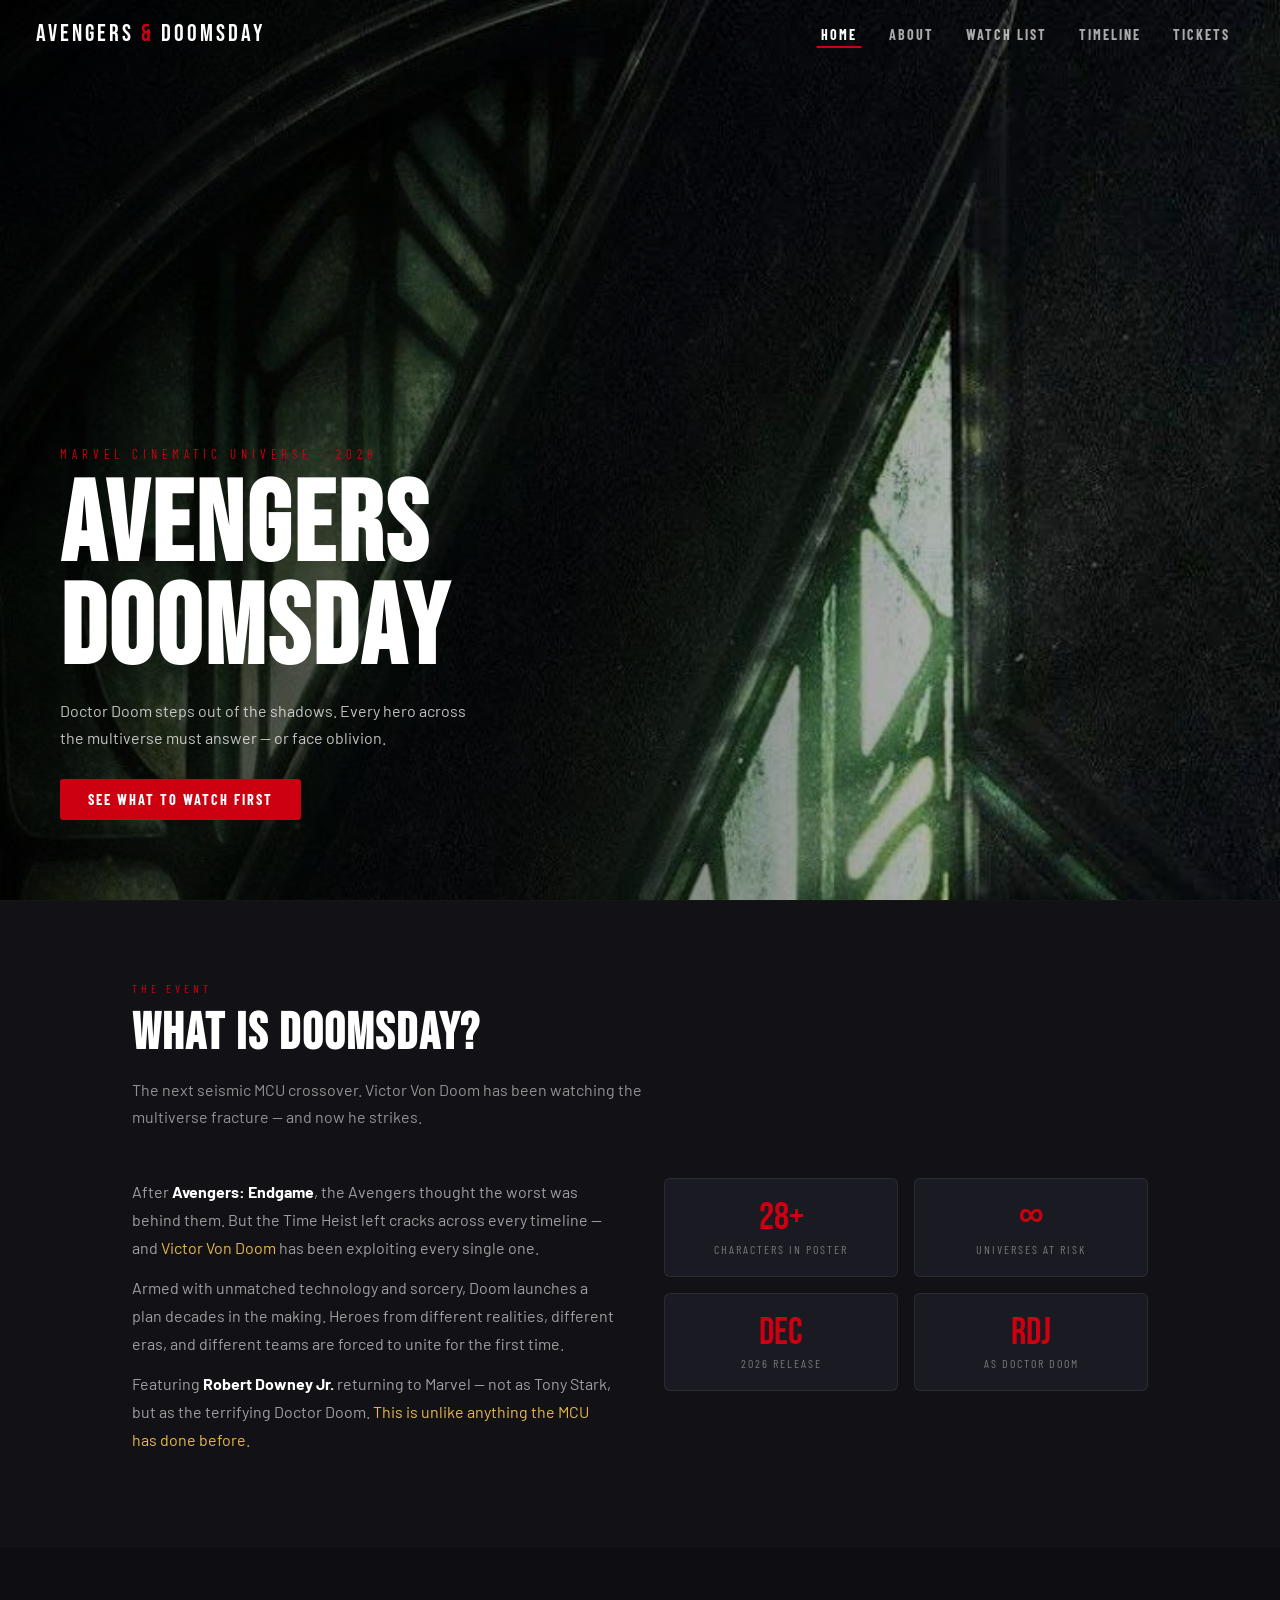
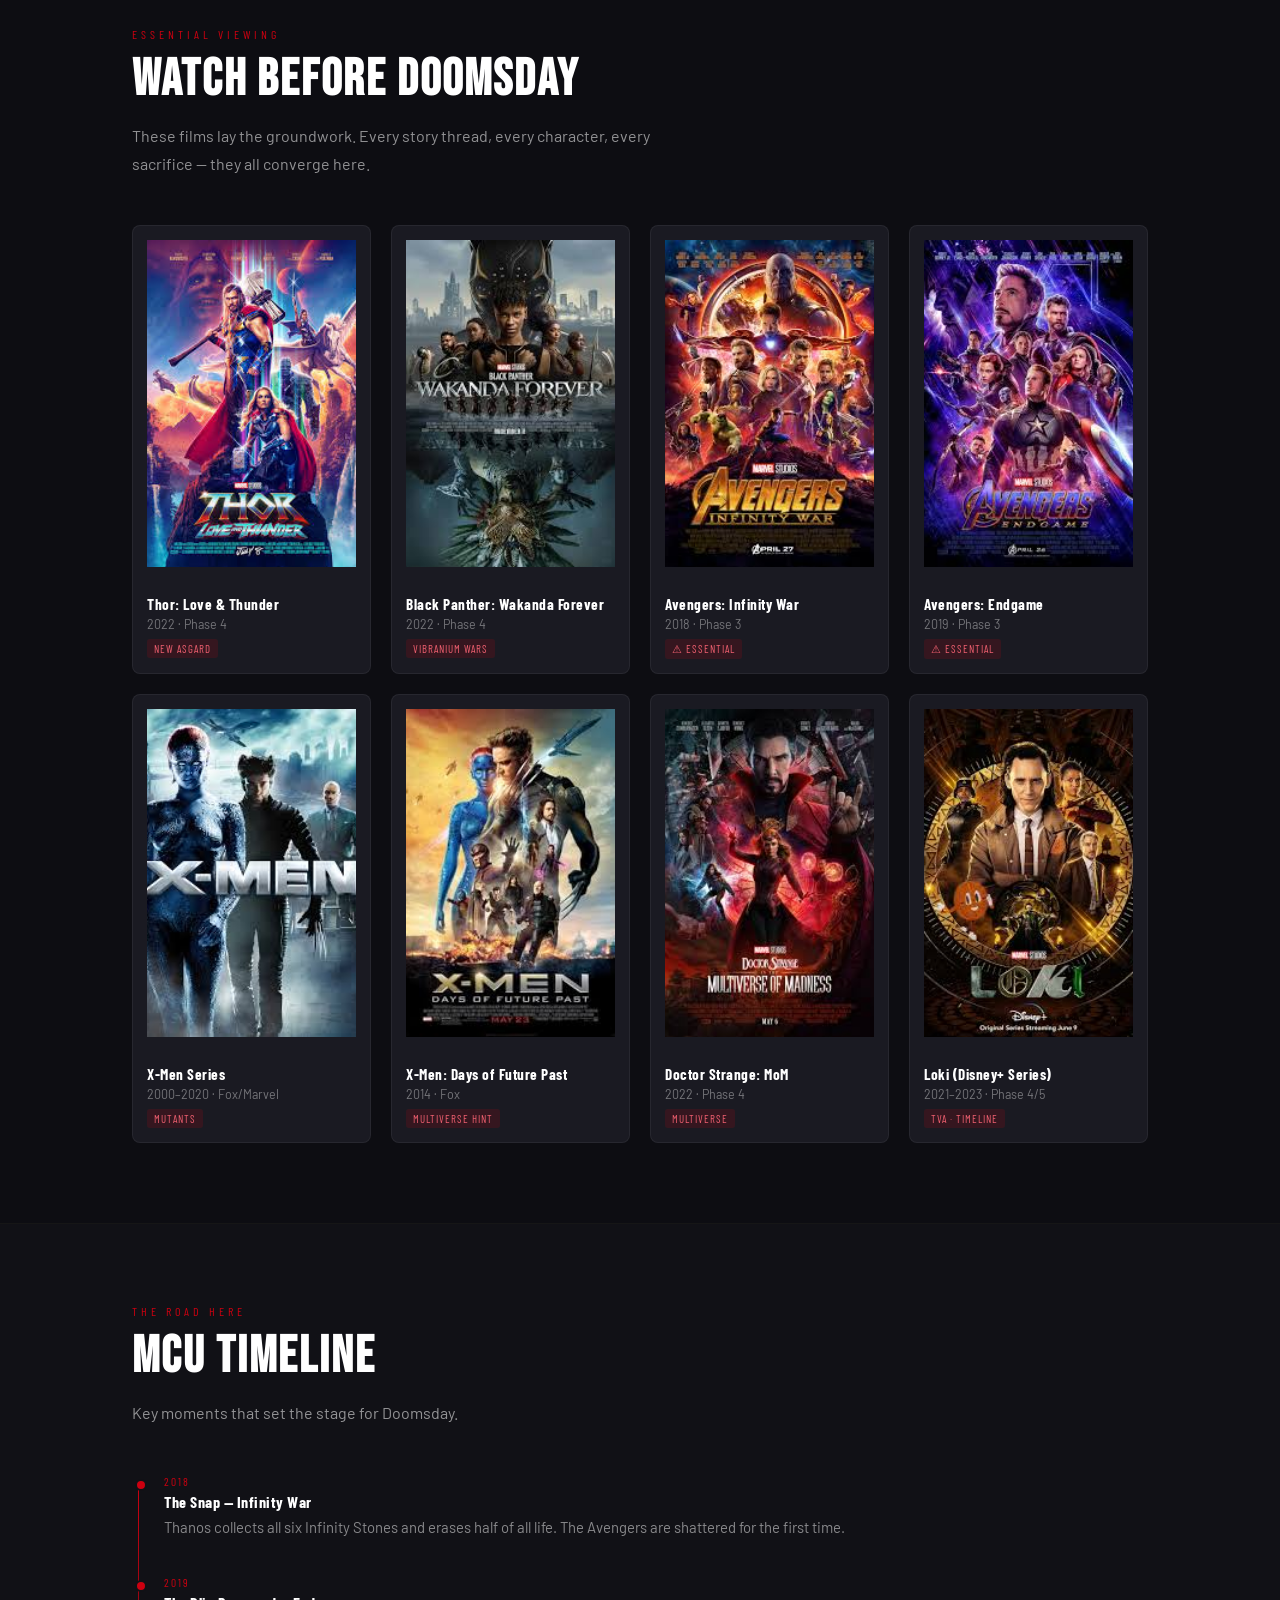
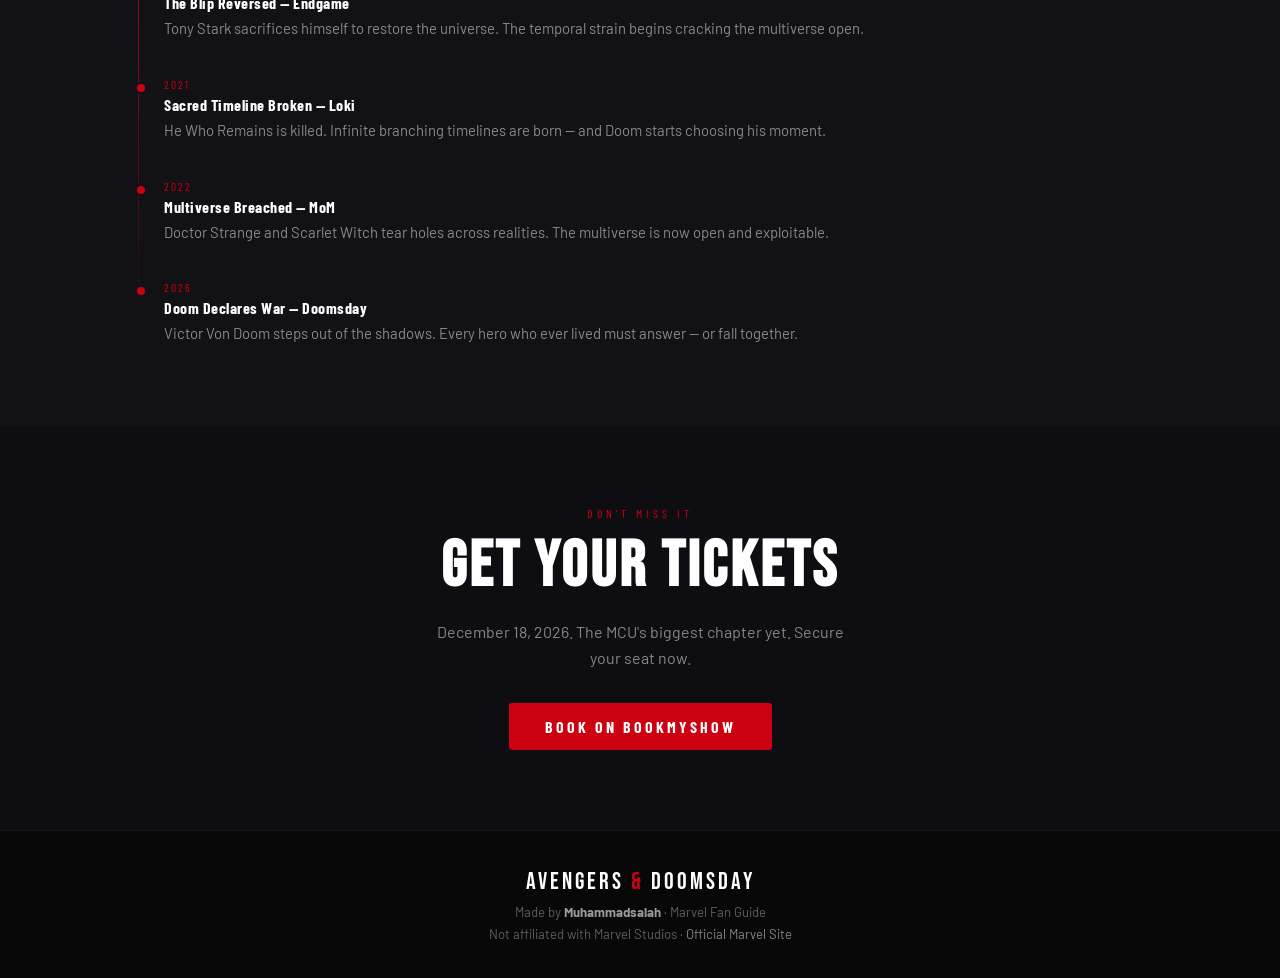
<file: doomsday/index.html>
<!DOCTYPE html>
<html lang="en">
<head>
  <meta charset="UTF-8"/>
  <meta name="viewport" content="width=device-width, initial-scale=1.0"/>
  <title>Avengers: Doomsday Guide</title>
  <link href="https://fonts.googleapis.com/css2?family=Bebas+Neue&family=Barlow+Condensed:wght@400;600;700&family=Barlow:wght@400;600&display=swap" rel="stylesheet"/>
  <style>
    *, *::before, *::after { box-sizing: border-box; margin: 0; padding: 0; }

    :root {
      --red:  #cc0010;
      --gold: #e8b84b;
      --dark: rgba(0,0,0,0.72);
      --nav-h: 66px;
    }

    html { scroll-behavior: smooth; }

    body {
      font-family: 'Barlow', sans-serif;
      color: #fff;
      background: #0a0a0a;
      overflow-x: hidden;
    }

    /* ── NAVBAR ── */
    nav {
      position: fixed;
      top: 0; left: 0; right: 0;
      height: var(--nav-h);
      z-index: 100;
      display: flex;
      align-items: center;
      justify-content: space-between;
      padding: 0 36px;
      transition: background 0.4s, box-shadow 0.4s;
      background: transparent;
    }

    nav.scrolled {
      background: rgba(5, 5, 8, 0.95);
      box-shadow: 0 2px 20px rgba(0,0,0,0.6);
      backdrop-filter: blur(10px);
    }

    .nav-logo {
      font-family: 'Bebas Neue', sans-serif;
      font-size: 1.5rem;
      letter-spacing: 3px;
      color: #fff;
      text-decoration: none;
    }
    .nav-logo span { color: var(--red); }

    .nav-links {
      display: flex;
      list-style: none;
      gap: 4px;
    }

    .nav-links a {
      font-family: 'Barlow Condensed', sans-serif;
      font-size: 0.88rem;
      font-weight: 700;
      letter-spacing: 2px;
      text-transform: uppercase;
      color: rgba(255,255,255,0.65);
      text-decoration: none;
      padding: 7px 14px;
      border-radius: 3px;
      position: relative;
      transition: color 0.2s, background 0.2s;
    }

    .nav-links a::after {
      content: '';
      position: absolute;
      bottom: 2px; left: 50%;
      width: 0; height: 2px;
      background: var(--red);
      transform: translateX(-50%);
      transition: width 0.25s;
    }

    .nav-links a:hover {
      color: #fff;
      background: rgba(255,255,255,0.07);
    }
    .nav-links a:hover::after { width: 70%; }

    .nav-links a.active { color: #fff; }
    .nav-links a.active::after { width: 70%; }

    /* Mobile */
    .hamburger { display: none; flex-direction: column; gap: 5px; cursor: pointer; background: none; border: none; padding: 4px; }
    .hamburger span { display: block; width: 24px; height: 2px; background: #fff; transition: transform 0.3s, opacity 0.3s; }
    .hamburger.open span:nth-child(1) { transform: translateY(7px) rotate(45deg); }
    .hamburger.open span:nth-child(2) { opacity: 0; }
    .hamburger.open span:nth-child(3) { transform: translateY(-7px) rotate(-45deg); }

    @media (max-width: 680px) {
      .nav-links { display: none; flex-direction: column; position: absolute; top: var(--nav-h); left: 0; right: 0; background: rgba(5,5,8,0.97); padding: 12px 20px 20px; }
      .nav-links.open { display: flex; }
      .hamburger { display: flex; }
    }

    /* ── HERO ── */
    #home {
      min-height: 100vh;
      display: flex;
      flex-direction: column;
      justify-content: flex-end;
      align-items: flex-start;
      padding: 0 60px 80px;
      position: relative;
      background-image: url('poster.jfif');
      background-size: cover;
      background-position: center top;
      background-repeat: no-repeat;
    }

    /* dark gradient overlay so text is readable */
    #home::before {
      content: '';
      position: absolute; inset: 0;
      background: linear-gradient(
        to right,
        rgba(0,0,0,0.80) 0%,
        rgba(0,0,0,0.40) 60%,
        rgba(0,0,0,0.10) 100%
      );
    }

    .hero-content { position: relative; max-width: 520px; }

    .hero-eyebrow {
      font-family: 'Barlow Condensed', sans-serif;
      font-size: 0.8rem;
      letter-spacing: 5px;
      text-transform: uppercase;
      color: var(--red);
      margin-bottom: 14px;
    }

    .hero-title {
      font-family: 'Bebas Neue', sans-serif;
      font-size: clamp(3.5rem, 9vw, 7rem);
      line-height: 0.92;
      letter-spacing: 3px;
    }

    .hero-sub {
      color: rgba(255,255,255,0.75);
      font-size: 1rem;
      line-height: 1.65;
      margin-top: 16px;
      max-width: 420px;
    }

    .hero-btn {
      display: inline-block;
      margin-top: 28px;
      background: var(--red);
      color: #fff;
      font-family: 'Barlow Condensed', sans-serif;
      font-weight: 700;
      font-size: 0.9rem;
      letter-spacing: 2px;
      text-transform: uppercase;
      padding: 12px 28px;
      border-radius: 3px;
      text-decoration: none;
      transition: background 0.2s, transform 0.2s;
    }
    .hero-btn:hover { background: #e8001a; transform: translateY(-2px); }

    @media (max-width: 560px) { #home { padding: 0 28px 60px; } }

    /* ── SHARED SECTION STYLES ── */
    section { padding: 80px 0; }
    .inner { max-width: 1080px; margin: 0 auto; padding: 0 32px; }

    .sec-label {
      font-family: 'Barlow Condensed', sans-serif;
      font-size: 0.75rem;
      letter-spacing: 4px;
      text-transform: uppercase;
      color: var(--red);
      margin-bottom: 8px;
    }
    .sec-title {
      font-family: 'Bebas Neue', sans-serif;
      font-size: clamp(2rem, 4vw, 3.2rem);
      letter-spacing: 2px;
      margin-bottom: 12px;
    }
    .sec-desc {
      color: rgba(255,255,255,0.55);
      font-size: 1rem;
      line-height: 1.7;
      max-width: 560px;
      margin-bottom: 48px;
    }

    /* ── ABOUT ── */
    #about { background: #111116; }

    .about-cols {
      display: grid;
      grid-template-columns: 1fr 1fr;
      gap: 48px;
      align-items: start;
    }
    .about-cols p {
      color: rgba(255,255,255,0.6);
      line-height: 1.75;
      margin-bottom: 12px;
    }
    .about-cols p strong { color: #fff; }
    .about-cols p em { color: var(--gold); font-style: normal; }

    .stats { display: grid; grid-template-columns: 1fr 1fr; gap: 16px; }
    .stat {
      background: #1a1a22;
      border: 1px solid rgba(255,255,255,0.07);
      border-radius: 6px;
      padding: 20px;
      text-align: center;
      transition: border-color 0.25s, transform 0.25s;
    }
    .stat:hover { border-color: rgba(204,0,16,0.45); transform: translateY(-3px); }
    .stat .n { font-family: 'Bebas Neue', sans-serif; font-size: 2.4rem; color: var(--red); line-height: 1; }
    .stat .l { font-family: 'Barlow Condensed', sans-serif; font-size: 0.75rem; letter-spacing: 2px; text-transform: uppercase; color: rgba(255,255,255,0.4); margin-top: 4px; }

    @media (max-width: 680px) { .about-cols { grid-template-columns: 1fr; } }

    /* ── MOVIES ── */
    #movies { background: #0d0d12; }

    .movies-grid {
      display: grid;
      grid-template-columns: repeat(auto-fill, minmax(200px, 1fr));
      gap: 20px;
    }

    .movie-card {
      background: #1a1a22;
      border: 1px solid rgba(255,255,255,0.06);
      border-radius: 8px;
      overflow: hidden;
      transition: transform 0.25s, border-color 0.25s;
    }
    .movie-card:hover { transform: translateY(-6px); border-color: rgba(204,0,16,0.4); }

    .movie-thumb {
      width: 100%;
      aspect-ratio: 2/3;
      display: flex;
      align-items: flex-end;
      padding: 14px;
      font-family: 'Bebas Neue', sans-serif;
      font-size: 1.15rem;
      letter-spacing: 1px;
      line-height: 1.2;
      color: #fff;
      text-shadow: 0 2px 6px #000;
    }

    .movie-info { padding: 14px; }
    .movie-info h3 {
      font-family: 'Barlow Condensed', sans-serif;
      font-weight: 700;
      font-size: 0.95rem;
      letter-spacing: 0.5px;
      margin-bottom: 4px;
    }
    .movie-info .yr { font-size: 0.78rem; color: rgba(255,255,255,0.4); }
    .movie-info .tag {
      display: inline-block;
      margin-top: 8px;
      font-size: 0.68rem;
      letter-spacing: 1px;
      text-transform: uppercase;
      background: rgba(204,0,16,0.15);
      color: #f06070;
      padding: 3px 7px;
      border-radius: 3px;
      font-family: 'Barlow Condensed', sans-serif;
    }

    /* ── TIMELINE ── */
    #timeline { background: #111116; }

    .tl { position: relative; padding-left: 32px; display: flex; flex-direction: column; gap: 36px; }
    .tl::before { content: ''; position: absolute; left: 6px; top: 8px; bottom: 8px; width: 1px; background: linear-gradient(to bottom, var(--red), transparent); }

    .tl-item { position: relative; }
    .tl-item::before {
      content: '';
      position: absolute; left: -29px; top: 5px;
      width: 12px; height: 12px; border-radius: 50%;
      background: var(--red); border: 2px solid #111116;
    }
    .tl-item .yr { font-family: 'Barlow Condensed', sans-serif; font-size: 0.72rem; letter-spacing: 2px; text-transform: uppercase; color: var(--red); margin-bottom: 4px; }
    .tl-item h4 { font-family: 'Barlow Condensed', sans-serif; font-weight: 700; font-size: 1rem; letter-spacing: 0.5px; margin-bottom: 4px; }
    .tl-item p { color: rgba(255,255,255,0.5); font-size: 0.93rem; line-height: 1.65; }

    /* ── TICKETS ── */
    #tickets {
      background: #0d0d12;
      text-align: center;
    }
    .cta-title { font-family: 'Bebas Neue', sans-serif; font-size: clamp(2.2rem, 5vw, 4rem); letter-spacing: 3px; margin-bottom: 14px; }
    .cta-desc { color: rgba(255,255,255,0.5); font-size: 1rem; max-width: 440px; margin: 0 auto 32px; line-height: 1.65; }
    .cta-btn {
      display: inline-block;
      background: var(--red);
      color: #fff;
      font-family: 'Barlow Condensed', sans-serif;
      font-weight: 700;
      font-size: 1rem;
      letter-spacing: 3px;
      text-transform: uppercase;
      padding: 14px 36px;
      border-radius: 3px;
      text-decoration: none;
      transition: background 0.2s, transform 0.2s;
    }
    .cta-btn:hover { background: #e8001a; transform: translateY(-2px); }

    /* ── FOOTER ── */
    footer {
      background: #080808;
      text-align: center;
      padding: 36px 24px;
      border-top: 1px solid rgba(255,255,255,0.05);
    }
    footer .fl { font-family: 'Bebas Neue', sans-serif; font-size: 1.5rem; letter-spacing: 3px; margin-bottom: 8px; }
    footer .fl span { color: var(--red); }
    footer p { color: rgba(255,255,255,0.35); font-size: 0.82rem; }
    footer a { color: rgba(255,255,255,0.5); text-decoration: none; }
    footer a:hover { color: #fff; }

    /* ── DIVIDER ── */
    .div { border: none; border-top: 1px solid rgba(255,255,255,0.05); }

    /* ── SCROLL REVEAL ── */
    .rev { opacity: 0; transform: translateY(24px); transition: opacity 0.6s ease, transform 0.6s ease; }
    .rev.in { opacity: 1; transform: none; }
  </style>
</head>
<body>

<!-- NAVBAR -->
<nav id="navbar">
  <a class="nav-logo" href="#home">AVENGERS <span>&</span> DOOMSDAY</a>
  <button class="hamburger" id="ham" aria-label="Menu"><span></span><span></span><span></span></button>
  <ul class="nav-links" id="navLinks">
    <li><a href="#home"     class="nl active">Home</a></li>
    <li><a href="#about"    class="nl">About</a></li>
    <li><a href="#movies"   class="nl">Watch List</a></li>
    <li><a href="#timeline" class="nl">Timeline</a></li>
    <li><a href="#tickets"  class="nl">Tickets</a></li>
  </ul>
</nav>

<!-- HERO -->
<section id="home">
  <div class="hero-content">
    <p class="hero-eyebrow">Marvel Cinematic Universe · 2026</p>
    <h1 class="hero-title">Avengers<br>Doomsday</h1>
    <p class="hero-sub">
      Doctor Doom steps out of the shadows. Every hero across the multiverse must answer — or face oblivion.
    </p>
    <a href="#movies" class="hero-btn">See What to Watch First</a>
  </div>
</section>

<hr class="div">

<!-- ABOUT -->
<section id="about">
  <div class="inner">
    <p class="sec-label rev">The Event</p>
    <h2 class="sec-title rev">What Is Doomsday?</h2>
    <p class="sec-desc rev">The next seismic MCU crossover. Victor Von Doom has been watching the multiverse fracture — and now he strikes.</p>
    <div class="about-cols">
      <div class="rev">
        <p>After <strong>Avengers: Endgame</strong>, the Avengers thought the worst was behind them. But the Time Heist left cracks across every timeline — and <em>Victor Von Doom</em> has been exploiting every single one.</p>
        <p>Armed with unmatched technology and sorcery, Doom launches a plan decades in the making. Heroes from different realities, different eras, and different teams are forced to unite for the first time.</p>
        <p>Featuring <strong>Robert Downey Jr.</strong> returning to Marvel — not as Tony Stark, but as the terrifying Doctor Doom. <em>This is unlike anything the MCU has done before.</em></p>
      </div>
      <div class="stats rev">
        <div class="stat"><div class="n">28+</div><div class="l">Characters in Poster</div></div>
        <div class="stat"><div class="n">∞</div><div class="l">Universes at Risk</div></div>
        <div class="stat"><div class="n">Dec</div><div class="l">2026 Release</div></div>
        <div class="stat"><div class="n">RDJ</div><div class="l">As Doctor Doom</div></div>
      </div>
    </div>
  </div>
</section>

<hr class="div">

<!-- MOVIES -->
<section id="movies">
  <div class="inner">
    <p class="sec-label rev">Essential Viewing</p>
    <h2 class="sec-title rev">Watch Before Doomsday</h2>
    <p class="sec-desc rev">These films lay the groundwork. Every story thread, every character, every sacrifice — they all converge here.</p>
    <div class="movies-grid">

      <div class="movie-card rev">
        <img src="thor.jfif" class="movie-thumb" alt="Thor: Love and Thunder" style="object-fit:cover;">
        <div class="movie-info">
          <h3>Thor: Love &amp; Thunder</h3>
          <div class="yr">2022 · Phase 4</div>
          <div class="tag">New Asgard</div>
        </div>
      </div>

      <div class="movie-card rev">
        <img src="bp2.jfif" class="movie-thumb" alt="Black Panther: Wakanda Forever" style="object-fit:cover;">
        <div class="movie-info">
          <h3>Black Panther: Wakanda Forever</h3>
          <div class="yr">2022 · Phase 4</div>
          <div class="tag">Vibranium Wars</div>
        </div>
      </div>

      <div class="movie-card rev">
        <img src="infinitywar.jfif" class="movie-thumb" alt="Avengers: Infinity War" style="object-fit:cover;">
        <div class="movie-info">
          <h3>Avengers: Infinity War</h3>
          <div class="yr">2018 · Phase 3</div>
          <div class="tag">⚠ Essential</div>
        </div>
      </div>

      <div class="movie-card rev">
        <img src="endgame.jfif" class="movie-thumb" alt="Avengers: Endgame" style="object-fit:cover;">
        <div class="movie-info">
          <h3>Avengers: Endgame</h3>
          <div class="yr">2019 · Phase 3</div>
          <div class="tag">⚠ Essential</div>
        </div>
      </div>

      <div class="movie-card rev">
        <img src="xmen.jfif" class="movie-thumb" alt="X-Men Series" style="object-fit:cover;">
        <div class="movie-info">
          <h3>X-Men Series</h3>
          <div class="yr">2000–2020 · Fox/Marvel</div>
          <div class="tag">Mutants</div>
        </div>
      </div>

      <div class="movie-card rev">
        <img src="xmen 2.jfif" class="movie-thumb" alt="X-Men: Days of Future Past" style="object-fit:cover;">
        <div class="movie-info">
          <h3>X-Men: Days of Future Past</h3>
          <div class="yr">2014 · Fox</div>
          <div class="tag">Multiverse Hint</div>
        </div>
      </div>

      <div class="movie-card rev">
        <img src="multiverse.jfif" class="movie-thumb" alt="Multiverse of Madness" style="object-fit:cover;">
        <div class="movie-info">
          <h3>Doctor Strange: MoM</h3>
          <div class="yr">2022 · Phase 4</div>
          <div class="tag">Multiverse</div>
        </div>
      </div>

      <div class="movie-card rev">
        <img src="loki.jfif" class="movie-thumb" alt="Loki (Disney+ Series)" style="object-fit:cover;">
        <div class="movie-info">
          <h3>Loki (Disney+ Series)</h3>
          <div class="yr">2021–2023 · Phase 4/5</div>
          <div class="tag">TVA · Timeline</div>
        </div>
      </div>

    </div>
  </div>
</section>

<hr class="div">

<!-- TIMELINE -->
<section id="timeline">
  <div class="inner">
    <p class="sec-label rev">The Road Here</p>
    <h2 class="sec-title rev">MCU Timeline</h2>
    <p class="sec-desc rev">Key moments that set the stage for Doomsday.</p>
    <div class="tl">
      <div class="tl-item rev">
        <div class="yr">2018</div>
        <h4>The Snap — Infinity War</h4>
        <p>Thanos collects all six Infinity Stones and erases half of all life. The Avengers are shattered for the first time.</p>
      </div>
      <div class="tl-item rev">
        <div class="yr">2019</div>
        <h4>The Blip Reversed — Endgame</h4>
        <p>Tony Stark sacrifices himself to restore the universe. The temporal strain begins cracking the multiverse open.</p>
      </div>
      <div class="tl-item rev">
        <div class="yr">2021</div>
        <h4>Sacred Timeline Broken — Loki</h4>
        <p>He Who Remains is killed. Infinite branching timelines are born — and Doom starts choosing his moment.</p>
      </div>
      <div class="tl-item rev">
        <div class="yr">2022</div>
        <h4>Multiverse Breached — MoM</h4>
        <p>Doctor Strange and Scarlet Witch tear holes across realities. The multiverse is now open and exploitable.</p>
      </div>
      <div class="tl-item rev">
        <div class="yr">2026</div>
        <h4>Doom Declares War — Doomsday</h4>
        <p>Victor Von Doom steps out of the shadows. Every hero who ever lived must answer — or fall together.</p>
      </div>
    </div>
  </div>
</section>

<!-- TICKETS -->
<section id="tickets">
  <div class="inner">
    <p class="sec-label rev">Don't Miss It</p>
    <h2 class="cta-title rev">Get Your Tickets</h2>
    <p class="cta-desc rev">December 18, 2026. The MCU's biggest chapter yet. Secure your seat now.</p>
    <a href="https://in.bookmyshow.com" target="_blank" class="cta-btn rev">Book on BookMyShow</a>
  </div>
</section>

<!-- FOOTER -->
<footer>
  <div class="fl">AVENGERS <span>&</span> DOOMSDAY</div>
  <p>Made by <strong style="color:rgba(255,255,255,0.6)">Muhammadsalah</strong> · Marvel Fan Guide</p>
  <p style="margin-top:6px;">Not affiliated with Marvel Studios · <a href="https://www.marvel.com/movies/avengers-doomsday" target="_blank">Official Marvel Site</a></p>
</footer>

<script>
  // Scroll: darken navbar
  const nav = document.getElementById('navbar');
  window.addEventListener('scroll', () => {
    nav.classList.toggle('scrolled', window.scrollY > 60);
  });

  // Hamburger
  const ham = document.getElementById('ham');
  const nl  = document.getElementById('navLinks');
  ham.addEventListener('click', () => {
    ham.classList.toggle('open');
    nl.classList.toggle('open');
  });
  document.querySelectorAll('.nl').forEach(a => {
    a.addEventListener('click', () => { ham.classList.remove('open'); nl.classList.remove('open'); });
  });

  // Active nav link on scroll
  const secs = document.querySelectorAll('section[id]');
  const links = document.querySelectorAll('.nl');
  new IntersectionObserver(entries => {
    entries.forEach(e => {
      if (e.isIntersecting) {
        links.forEach(a => a.classList.remove('active'));
        const a = document.querySelector(`.nl[href="#${e.target.id}"]`);
        if (a) a.classList.add('active');
      }
    });
  }, { rootMargin: '-40% 0px -55% 0px' }).observe && secs.forEach(s => {
    new IntersectionObserver(entries => {
      entries.forEach(e => {
        if (e.isIntersecting) {
          links.forEach(a => a.classList.remove('active'));
          const a = document.querySelector(`.nl[href="#${e.target.id}"]`);
          if (a) a.classList.add('active');
        }
      });
    }, { rootMargin: '-40% 0px -55% 0px' }).observe(s);
  });

  // Scroll reveal
  new IntersectionObserver((entries, obs) => {
    entries.forEach((e, i) => {
      if (e.isIntersecting) {
        setTimeout(() => e.target.classList.add('in'), i * 55);
        obs.unobserve(e.target);
      }
    });
  }, { rootMargin: '0px 0px -60px 0px' }).observe && document.querySelectorAll('.rev').forEach(el => {
    new IntersectionObserver((entries, obs) => {
      entries.forEach(e => {
        if (e.isIntersecting) { e.target.classList.add('in'); obs.unobserve(e.target); }
      });
    }, { rootMargin: '0px 0px -60px 0px' }).observe(el);
  });
</script>
</body>
</html>
</file>
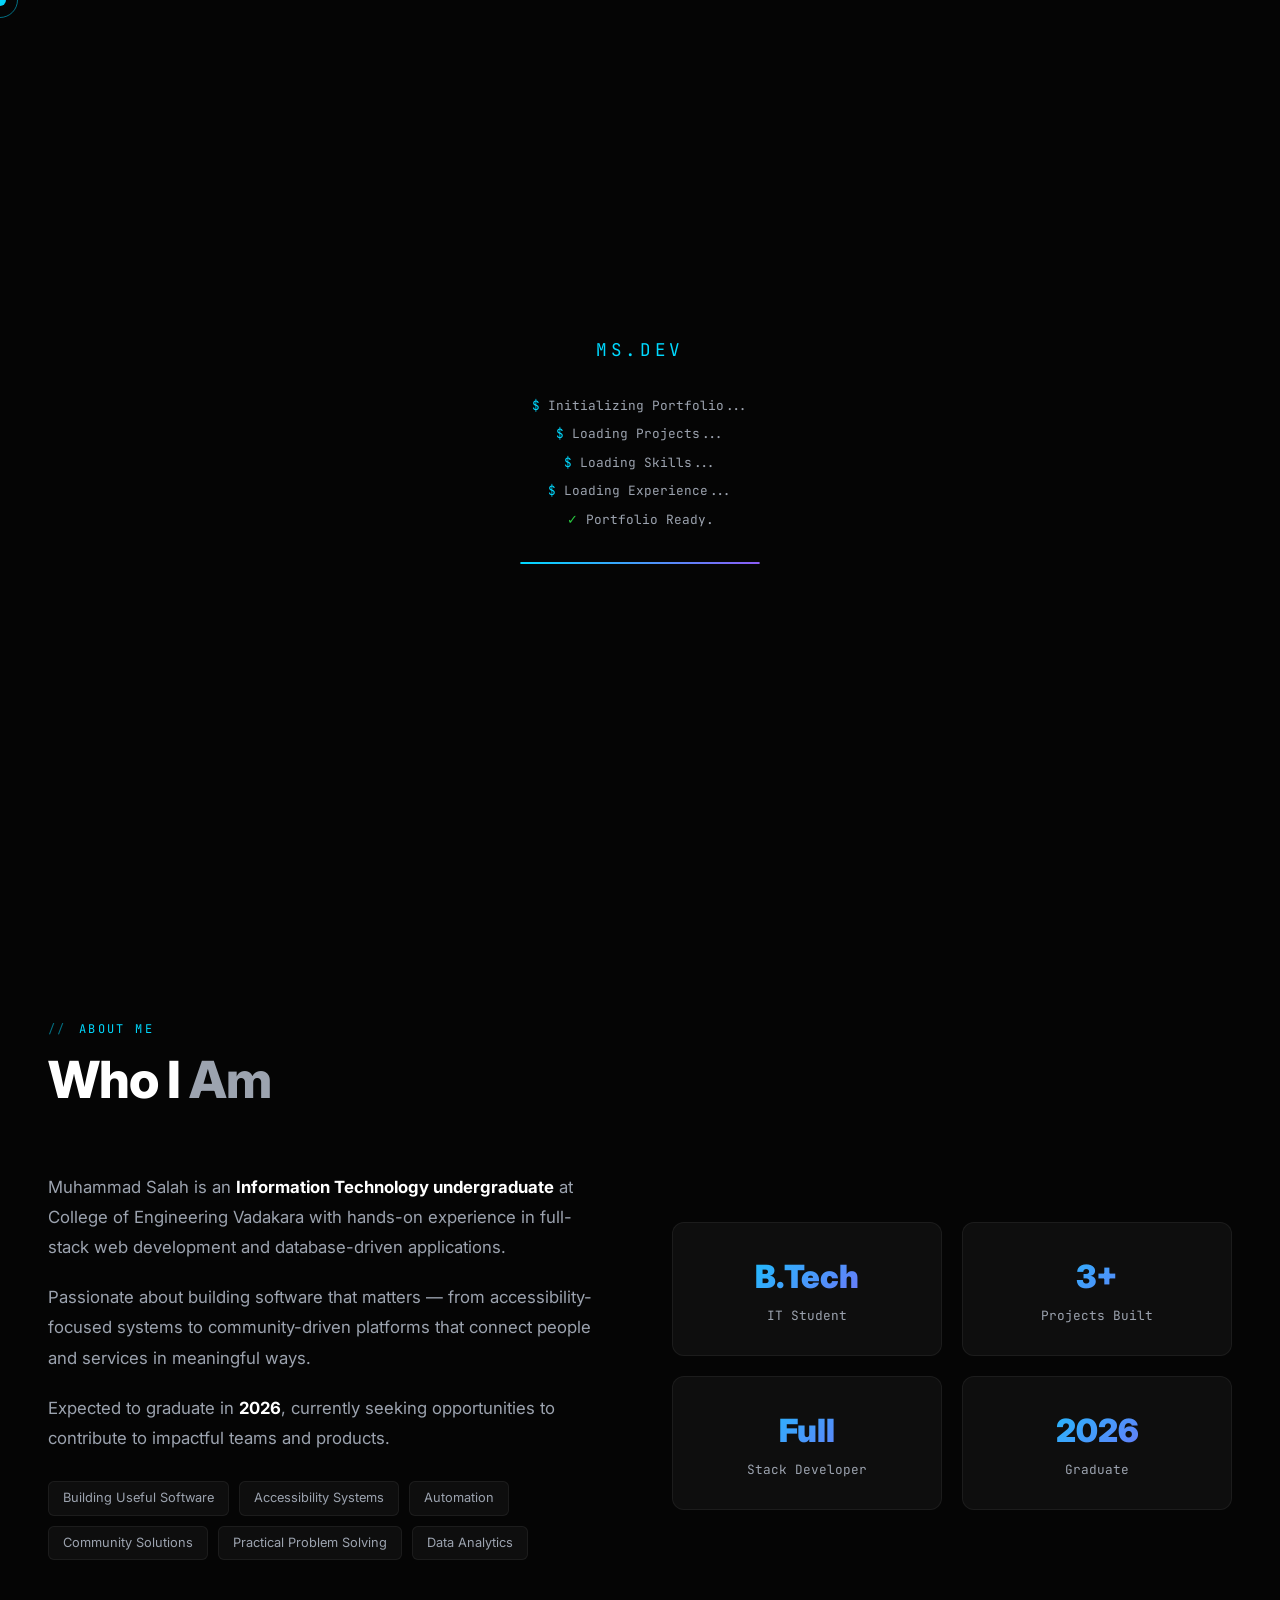
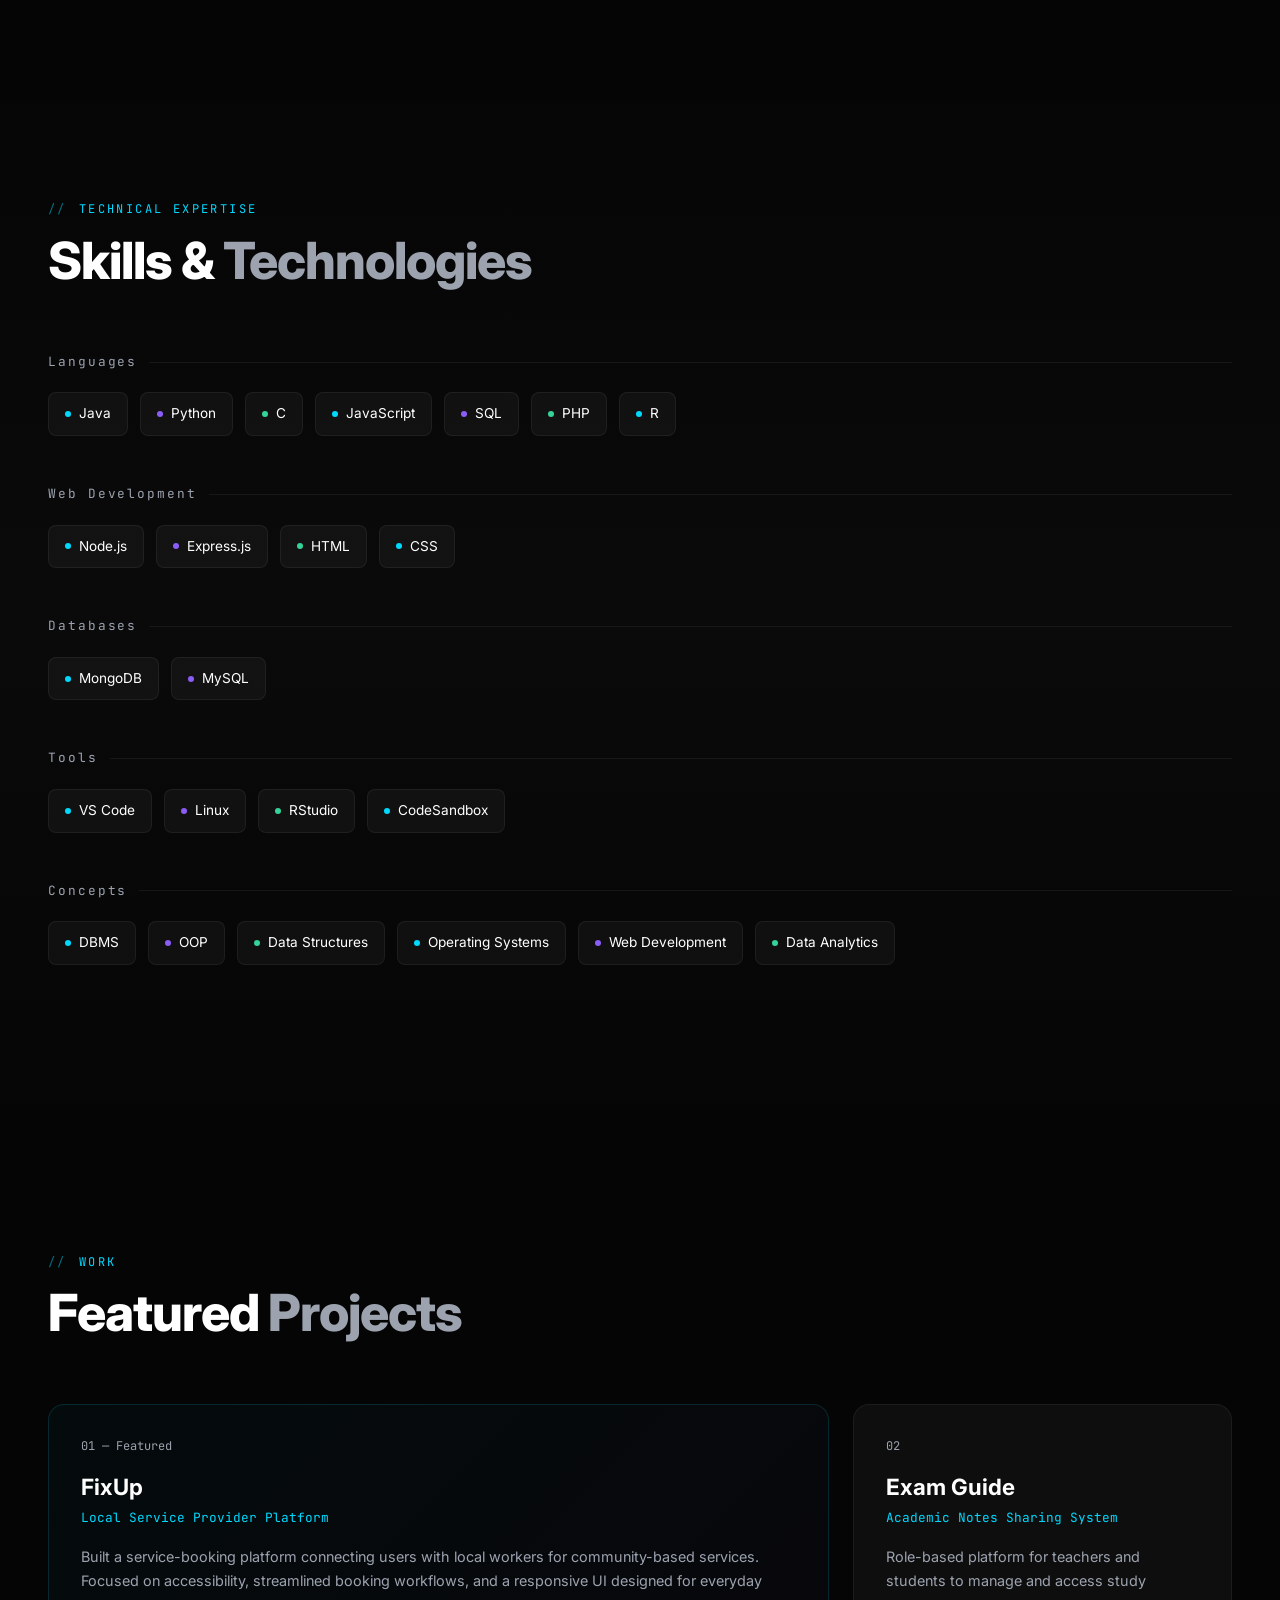
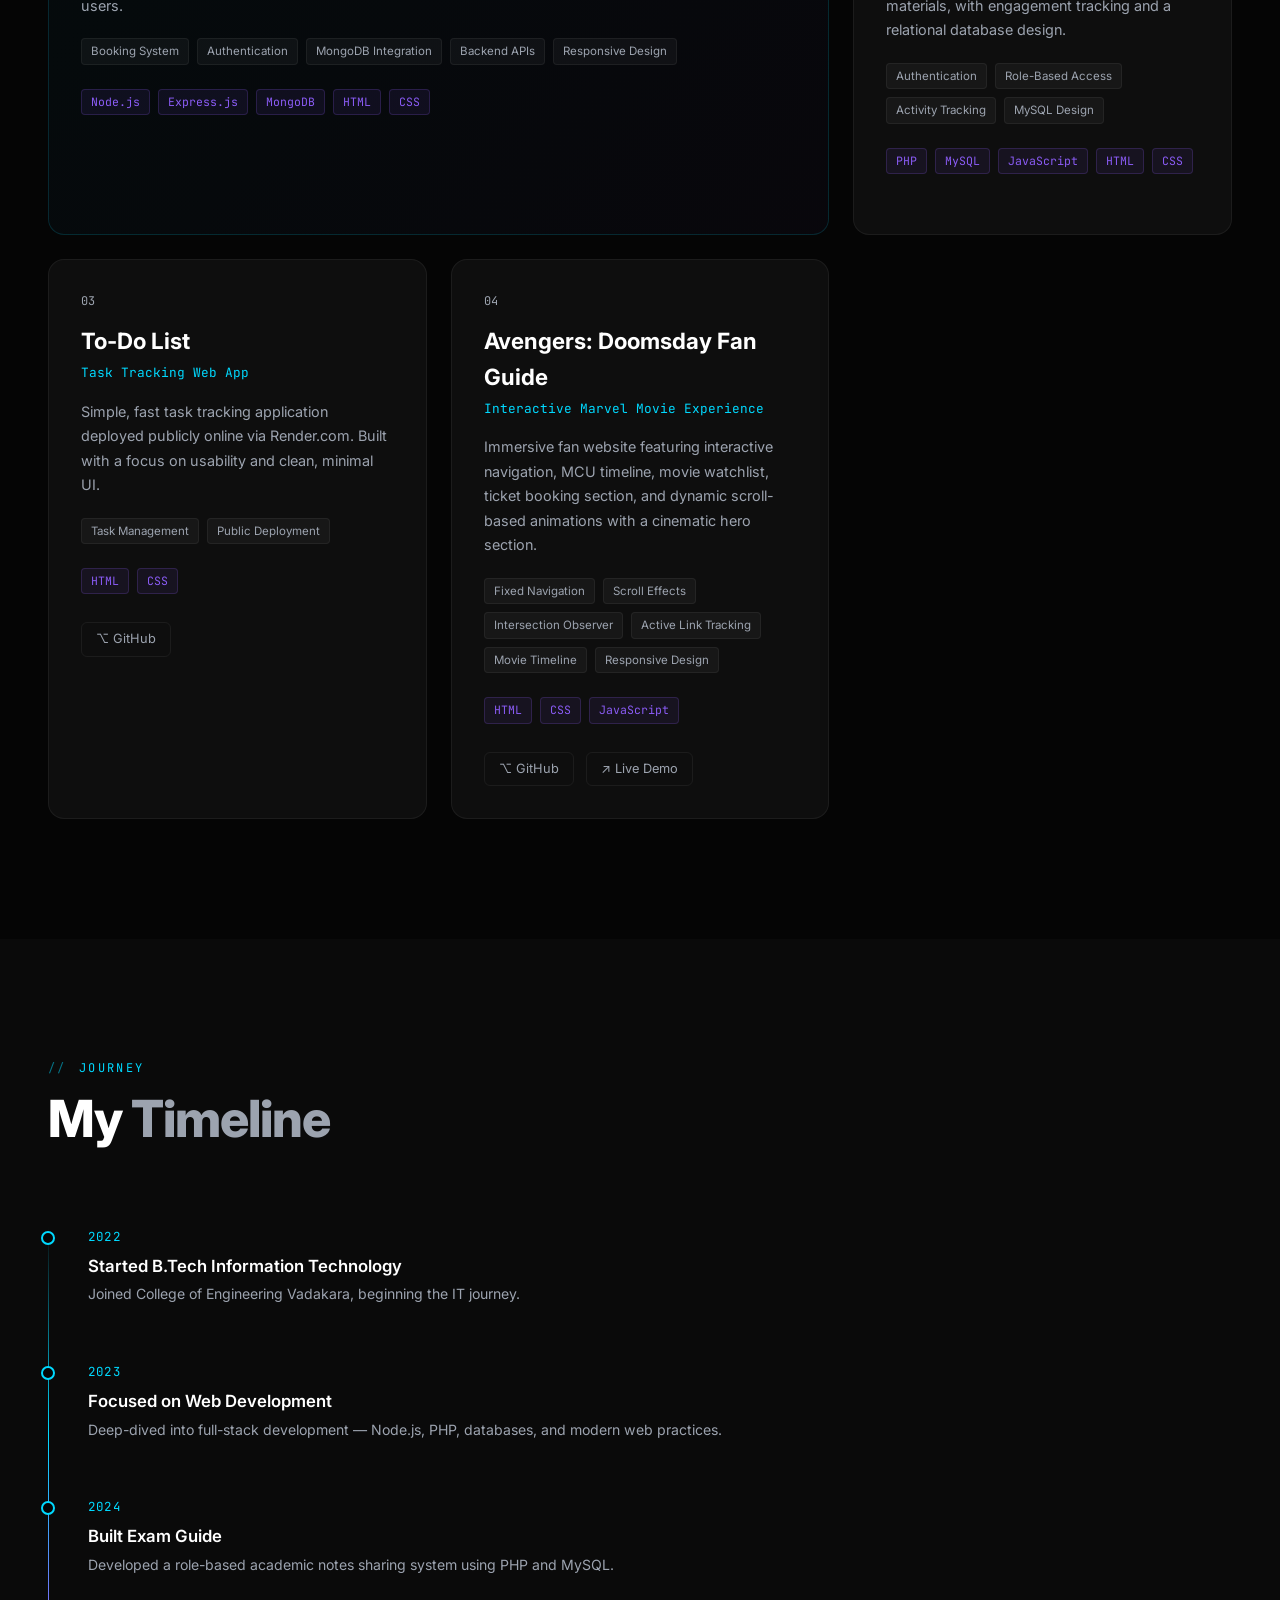
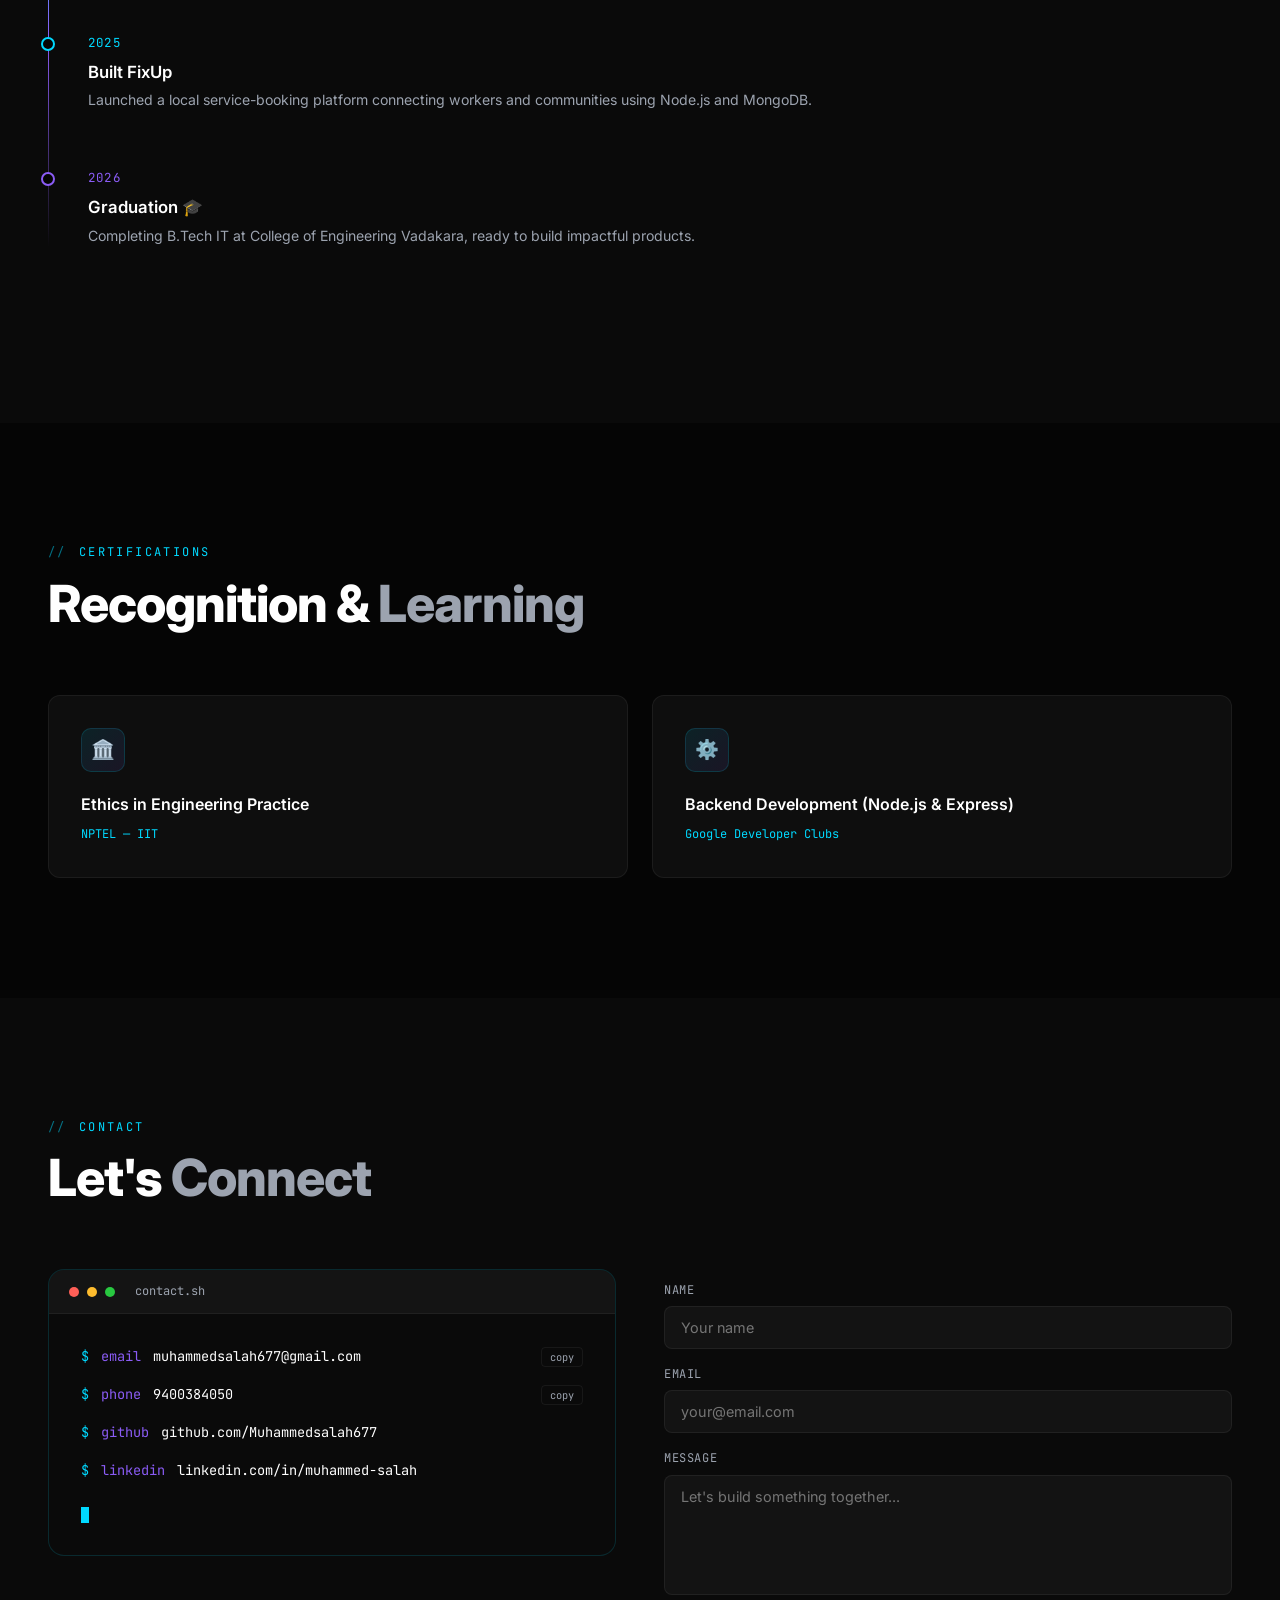
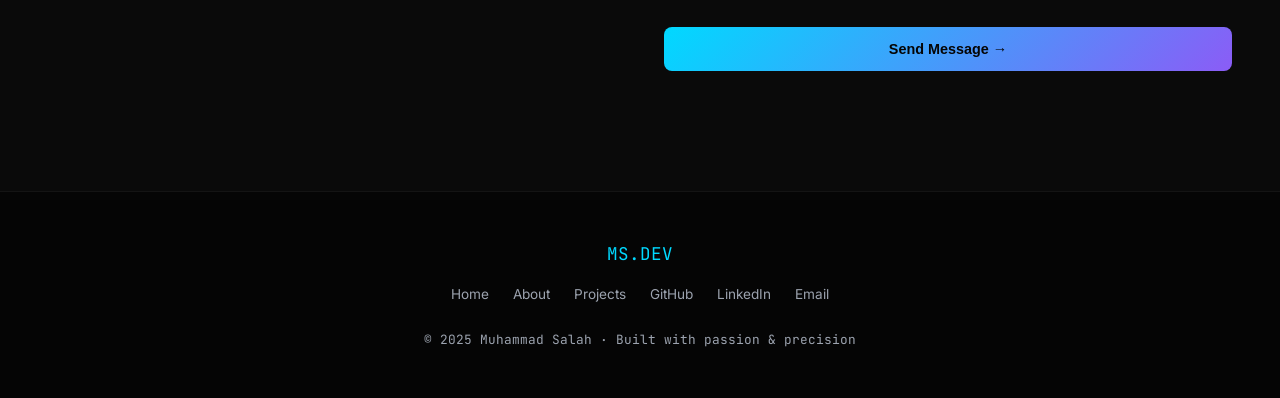
<file: portfolio/index.html>
<!DOCTYPE html>
<html lang="en">
<head>
<meta charset="UTF-8">
<meta name="viewport" content="width=device-width, initial-scale=1.0">
<title>Muhammad Salah — Full Stack Developer</title>
<meta name="description" content="Muhammad Salah — IT Undergraduate & Full Stack Developer building practical web applications that solve real-world problems.">
<link rel="preconnect" href="https://fonts.googleapis.com">
<link href="https://fonts.googleapis.com/css2?family=Inter:wght@300;400;500;600;700;800;900&family=JetBrains+Mono:wght@400;500;700&display=swap" rel="stylesheet">
<style>
:root {
  --bg: #050505;
  --bg2: #0a0a0a;
  --cyan: #00D9FF;
  --purple: #8B5CF6;
  --white: #ffffff;
  --muted: #9ca3af;
  --border: rgba(255,255,255,0.06);
  --glass: rgba(255,255,255,0.04);
  --glow-cyan: 0 0 40px rgba(0,217,255,0.15);
  --glow-purple: 0 0 40px rgba(139,92,246,0.15);
  --font-main: 'Inter', sans-serif;
  --font-mono: 'JetBrains Mono', monospace;
}
*,*::before,*::after{box-sizing:border-box;margin:0;padding:0}
html{scroll-behavior:smooth;overflow-x:hidden}
body{background:var(--bg);color:var(--white);font-family:var(--font-main);line-height:1.6;overflow-x:hidden;cursor:none}

/* ── CUSTOM CURSOR ── */
#cursor{position:fixed;width:12px;height:12px;background:var(--cyan);border-radius:50%;pointer-events:none;z-index:9999;transform:translate(-50%,-50%);transition:transform .1s,width .3s,height .3s,background .3s;mix-blend-mode:difference}
#cursor-ring{position:fixed;width:36px;height:36px;border:1px solid rgba(0,217,255,0.5);border-radius:50%;pointer-events:none;z-index:9998;transform:translate(-50%,-50%);transition:transform .15s ease-out,width .3s,height .3s,opacity .3s}
body:hover #cursor{opacity:1}

/* ── LOADER ── */
#loader{position:fixed;inset:0;background:var(--bg);z-index:9997;display:flex;flex-direction:column;align-items:center;justify-content:center;gap:8px}
#loader .logo-text{font-family:var(--font-mono);font-size:1.1rem;color:var(--cyan);letter-spacing:.2em;margin-bottom:24px;opacity:0;animation:fadeIn .5s .2s forwards}
#loader .line{font-family:var(--font-mono);font-size:.8rem;color:var(--muted);opacity:0;transform:translateX(-10px)}
#loader .line span{color:var(--cyan)}
#loader .bar{width:240px;height:2px;background:rgba(255,255,255,0.06);border-radius:2px;margin-top:24px;overflow:hidden;opacity:0;animation:fadeIn .3s 2.5s forwards}
#loader .bar-fill{height:100%;width:0%;background:linear-gradient(90deg,var(--cyan),var(--purple));border-radius:2px;animation:barFill 2s 2.5s ease forwards}
@keyframes barFill{to{width:100%}}
@keyframes fadeIn{to{opacity:1}}

/* ── SCROLL PROGRESS ── */
#progress{position:fixed;top:0;left:0;height:2px;background:linear-gradient(90deg,var(--cyan),var(--purple));z-index:9000;transition:width .1s linear;width:0%}

/* ── NAV ── */
nav{position:fixed;top:0;width:100%;z-index:1000;padding:20px 48px;display:flex;align-items:center;justify-content:space-between;transition:all .4s}
nav.scrolled{background:rgba(5,5,5,0.85);backdrop-filter:blur(20px);border-bottom:1px solid var(--border);padding:14px 48px}
.nav-logo{font-family:var(--font-mono);font-size:.9rem;color:var(--cyan);text-decoration:none;letter-spacing:.1em}
.nav-logo span{color:var(--white)}
.nav-links{display:flex;gap:32px;list-style:none}
.nav-links a{color:var(--muted);text-decoration:none;font-size:.85rem;font-weight:500;letter-spacing:.05em;transition:color .3s;position:relative}
.nav-links a::after{content:'';position:absolute;bottom:-4px;left:0;width:0;height:1px;background:var(--cyan);transition:width .3s}
.nav-links a:hover{color:var(--white)}
.nav-links a:hover::after{width:100%}
.nav-cta{background:transparent;border:1px solid var(--cyan);color:var(--cyan);padding:8px 20px;border-radius:6px;font-size:.8rem;font-family:var(--font-mono);cursor:pointer;transition:all .3s;text-decoration:none}
.nav-cta:hover{background:var(--cyan);color:var(--bg)}
.menu-btn{display:none;background:none;border:none;color:var(--white);font-size:1.4rem;cursor:pointer;z-index:100}
@media(max-width:768px){.nav-links,.nav-cta{display:none}.menu-btn{display:block}nav{padding:16px 24px}}

/* ── HERO ── */
#hero{position:relative;min-height:100vh;display:flex;align-items:center;justify-content:center;overflow:hidden;padding:120px 48px 80px}
#particles-canvas{position:absolute;inset:0;z-index:0}
.hero-glow{position:absolute;width:600px;height:600px;border-radius:50%;background:radial-gradient(circle,rgba(0,217,255,0.06) 0%,transparent 70%);pointer-events:none;transition:transform .1s;z-index:0}
.hero-grid{position:absolute;inset:0;background-image:linear-gradient(rgba(255,255,255,0.02) 1px,transparent 1px),linear-gradient(90deg,rgba(255,255,255,0.02) 1px,transparent 1px);background-size:60px 60px;z-index:0;mask-image:radial-gradient(ellipse at center,black 40%,transparent 80%)}
.hero-content{position:relative;z-index:1;text-align:center;max-width:900px}
.hero-badge{display:inline-flex;align-items:center;gap:8px;background:rgba(0,217,255,0.08);border:1px solid rgba(0,217,255,0.2);border-radius:100px;padding:6px 16px;font-family:var(--font-mono);font-size:.75rem;color:var(--cyan);margin-bottom:32px;opacity:0;transform:translateY(20px);animation:slideUp .7s .3s forwards}
.hero-badge::before{content:'';width:6px;height:6px;border-radius:50%;background:var(--cyan);animation:pulse 2s infinite}
@keyframes pulse{0%,100%{opacity:1;transform:scale(1)}50%{opacity:.5;transform:scale(.8)}}
.hero-name{font-size:clamp(3rem,8vw,7rem);font-weight:900;line-height:1;letter-spacing:-.02em;opacity:0;transform:translateY(30px);animation:slideUp .8s .5s forwards}
.hero-name span{background:linear-gradient(135deg,var(--white) 0%,rgba(255,255,255,.7) 100%);-webkit-background-clip:text;-webkit-text-fill-color:transparent;background-clip:text}
.hero-name .accent{background:linear-gradient(135deg,var(--cyan),var(--purple));-webkit-background-clip:text;-webkit-text-fill-color:transparent;background-clip:text}
.hero-role{font-family:var(--font-mono);font-size:clamp(1rem,2.5vw,1.4rem);color:var(--cyan);margin-top:16px;min-height:2em;opacity:0;animation:slideUp .8s .7s forwards}
.hero-role .cursor-blink{display:inline-block;width:2px;height:1.2em;background:var(--cyan);margin-left:2px;animation:blink .7s infinite;vertical-align:middle}
@keyframes blink{0%,100%{opacity:1}50%{opacity:0}}
.hero-sub{font-size:1.05rem;color:var(--muted);max-width:520px;margin:24px auto 0;opacity:0;animation:slideUp .8s .9s forwards}
.hero-buttons{display:flex;gap:16px;justify-content:center;flex-wrap:wrap;margin-top:48px;opacity:0;animation:slideUp .8s 1.1s forwards}
.btn{display:inline-flex;align-items:center;gap:8px;padding:14px 28px;border-radius:8px;font-size:.9rem;font-weight:600;text-decoration:none;cursor:pointer;transition:all .3s;border:none;position:relative;overflow:hidden}
.btn-primary{background:linear-gradient(135deg,var(--cyan),var(--purple));color:var(--bg);font-weight:700}
.btn-primary::before{content:'';position:absolute;inset:0;background:linear-gradient(135deg,var(--purple),var(--cyan));opacity:0;transition:opacity .3s}
.btn-primary:hover::before{opacity:1}
.btn-primary:hover{transform:translateY(-2px);box-shadow:0 8px 32px rgba(0,217,255,0.3)}
.btn-outline{background:transparent;color:var(--white);border:1px solid rgba(255,255,255,0.15)}
.btn-outline:hover{border-color:var(--cyan);color:var(--cyan);transform:translateY(-2px);box-shadow:0 8px 24px rgba(0,217,255,0.1)}
.btn span{position:relative;z-index:1}
.scroll-indicator{position:absolute;bottom:40px;left:50%;transform:translateX(-50%);display:flex;flex-direction:column;align-items:center;gap:8px;opacity:0;animation:fadeIn 1s 1.8s forwards}
.scroll-indicator span{font-family:var(--font-mono);font-size:.7rem;color:var(--muted);letter-spacing:.1em}
.scroll-line{width:1px;height:48px;background:linear-gradient(to bottom,var(--cyan),transparent);animation:scrollPulse 1.5s ease-in-out infinite}
@keyframes scrollPulse{0%,100%{opacity:.4;transform:scaleY(.8)}50%{opacity:1;transform:scaleY(1)}}
@keyframes slideUp{to{opacity:1;transform:translateY(0)}}

/* ── SECTIONS ── */
section{padding:120px 48px;position:relative}
.section-label{font-family:var(--font-mono);font-size:.75rem;color:var(--cyan);letter-spacing:.2em;text-transform:uppercase;margin-bottom:12px;display:flex;align-items:center;gap:12px}
.section-label::before{content:'//';opacity:.5}
.section-title{font-size:clamp(2rem,4vw,3.2rem);font-weight:800;letter-spacing:-.02em;line-height:1.1}
.section-title .dim{color:var(--muted)}
.container{max-width:1200px;margin:0 auto}

/* ── ABOUT ── */
#about .about-grid{display:grid;grid-template-columns:1fr 1fr;gap:64px;align-items:center;margin-top:64px}
.about-text p{color:var(--muted);font-size:1.05rem;line-height:1.8;margin-bottom:20px}
.about-text p strong{color:var(--white)}
.about-passions{display:flex;flex-wrap:wrap;gap:10px;margin-top:28px}
.passion-tag{background:var(--glass);border:1px solid var(--border);border-radius:6px;padding:6px 14px;font-size:.8rem;color:var(--muted);transition:all .3s}
.passion-tag:hover{border-color:rgba(0,217,255,0.3);color:var(--cyan);background:rgba(0,217,255,0.05)}
.about-stats{display:grid;grid-template-columns:1fr 1fr;gap:20px}
.stat-card{background:var(--glass);border:1px solid var(--border);border-radius:12px;padding:28px 24px;text-align:center;transition:all .4s;position:relative;overflow:hidden}
.stat-card::before{content:'';position:absolute;inset:0;background:linear-gradient(135deg,rgba(0,217,255,0.04),rgba(139,92,246,0.04));opacity:0;transition:opacity .4s}
.stat-card:hover{border-color:rgba(0,217,255,0.25);transform:translateY(-4px)}
.stat-card:hover::before{opacity:1}
.stat-number{font-size:2rem;font-weight:900;background:linear-gradient(135deg,var(--cyan),var(--purple));-webkit-background-clip:text;-webkit-text-fill-color:transparent;background-clip:text}
.stat-label{font-size:.8rem;color:var(--muted);margin-top:4px;font-family:var(--font-mono)}
@media(max-width:900px){#about .about-grid{grid-template-columns:1fr;gap:48px}}

/* ── SKILLS ── */
#skills .skills-wrapper{margin-top:64px}
.skills-category{margin-bottom:48px}
.skills-cat-title{font-family:var(--font-mono);font-size:.8rem;color:var(--muted);letter-spacing:.15em;margin-bottom:20px;display:flex;align-items:center;gap:12px}
.skills-cat-title::after{content:'';flex:1;height:1px;background:var(--border)}
.skills-grid{display:flex;flex-wrap:wrap;gap:12px}
.skill-chip{display:flex;align-items:center;gap:8px;background:var(--glass);border:1px solid var(--border);border-radius:8px;padding:10px 16px;font-size:.85rem;color:var(--white);transition:all .35s;cursor:default;position:relative;overflow:hidden}
.skill-chip::before{content:'';position:absolute;inset:0;background:linear-gradient(135deg,rgba(0,217,255,0.08),rgba(139,92,246,0.08));opacity:0;transition:opacity .35s}
.skill-chip:hover{border-color:rgba(0,217,255,0.35);transform:translateY(-3px) scale(1.02);box-shadow:0 8px 24px rgba(0,217,255,0.1)}
.skill-chip:hover::before{opacity:1}
.skill-dot{width:6px;height:6px;border-radius:50%;background:var(--cyan);flex-shrink:0}
.skill-chip:nth-child(3n+2) .skill-dot{background:var(--purple)}
.skill-chip:nth-child(3n+3) .skill-dot{background:#34d399}

/* ── PROJECTS ── */
#projects .projects-grid{display:grid;grid-template-columns:1fr 1fr 1fr;gap:24px;margin-top:64px}
.project-card{background:var(--glass);border:1px solid var(--border);border-radius:16px;padding:32px;transition:all .4s;position:relative;overflow:hidden;cursor:default}

/* FIX: ::after overlay must never intercept pointer events */
.project-card::after{content:'';position:absolute;inset:0;border-radius:16px;opacity:0;transition:opacity .4s;background:radial-gradient(600px at var(--mx,50%) var(--my,50%),rgba(0,217,255,0.04),transparent 60%);pointer-events:none}

.project-card:hover::after{opacity:1}
.project-card:hover{border-color:rgba(0,217,255,0.2);transform:translateY(-6px) rotateX(2deg);box-shadow:0 20px 60px rgba(0,0,0,0.5),var(--glow-cyan)}
.project-card.featured{grid-column:span 2;border-color:rgba(0,217,255,0.15);background:linear-gradient(135deg,rgba(0,217,255,0.03),rgba(139,92,246,0.03))}
.project-card.featured::before{content:'FEATURED';position:absolute;top:20px;right:20px;font-family:var(--font-mono);font-size:.65rem;color:var(--cyan);letter-spacing:.15em;border:1px solid rgba(0,217,255,0.3);padding:4px 10px;border-radius:100px;background:rgba(0,217,255,0.06);pointer-events:none}
.project-number{font-family:var(--font-mono);font-size:.75rem;color:var(--muted);margin-bottom:12px}
.project-title{font-size:1.4rem;font-weight:700;margin-bottom:4px}
.project-subtitle{font-size:.8rem;color:var(--cyan);font-family:var(--font-mono);margin-bottom:16px}
.project-desc{color:var(--muted);font-size:.9rem;line-height:1.7;margin-bottom:20px}
.project-features{display:flex;flex-wrap:wrap;gap:8px;margin-bottom:24px}
.feature-tag{font-size:.72rem;color:var(--muted);background:rgba(255,255,255,0.04);border:1px solid var(--border);border-radius:4px;padding:3px 9px}
.project-stack{display:flex;flex-wrap:wrap;gap:8px;margin-bottom:28px}
.stack-tag{font-family:var(--font-mono);font-size:.72rem;color:var(--purple);background:rgba(139,92,246,0.08);border:1px solid rgba(139,92,246,0.2);border-radius:4px;padding:3px 9px}
.project-links{display:flex;gap:12px;position:relative;z-index:1}
.project-link{display:inline-flex;align-items:center;gap:6px;font-size:.8rem;color:var(--muted);text-decoration:none;transition:color .3s;padding:6px 14px;border:1px solid var(--border);border-radius:6px;position:relative;z-index:1}
.project-link:hover{color:var(--cyan);border-color:rgba(0,217,255,0.3)}
@media(max-width:1024px){#projects .projects-grid{grid-template-columns:1fr 1fr}.project-card.featured{grid-column:span 2}}
@media(max-width:640px){#projects .projects-grid{grid-template-columns:1fr}.project-card.featured{grid-column:span 1}}

/* ── TIMELINE ── */
#timeline .timeline-wrap{position:relative;margin-top:80px;padding-left:40px}
#timeline .timeline-wrap::before{content:'';position:absolute;left:0;top:0;bottom:0;width:1px;background:linear-gradient(to bottom,transparent,var(--cyan),var(--purple),transparent)}
.tl-item{position:relative;margin-bottom:56px;opacity:0;transform:translateX(-20px);transition:all .6s}
.tl-item.visible{opacity:1;transform:none}
.tl-dot{position:absolute;left:-47px;top:4px;width:14px;height:14px;border-radius:50%;border:2px solid var(--cyan);background:var(--bg);z-index:1;transition:all .3s}
.tl-item:hover .tl-dot{background:var(--cyan);box-shadow:0 0 16px rgba(0,217,255,0.6)}
.tl-year{font-family:var(--font-mono);font-size:.78rem;color:var(--cyan);letter-spacing:.1em;margin-bottom:6px}
.tl-title{font-size:1.05rem;font-weight:600;margin-bottom:4px}
.tl-desc{font-size:.88rem;color:var(--muted)}

/* ── CERTS ── */
#certs .certs-grid{display:grid;grid-template-columns:repeat(auto-fit,minmax(300px,1fr));gap:24px;margin-top:64px}
.cert-card{background:var(--glass);border:1px solid var(--border);border-radius:12px;padding:32px;transition:all .4s;position:relative;overflow:hidden}
.cert-card::before{content:'';position:absolute;top:0;left:0;right:0;height:1px;background:linear-gradient(90deg,transparent,var(--cyan),transparent);opacity:0;transition:opacity .4s}
.cert-card:hover{border-color:rgba(0,217,255,0.2);transform:translateY(-4px)}
.cert-card:hover::before{opacity:1}
.cert-icon{width:44px;height:44px;border-radius:10px;background:linear-gradient(135deg,rgba(0,217,255,0.1),rgba(139,92,246,0.1));border:1px solid rgba(0,217,255,0.15);display:flex;align-items:center;justify-content:center;margin-bottom:20px;font-size:1.2rem}
.cert-name{font-size:1rem;font-weight:600;margin-bottom:8px}
.cert-issuer{font-family:var(--font-mono);font-size:.75rem;color:var(--cyan)}

/* ── CONTACT / TERMINAL ── */
#contact .terminal{background:var(--bg2);border:1px solid rgba(0,217,255,0.15);border-radius:16px;overflow:hidden;margin-top:0;max-width:700px}
.terminal-bar{background:rgba(255,255,255,0.04);padding:12px 20px;display:flex;align-items:center;gap:8px;border-bottom:1px solid rgba(255,255,255,0.05)}
.t-dot{width:10px;height:10px;border-radius:50%}
.t-dot:nth-child(1){background:#ff5f57}
.t-dot:nth-child(2){background:#febc2e}
.t-dot:nth-child(3){background:#28c840}
.terminal-title{font-family:var(--font-mono);font-size:.75rem;color:var(--muted);margin-left:12px}
.terminal-body{padding:32px}
.t-line{font-family:var(--font-mono);font-size:.85rem;margin-bottom:16px;display:flex;align-items:center;gap:12px}
.t-prompt{color:var(--cyan)}
.t-key{color:var(--purple)}
.t-val{color:var(--white);text-decoration:none;transition:color .3s}
.t-val:hover{color:var(--cyan)}
.t-copy{background:none;border:1px solid var(--border);color:var(--muted);border-radius:4px;padding:2px 8px;font-family:var(--font-mono);font-size:.65rem;cursor:pointer;transition:all .3s;margin-left:auto}
.t-copy:hover{border-color:var(--cyan);color:var(--cyan)}
.t-copy.copied{border-color:#28c840;color:#28c840}
.terminal-cursor{display:inline-block;width:8px;height:1em;background:var(--cyan);animation:blink .7s infinite;vertical-align:middle;margin-top:8px}
.contact-grid{display:grid;grid-template-columns:1fr 1fr;gap:48px;align-items:start;margin-top:64px}
.contact-form{display:flex;flex-direction:column;gap:16px}
.form-field{display:flex;flex-direction:column;gap:6px}
.form-field label{font-family:var(--font-mono);font-size:.75rem;color:var(--muted);letter-spacing:.05em}
.form-field input,.form-field textarea{background:var(--glass);border:1px solid var(--border);border-radius:8px;padding:12px 16px;color:var(--white);font-family:var(--font-main);font-size:.9rem;outline:none;transition:border-color .3s,box-shadow .3s;resize:none}
.form-field input:focus,.form-field textarea:focus{border-color:rgba(0,217,255,0.4);box-shadow:0 0 0 3px rgba(0,217,255,0.06)}
.form-field textarea{min-height:120px}
.btn-send{background:linear-gradient(135deg,var(--cyan),var(--purple));color:var(--bg);border:none;border-radius:8px;padding:14px 28px;font-weight:700;font-size:.9rem;cursor:pointer;transition:all .3s}
.btn-send:hover{transform:translateY(-2px);box-shadow:0 8px 32px rgba(0,217,255,0.3)}
#formStatus{margin-top:12px;font-size:.9rem;font-family:var(--font-mono)}
@media(max-width:768px){.contact-grid{grid-template-columns:1fr}}

/* ── FOOTER ── */
footer{border-top:1px solid var(--border);padding:48px;text-align:center}
.footer-logo{font-family:var(--font-mono);font-size:1.1rem;color:var(--cyan);margin-bottom:16px}
.footer-links{display:flex;gap:24px;justify-content:center;margin-bottom:24px;flex-wrap:wrap}
.footer-links a{color:var(--muted);text-decoration:none;font-size:.85rem;transition:color .3s}
.footer-links a:hover{color:var(--cyan)}
footer p{color:var(--muted);font-size:.8rem;font-family:var(--font-mono)}

/* ── BACK TO TOP ── */
#btt{position:fixed;bottom:32px;right:32px;width:44px;height:44px;background:var(--glass);border:1px solid rgba(0,217,255,0.2);border-radius:10px;display:flex;align-items:center;justify-content:center;cursor:pointer;opacity:0;transform:translateY(20px);transition:all .3s;z-index:500;color:var(--cyan);font-size:1.1rem;text-decoration:none}
#btt.visible{opacity:1;transform:none}
#btt:hover{background:rgba(0,217,255,0.1);box-shadow:var(--glow-cyan)}

/* ── COMMAND PALETTE ── */
#cmd-overlay{position:fixed;inset:0;background:rgba(0,0,0,0.8);backdrop-filter:blur(8px);z-index:9996;opacity:0;pointer-events:none;transition:opacity .2s;display:flex;align-items:flex-start;justify-content:center;padding-top:20vh}
#cmd-overlay.open{opacity:1;pointer-events:all}
#cmd-box{background:#0e0e0e;border:1px solid rgba(0,217,255,0.2);border-radius:14px;width:min(580px,90vw);overflow:hidden;transform:translateY(-10px) scale(.98);transition:transform .2s}
#cmd-overlay.open #cmd-box{transform:none;scale:1}
#cmd-input{width:100%;background:transparent;border:none;border-bottom:1px solid var(--border);padding:20px 24px;color:var(--white);font-size:1rem;font-family:var(--font-main);outline:none;font-weight:500}
#cmd-input::placeholder{color:var(--muted)}
#cmd-results{padding:12px}
.cmd-item{display:flex;align-items:center;gap:14px;padding:12px 16px;border-radius:8px;cursor:pointer;transition:background .2s;color:var(--muted);font-size:.88rem}
.cmd-item:hover,.cmd-item.active{background:rgba(0,217,255,0.06);color:var(--white)}
.cmd-icon{color:var(--cyan);font-size:1rem;width:20px;text-align:center}
.cmd-hint{font-size:.7rem;color:var(--muted);margin-top:8px;padding:8px 16px;border-top:1px solid var(--border);font-family:var(--font-mono)}

/* ── SCROLL ANIMATIONS ── */
.reveal{opacity:0;transform:translateY(40px);transition:all .7s cubic-bezier(.16,1,.3,1)}
.reveal.visible{opacity:1;transform:none}
.reveal-left{opacity:0;transform:translateX(-40px);transition:all .7s cubic-bezier(.16,1,.3,1)}
.reveal-left.visible{opacity:1;transform:none}
.reveal-right{opacity:0;transform:translateX(40px);transition:all .7s cubic-bezier(.16,1,.3,1)}
.reveal-right.visible{opacity:1;transform:none}

/* ── GLOW BORDERS ── */
.glow-border{position:relative}
.glow-border::before{content:'';position:absolute;inset:-1px;border-radius:inherit;padding:1px;background:linear-gradient(135deg,rgba(0,217,255,0.3),rgba(139,92,246,0.3));-webkit-mask:linear-gradient(#fff 0 0) content-box,linear-gradient(#fff 0 0);-webkit-mask-composite:xor;mask-composite:exclude;opacity:0;transition:opacity .4s;pointer-events:none}
.glow-border:hover::before{opacity:1}

/* ── MISC ── */
::selection{background:rgba(0,217,255,0.2);color:var(--white)}
::-webkit-scrollbar{width:4px}
::-webkit-scrollbar-track{background:var(--bg)}
::-webkit-scrollbar-thumb{background:rgba(0,217,255,0.3);border-radius:2px}

@media(max-width:640px){section{padding:80px 24px}nav{padding:16px 24px}.hero-buttons{flex-direction:column;align-items:center}.hero-buttons .btn{width:100%;max-width:280px;justify-content:center}}
</style>
<script src="https://web3forms.com/client/script.js" async defer></script>
</head>
<body>

<!-- LOADER -->
<div id="loader">
  <div class="logo-text">MS.DEV</div>
  <div class="line" id="l1"><span>$</span> Initializing Portfolio...</div>
  <div class="line" id="l2"><span>$</span> Loading Projects...</div>
  <div class="line" id="l3"><span>$</span> Loading Skills...</div>
  <div class="line" id="l4"><span>$</span> Loading Experience...</div>
  <div class="line" id="l5"><span style="color:#28c840">✓</span> Portfolio Ready.</div>
  <div class="bar"><div class="bar-fill"></div></div>
</div>

<!-- SCROLL PROGRESS -->
<div id="progress"></div>

<!-- CUSTOM CURSOR -->
<div id="cursor"></div>
<div id="cursor-ring"></div>

<!-- NAV -->
<nav id="navbar">
  <a href="#" class="nav-logo">MS<span>.DEV</span></a>
  <ul class="nav-links">
    <li><a href="#about">About</a></li>
    <li><a href="#skills">Skills</a></li>
    <li><a href="#projects">Projects</a></li>
    <li><a href="#timeline">Timeline</a></li>
    <li><a href="#contact">Contact</a></li>
  </ul>
  <a href="#contact" class="nav-cta">Get in touch</a>
  <button class="menu-btn" onclick="toggleMobileMenu()">☰</button>
</nav>

<!-- HERO -->
<section id="hero">
  <canvas id="particles-canvas"></canvas>
  <div class="hero-glow" id="heroGlow"></div>
  <div class="hero-grid"></div>
  <div class="hero-content">
    <div class="hero-badge">✦ Open to Opportunities</div>
    <h1 class="hero-name">
      <span>Muhammad </span><span class="accent">Salah</span>
    </h1>
    <div class="hero-role" id="typingText"></div>
    <p class="hero-sub">Building practical web applications that solve real-world problems.</p>
    <div class="hero-buttons">
      <a href="#projects" class="btn btn-primary"><span>↓</span><span>View Projects</span></a>
      <a href="#contact" class="btn btn-primary"><span>✉</span><span>Get in Touch</span></a>
      <a href="https://github.com/Muhammedsalah677" class="btn btn-outline" target="_blank"><span>⌥</span><span>GitHub</span></a>
      <a href="https://www.linkedin.com/in/muhammed-salah-bb8651266/" class="btn btn-outline" target="_blank"><span>in</span><span>LinkedIn</span></a>
    </div>
  </div>
</section>

<!-- ABOUT -->
<section id="about">
  <div class="container">
    <div class="section-label">About Me</div>
    <h2 class="section-title reveal">Who I <span class="dim">Am</span></h2>
    <div class="about-grid">
      <div class="about-text reveal-left">
        <p>Muhammad Salah is an <strong>Information Technology undergraduate</strong> at College of Engineering Vadakara with hands-on experience in full-stack web development and database-driven applications.</p>
        <p>Passionate about building software that matters — from accessibility-focused systems to community-driven platforms that connect people and services in meaningful ways.</p>
        <p>Expected to graduate in <strong>2026</strong>, currently seeking opportunities to contribute to impactful teams and products.</p>
        <div class="about-passions">
          <span class="passion-tag">Building Useful Software</span>
          <span class="passion-tag">Accessibility Systems</span>
          <span class="passion-tag">Automation</span>
          <span class="passion-tag">Community Solutions</span>
          <span class="passion-tag">Practical Problem Solving</span>
          <span class="passion-tag">Data Analytics</span>
        </div>
      </div>
      <div class="about-stats reveal-right">
        <div class="stat-card glow-border">
          <div class="stat-number">B.Tech</div>
          <div class="stat-label">IT Student</div>
        </div>
        <div class="stat-card glow-border">
          <div class="stat-number">3+</div>
          <div class="stat-label">Projects Built</div>
        </div>
        <div class="stat-card glow-border">
          <div class="stat-number">Full</div>
          <div class="stat-label">Stack Developer</div>
        </div>
        <div class="stat-card glow-border">
          <div class="stat-number">2026</div>
          <div class="stat-label">Graduate</div>
        </div>
      </div>
    </div>
  </div>
</section>

<!-- SKILLS -->
<section id="skills" style="background:linear-gradient(180deg,var(--bg) 0%,var(--bg2) 50%,var(--bg) 100%)">
  <div class="container">
    <div class="section-label">Technical Expertise</div>
    <h2 class="section-title reveal">Skills &amp; <span class="dim">Technologies</span></h2>
    <div class="skills-wrapper">
      <div class="skills-category reveal">
        <div class="skills-cat-title">Languages</div>
        <div class="skills-grid" id="sg-lang"></div>
      </div>
      <div class="skills-category reveal">
        <div class="skills-cat-title">Web Development</div>
        <div class="skills-grid" id="sg-web"></div>
      </div>
      <div class="skills-category reveal">
        <div class="skills-cat-title">Databases</div>
        <div class="skills-grid" id="sg-db"></div>
      </div>
      <div class="skills-category reveal">
        <div class="skills-cat-title">Tools</div>
        <div class="skills-grid" id="sg-tools"></div>
      </div>
      <div class="skills-category reveal">
        <div class="skills-cat-title">Concepts</div>
        <div class="skills-grid" id="sg-concepts"></div>
      </div>
    </div>
  </div>
</section>

<!-- PROJECTS -->
<section id="projects">
  <div class="container">
    <div class="section-label">Work</div>
    <h2 class="section-title reveal">Featured <span class="dim">Projects</span></h2>
    <div class="projects-grid">

      <!-- FixUp FEATURED -->
      <div class="project-card featured glow-border reveal">
        <div class="project-number">01 — Featured</div>
        <div class="project-title">FixUp</div>
        <div class="project-subtitle">Local Service Provider Platform</div>
        <div class="project-desc">Built a service-booking platform connecting users with local workers for community-based services. Focused on accessibility, streamlined booking workflows, and a responsive UI designed for everyday users.</div>
        <div class="project-features">
          <span class="feature-tag">Booking System</span>
          <span class="feature-tag">Authentication</span>
          <span class="feature-tag">MongoDB Integration</span>
          <span class="feature-tag">Backend APIs</span>
          <span class="feature-tag">Responsive Design</span>
        </div>
        <div class="project-stack">
          <span class="stack-tag">Node.js</span>
          <span class="stack-tag">Express.js</span>
          <span class="stack-tag">MongoDB</span>
          <span class="stack-tag">HTML</span>
          <span class="stack-tag">CSS</span>
        </div>
      </div>

      <!-- Exam Guide -->
      <div class="project-card glow-border reveal">
        <div class="project-number">02</div>
        <div class="project-title">Exam Guide</div>
        <div class="project-subtitle">Academic Notes Sharing System</div>
        <div class="project-desc">Role-based platform for teachers and students to manage and access study materials, with engagement tracking and a relational database design.</div>
        <div class="project-features">
          <span class="feature-tag">Authentication</span>
          <span class="feature-tag">Role-Based Access</span>
          <span class="feature-tag">Activity Tracking</span>
          <span class="feature-tag">MySQL Design</span>
        </div>
        <div class="project-stack">
          <span class="stack-tag">PHP</span>
          <span class="stack-tag">MySQL</span>
          <span class="stack-tag">JavaScript</span>
          <span class="stack-tag">HTML</span>
          <span class="stack-tag">CSS</span>
        </div>
      </div>

      <!-- To-Do List -->
      <div class="project-card glow-border reveal">
        <div class="project-number">03</div>
        <div class="project-title">To-Do List</div>
        <div class="project-subtitle">Task Tracking Web App</div>
        <div class="project-desc">Simple, fast task tracking application deployed publicly online via Render.com. Built with a focus on usability and clean, minimal UI.</div>
        <div class="project-features">
          <span class="feature-tag">Task Management</span>
          <span class="feature-tag">Public Deployment</span>
        </div>
        <div class="project-stack">
          <span class="stack-tag">HTML</span>
          <span class="stack-tag">CSS</span>
        </div>
        <div class="project-links">
          <a href="https://github.com/Muhammedsalah677" target="_blank" class="project-link">⌥ GitHub</a>
        </div>
      </div>

      <!-- Avengers: Doomsday Fan Guide -->
      <div class="project-card glow-border reveal">
        <div class="project-number">04</div>
        <div class="project-title">Avengers: Doomsday Fan Guide</div>
        <div class="project-subtitle">Interactive Marvel Movie Experience</div>
        <div class="project-desc">Immersive fan website featuring interactive navigation, MCU timeline, movie watchlist, ticket booking section, and dynamic scroll-based animations with a cinematic hero section.</div>
        <div class="project-features">
          <span class="feature-tag">Fixed Navigation</span>
          <span class="feature-tag">Scroll Effects</span>
          <span class="feature-tag">Intersection Observer</span>
          <span class="feature-tag">Active Link Tracking</span>
          <span class="feature-tag">Movie Timeline</span>
          <span class="feature-tag">Responsive Design</span>
        </div>
        <div class="project-stack">
          <span class="stack-tag">HTML</span>
          <span class="stack-tag">CSS</span>
          <span class="stack-tag">JavaScript</span>
        </div>
        <div class="project-links">
          <a href="https://github.com/Muhammedsalah677" target="_blank" class="project-link">⌥ GitHub</a>
          <a href="https://avengers-doomsday-s4hd.onrender.com" target="_blank" class="project-link">↗ Live Demo</a>
        </div>
      </div>

    </div>
  </div>
</section>

<!-- TIMELINE -->
<section id="timeline" style="background:var(--bg2)">
  <div class="container">
    <div class="section-label">Journey</div>
    <h2 class="section-title reveal">My <span class="dim">Timeline</span></h2>
    <div class="timeline-wrap">
      <div class="tl-item">
        <div class="tl-dot"></div>
        <div class="tl-year">2022</div>
        <div class="tl-title">Started B.Tech Information Technology</div>
        <div class="tl-desc">Joined College of Engineering Vadakara, beginning the IT journey.</div>
      </div>
      <div class="tl-item">
        <div class="tl-dot"></div>
        <div class="tl-year">2023</div>
        <div class="tl-title">Focused on Web Development</div>
        <div class="tl-desc">Deep-dived into full-stack development — Node.js, PHP, databases, and modern web practices.</div>
      </div>
      <div class="tl-item">
        <div class="tl-dot"></div>
        <div class="tl-year">2024</div>
        <div class="tl-title">Built Exam Guide</div>
        <div class="tl-desc">Developed a role-based academic notes sharing system using PHP and MySQL.</div>
      </div>
      <div class="tl-item">
        <div class="tl-dot"></div>
        <div class="tl-year">2025</div>
        <div class="tl-title">Built FixUp</div>
        <div class="tl-desc">Launched a local service-booking platform connecting workers and communities using Node.js and MongoDB.</div>
      </div>
      <div class="tl-item">
        <div class="tl-dot" style="border-color:var(--purple)"></div>
        <div class="tl-year" style="color:var(--purple)">2026</div>
        <div class="tl-title">Graduation 🎓</div>
        <div class="tl-desc">Completing B.Tech IT at College of Engineering Vadakara, ready to build impactful products.</div>
      </div>
    </div>
  </div>
</section>

<!-- CERTS -->
<section id="certs">
  <div class="container">
    <div class="section-label">Certifications</div>
    <h2 class="section-title reveal">Recognition &amp; <span class="dim">Learning</span></h2>
    <div class="certs-grid">
      <div class="cert-card glow-border reveal">
        <div class="cert-icon">🏛️</div>
        <div class="cert-name">Ethics in Engineering Practice</div>
        <div class="cert-issuer">NPTEL — IIT</div>
      </div>
      <div class="cert-card glow-border reveal">
        <div class="cert-icon">⚙️</div>
        <div class="cert-name">Backend Development (Node.js &amp; Express)</div>
        <div class="cert-issuer">Google Developer Clubs</div>
      </div>
    </div>
  </div>
</section>

<!-- CONTACT -->
<section id="contact" style="background:var(--bg2)">
  <div class="container">
    <div class="section-label">Contact</div>
    <h2 class="section-title reveal">Let's <span class="dim">Connect</span></h2>
    <div class="contact-grid">
      <div class="reveal">
        <div class="terminal">
          <div class="terminal-bar">
            <div class="t-dot"></div><div class="t-dot"></div><div class="t-dot"></div>
            <span class="terminal-title">contact.sh</span>
          </div>
          <div class="terminal-body">
            <div class="t-line">
              <span class="t-prompt">$</span>
              <span class="t-key">email</span>
              <a href="mailto:muhammedsalah677@gmail.com" class="t-val">muhammedsalah677@gmail.com</a>
              <button class="t-copy" onclick="copyText('muhammedsalah677@gmail.com',this)">copy</button>
            </div>
            <div class="t-line">
              <span class="t-prompt">$</span>
              <span class="t-key">phone</span>
              <a href="tel:9400384050" class="t-val">9400384050</a>
              <button class="t-copy" onclick="copyText('9400384050',this)">copy</button>
            </div>
            <div class="t-line">
              <span class="t-prompt">$</span>
              <span class="t-key">github</span>
              <a href="https://github.com/Muhammedsalah677" target="_blank" class="t-val">github.com/Muhammedsalah677</a>
            </div>
            <div class="t-line">
              <span class="t-prompt">$</span>
              <span class="t-key">linkedin</span>
              <a href="https://www.linkedin.com/in/muhammed-salah-bb8651266/" target="_blank" class="t-val">linkedin.com/in/muhammed-salah</a>
            </div>
            <div class="terminal-cursor"></div>
          </div>
        </div>
      </div>
      <div class="reveal-right">
        <p id="formStatus"></p>
        <form id="contactForm" action="https://api.web3forms.com/submit" method="POST" class="contact-form">
          <input type="hidden" name="access_key" value="your access key">
          <div class="form-field">
            <label>NAME</label>
            <input type="text" name="name" required placeholder="Your name">
          </div>
          <div class="form-field">
            <label>EMAIL</label>
            <input type="email" name="email" required placeholder="your@email.com">
          </div>
          <div class="form-field">
            <label>MESSAGE</label>
            <textarea name="message" required placeholder="Let's build something together..."></textarea>
          </div>
          <div class="h-captcha" data-captcha="true"></div>
          <button type="submit" class="btn-send">Send Message →</button>
        </form>
      </div>
    </div>
  </div>
</section>

<!-- FOOTER -->
<footer>
  <div class="footer-logo">MS.DEV</div>
  <div class="footer-links">
    <a href="#hero">Home</a>
    <a href="#about">About</a>
    <a href="#projects">Projects</a>
    <a href="https://github.com/Muhammedsalah677" target="_blank">GitHub</a>
    <a href="https://www.linkedin.com/in/muhammed-salah-bb8651266" target="_blank">LinkedIn</a>
    <a href="mailto:muhammedsalah677@gmail.com">Email</a>
  </div>
  <p>© 2025 Muhammad Salah · Built with passion &amp; precision</p>
</footer>

<!-- BACK TO TOP -->
<a href="#hero" id="btt">↑</a>

<!-- COMMAND PALETTE -->
<div id="cmd-overlay">
  <div id="cmd-box">
    <input id="cmd-input" placeholder="Type a command or jump to section..." autocomplete="off">
    <div id="cmd-results"></div>
    <div class="cmd-hint">↑↓ navigate · Enter select · Esc close · Ctrl+K open</div>
  </div>
</div>

<script>
// ── LOADER ──
const loaderLines = ['l1','l2','l3','l4','l5'];
loaderLines.forEach((id,i)=>{
  const el = document.getElementById(id);
  setTimeout(()=>{
    el.style.transition='all .4s';
    el.style.opacity='1';
    el.style.transform='none';
  }, 300 + i*400);
});
setTimeout(()=>{
  const loader = document.getElementById('loader');
  loader.style.transition='opacity .6s';
  loader.style.opacity='0';
  // FIX: use visibility:hidden instead of display:none so it truly
  // leaves the stacking context and can never block clicks underneath
  setTimeout(()=>{
    loader.style.display='none';
    loader.style.pointerEvents='none';
  }, 600);
}, 3200);

// ── CURSOR ──
const cursor = document.getElementById('cursor');
const ring = document.getElementById('cursor-ring');
let mx=0,my=0,rx=0,ry=0;
document.addEventListener('mousemove',e=>{
  mx=e.clientX; my=e.clientY;
  cursor.style.left=mx+'px'; cursor.style.top=my+'px';
  document.getElementById('heroGlow').style.transform=
    `translate(${mx-300}px,${my-300}px)`;
});
function animRing(){
  rx+=(mx-rx)*.12; ry+=(my-ry)*.12;
  ring.style.left=rx+'px'; ring.style.top=ry+'px';
  requestAnimationFrame(animRing);
}
animRing();
document.querySelectorAll('a,button,.skill-chip,.stat-card,.project-card').forEach(el=>{
  el.addEventListener('mouseenter',()=>{
    cursor.style.width='20px'; cursor.style.height='20px';
    ring.style.width='56px'; ring.style.height='56px';
    ring.style.opacity='.5';
  });
  el.addEventListener('mouseleave',()=>{
    cursor.style.width='12px'; cursor.style.height='12px';
    ring.style.width='36px'; ring.style.height='36px';
    ring.style.opacity='1';
  });
});

// ── PARTICLES ──
const canvas = document.getElementById('particles-canvas');
const ctx = canvas.getContext('2d');
let W,H,particles=[];
function resize(){ W=canvas.width=window.innerWidth; H=canvas.height=canvas.offsetHeight; }
window.addEventListener('resize',()=>{ resize(); initParticles(); });
function initParticles(){
  particles=[];
  const count = Math.floor((W*H)/14000);
  for(let i=0;i<count;i++){
    particles.push({
      x:Math.random()*W, y:Math.random()*H,
      vx:(Math.random()-.5)*.3, vy:(Math.random()-.5)*.3,
      r:Math.random()*1.5+.3,
      a:Math.random()*.6+.1,
      color:Math.random()>.6?'0,217,255':'139,92,246'
    });
  }
}
function drawParticles(){
  ctx.clearRect(0,0,W,H);
  particles.forEach(p=>{
    p.x+=p.vx; p.y+=p.vy;
    if(p.x<0)p.x=W; if(p.x>W)p.x=0;
    if(p.y<0)p.y=H; if(p.y>H)p.y=0;
    ctx.beginPath();
    ctx.arc(p.x,p.y,p.r,0,Math.PI*2);
    ctx.fillStyle=`rgba(${p.color},${p.a})`;
    ctx.fill();
  });
  for(let i=0;i<particles.length;i++){
    for(let j=i+1;j<particles.length;j++){
      const dx=particles[i].x-particles[j].x;
      const dy=particles[i].y-particles[j].y;
      const dist=Math.sqrt(dx*dx+dy*dy);
      if(dist<100){
        ctx.beginPath();
        ctx.moveTo(particles[i].x,particles[i].y);
        ctx.lineTo(particles[j].x,particles[j].y);
        ctx.strokeStyle=`rgba(0,217,255,${.08*(1-dist/100)})`;
        ctx.lineWidth=.5;
        ctx.stroke();
      }
    }
  }
  requestAnimationFrame(drawParticles);
}
resize(); initParticles(); drawParticles();

// ── TYPING EFFECT ──
const roles=['Full Stack Developer','IT Undergraduate','Backend Developer','Problem Solver'];
let ri=0,ci=0,deleting=false;
const typingEl=document.getElementById('typingText');
function type(){
  const cur=roles[ri];
  if(!deleting){
    typingEl.innerHTML=`<span style="color:var(--cyan)">&gt; </span><span style="color:var(--white)">${cur.slice(0,ci)}</span><span class="cursor-blink"></span>`;
    ci++;
    if(ci>cur.length){ deleting=true; setTimeout(type,1800); return; }
  } else {
    typingEl.innerHTML=`<span style="color:var(--cyan)">&gt; </span><span style="color:var(--white)">${cur.slice(0,ci)}</span><span class="cursor-blink"></span>`;
    ci--;
    if(ci<0){ deleting=false; ri=(ri+1)%roles.length; ci=0; setTimeout(type,300); return; }
  }
  setTimeout(type, deleting?50:90);
}
setTimeout(type, 1400);

// ── NAV SCROLL ──
const navbar=document.getElementById('navbar');
const progress=document.getElementById('progress');
const btt=document.getElementById('btt');
window.addEventListener('scroll',()=>{
  const sp=window.scrollY;
  const dh=document.documentElement.scrollHeight-window.innerHeight;
  progress.style.width=(sp/dh*100)+'%';
  navbar.className=sp>60?'scrolled':'';
  btt.className=sp>400?'visible':'';
  document.querySelectorAll('.reveal,.reveal-left,.reveal-right,.tl-item').forEach(el=>{
    const rect=el.getBoundingClientRect();
    if(rect.top<window.innerHeight*.88) el.classList.add('visible');
  });
});

// ── SKILLS DATA ──
const skillsData={
  'sg-lang':['Java','Python','C','JavaScript','SQL','PHP','R'],
  'sg-web':['Node.js','Express.js','HTML','CSS'],
  'sg-db':['MongoDB','MySQL'],
  'sg-tools':['VS Code','Linux','RStudio','CodeSandbox'],
  'sg-concepts':['DBMS','OOP','Data Structures','Operating Systems','Web Development','Data Analytics']
};
Object.entries(skillsData).forEach(([id,items])=>{
  const container=document.getElementById(id);
  items.forEach((skill,i)=>{
    const chip=document.createElement('div');
    chip.className='skill-chip';
    chip.style.transitionDelay=(i*.05)+'s';
    chip.innerHTML=`<span class="skill-dot"></span>${skill}`;
    container.appendChild(chip);
  });
});

// ── PROJECT CARD SPOTLIGHT ──
document.querySelectorAll('.project-card').forEach(card=>{
  card.addEventListener('mousemove',e=>{
    const r=card.getBoundingClientRect();
    card.style.setProperty('--mx',(e.clientX-r.left)+'px');
    card.style.setProperty('--my',(e.clientY-r.top)+'px');
  });
});

// ── COPY TEXT ──
function copyText(text,btn){
  navigator.clipboard.writeText(text).then(()=>{
    btn.textContent='copied!';
    btn.classList.add('copied');
    setTimeout(()=>{ btn.textContent='copy'; btn.classList.remove('copied'); },1800);
  });
}

// ── CONTACT FORM ──
const form = document.getElementById('contactForm');
const formStatus = document.getElementById('formStatus');
form.addEventListener('submit', async (e) => {
  e.preventDefault();
  const submitBtn = form.querySelector('.btn-send');
  submitBtn.disabled = true;
  submitBtn.textContent = 'Sending...';
  const formData = new FormData(form);
  try {
    const response = await fetch('https://api.web3forms.com/submit', { method:'POST', body:formData });
    const result = await response.json();
    if(result.success){
      formStatus.textContent = 'Message sent successfully ✓';
      formStatus.style.color = '#28c840';
      form.reset();
    } else {
      formStatus.textContent = 'Failed to send message. Try again.';
      formStatus.style.color = '#ff5f57';
    }
  } catch(err) {
    formStatus.textContent = 'Something went wrong.';
    formStatus.style.color = '#ff5f57';
  }
  submitBtn.disabled = false;
  submitBtn.textContent = 'Send Message →';
});

// ── COMMAND PALETTE ──
const cmdOverlay=document.getElementById('cmd-overlay');
const cmdInput=document.getElementById('cmd-input');
const cmdResults=document.getElementById('cmd-results');
const commands=[
  {icon:'↓',label:'View Projects',action:()=>{ document.querySelector('#projects').scrollIntoView({behavior:'smooth'}); }},
  {icon:'◎',label:'About Me',action:()=>{ document.querySelector('#about').scrollIntoView({behavior:'smooth'}); }},
  {icon:'⊕',label:'Skills',action:()=>{ document.querySelector('#skills').scrollIntoView({behavior:'smooth'}); }},
  {icon:'⌛',label:'Timeline',action:()=>{ document.querySelector('#timeline').scrollIntoView({behavior:'smooth'}); }},
  {icon:'✉',label:'Contact',action:()=>{ document.querySelector('#contact').scrollIntoView({behavior:'smooth'}); }},
  {icon:'⌥',label:'GitHub',action:()=>{ window.open('https://github.com/Muhammedsalah677','_blank'); }},
  {icon:'in',label:'LinkedIn',action:()=>{ window.open('https://www.linkedin.com/in/muhammed-salah-bb8651266/','_blank'); }},
  {icon:'@',label:'Send Email',action:()=>{ window.location.href='mailto:muhammedsalah677@gmail.com'; }},
];
let activeIdx=0;
function renderCmd(filter=''){
  const filtered=commands.filter(c=>c.label.toLowerCase().includes(filter.toLowerCase()));
  activeIdx=0;
  cmdResults.innerHTML=filtered.map((c,i)=>`
    <div class="cmd-item${i===0?' active':''}" data-idx="${i}">
      <span class="cmd-icon">${c.icon}</span>${c.label}
    </div>`).join('');
  cmdResults.querySelectorAll('.cmd-item').forEach((el,i)=>{
    el.addEventListener('click',()=>{ filtered[i].action(); closeCmd(); });
  });
  return filtered;
}
function openCmd(){ cmdOverlay.classList.add('open'); cmdInput.value=''; renderCmd(); cmdInput.focus(); }
function closeCmd(){ cmdOverlay.classList.remove('open'); }
document.addEventListener('keydown',e=>{
  if((e.ctrlKey||e.metaKey)&&e.key==='k'){ e.preventDefault(); openCmd(); return; }
  if(!cmdOverlay.classList.contains('open')) return;
  if(e.key==='Escape'){ closeCmd(); return; }
  const items=cmdResults.querySelectorAll('.cmd-item');
  if(e.key==='ArrowDown'){ activeIdx=Math.min(activeIdx+1,items.length-1); }
  if(e.key==='ArrowUp'){ activeIdx=Math.max(activeIdx-1,0); }
  items.forEach((el,i)=>el.classList.toggle('active',i===activeIdx));
  if(e.key==='Enter'&&items[activeIdx]){ items[activeIdx].click(); }
});
cmdInput.addEventListener('input',()=>renderCmd(cmdInput.value));
cmdOverlay.addEventListener('click',e=>{ if(e.target===cmdOverlay) closeCmd(); });

// ── MOBILE MENU ──
function toggleMobileMenu(){
  const links=document.querySelector('.nav-links');
  if(!links.style.display||links.style.display==='none'){
    links.style.cssText='display:flex;flex-direction:column;position:fixed;top:70px;left:0;right:0;background:#0a0a0a;padding:24px;gap:20px;border-bottom:1px solid rgba(255,255,255,0.06);z-index:999';
    links.querySelectorAll('a').forEach(a=>{ a.style.fontSize='1rem'; a.onclick=()=>{ links.style.display='none'; }; });
  } else { links.style.display='none'; }
}

// ── INITIAL REVEAL ──
setTimeout(()=>{
  document.querySelectorAll('.reveal,.reveal-left,.reveal-right').forEach(el=>{
    const rect=el.getBoundingClientRect();
    if(rect.top<window.innerHeight) el.classList.add('visible');
  });
},100);
</script>
</body>
</html>
</file>
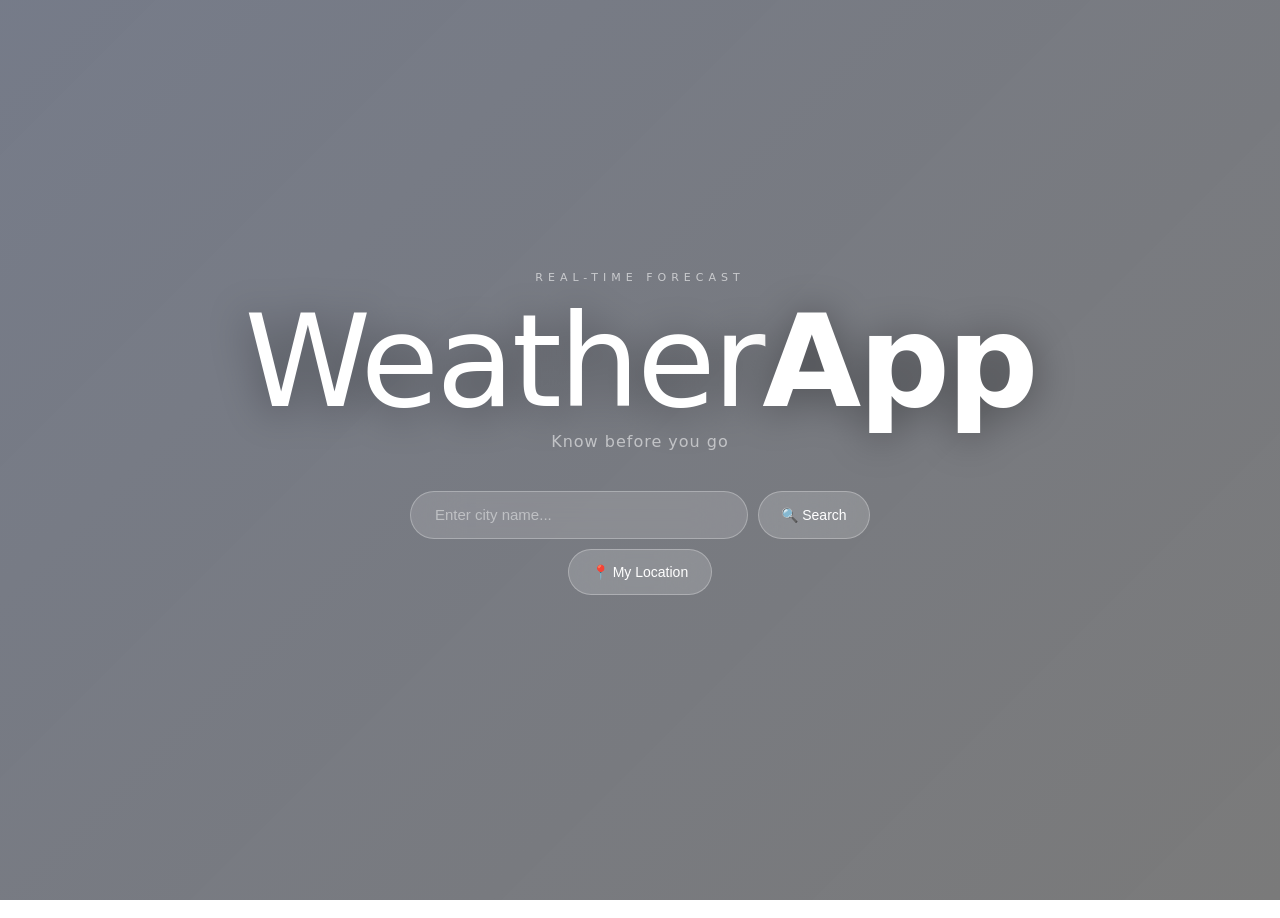
<file: PRODIGY_WD_05/index.html>
<!DOCTYPE html>
<html lang="en">
<head>
<meta charset="UTF-8">
<meta name="viewport" content="width=device-width, initial-scale=1.0">
<title>WeatherApp</title>
<style>
* { margin:0; padding:0; box-sizing:border-box; }

body {
  font-family: 'Segoe UI', system-ui, -apple-system, sans-serif;
  min-height: 100vh;
  color: #fff;
  overflow-x: hidden;
}

/* ── BACKGROUND ── */
#bg-photo {
  position: fixed;
  inset: 0;
  z-index: 0;
  background-size: cover;
  background-position: center;
  transition: background-image 1.2s ease;
}
#bg-overlay {
  position: fixed;
  inset: 0;
  z-index: 1;
  transition: background 1s ease;
}
.overlay-sunny   { background: linear-gradient(135deg, rgba(10,40,120,0.38) 0%, rgba(0,0,0,0.28) 100%); }
.overlay-cloudy  { background: linear-gradient(135deg, rgba(10,20,50,0.52) 0%, rgba(0,0,0,0.48) 100%); }
.overlay-rainy   { background: linear-gradient(135deg, rgba(5,10,30,0.58) 0%, rgba(0,0,0,0.55) 100%); }
.overlay-snowy   { background: linear-gradient(135deg, rgba(20,40,90,0.4)  0%, rgba(0,0,0,0.38) 100%); }
.overlay-foggy   { background: linear-gradient(135deg, rgba(30,30,40,0.55) 0%, rgba(0,0,0,0.52) 100%); }
.overlay-thunder { background: linear-gradient(135deg, rgba(0,0,20,0.68)   0%, rgba(0,0,0,0.65) 100%); }
.overlay-default { background: linear-gradient(135deg, rgba(5,15,40,0.55)  0%, rgba(0,0,0,0.52) 100%); }

/* ── HERO LANDING ── */
#hero {
  position: fixed;
  inset: 0;
  z-index: 20;
  display: flex;
  align-items: center;
  justify-content: center;
  flex-direction: column;
  padding: 2rem;
  transition: opacity 0.9s ease, transform 0.9s ease;
}
#hero.hide { opacity:0; transform:scale(0.97); pointer-events:none; }

.hero-eyebrow { font-size:11px; letter-spacing:5px; text-transform:uppercase; opacity:0.6; margin-bottom:14px; }
.hero-title {
  font-size: clamp(3.5rem, 11vw, 8rem);
  font-weight: 100;
  letter-spacing: -3px;
  line-height: 1;
  margin-bottom: 6px;
  text-shadow: 0 4px 40px rgba(0,0,0,0.4);
}
.hero-title b { font-weight: 800; }
.hero-tagline { font-size: 1rem; opacity:0.55; margin-bottom:2.5rem; letter-spacing:1px; }

.hero-search-wrap {
  display: flex;
  gap: 10px;
  width: 100%;
  max-width: 460px;
  flex-wrap: wrap;
  justify-content: center;
}
.hero-search-wrap input {
  flex: 1;
  min-width: 200px;
  background: rgba(255,255,255,0.14);
  backdrop-filter: blur(24px);
  -webkit-backdrop-filter: blur(24px);
  border: 1px solid rgba(255,255,255,0.28);
  border-radius: 50px;
  padding: 0.9rem 1.5rem;
  color: #fff;
  font-size: 15px;
  outline: none;
  transition: border 0.2s, background 0.2s;
}
.hero-search-wrap input::placeholder { color: rgba(255,255,255,0.45); }
.hero-search-wrap input:focus { border-color: rgba(255,255,255,0.55); background: rgba(255,255,255,0.2); }
.pill-btn {
  background: rgba(255,255,255,0.16);
  backdrop-filter: blur(24px);
  -webkit-backdrop-filter: blur(24px);
  border: 1px solid rgba(255,255,255,0.28);
  border-radius: 50px;
  padding: 0.9rem 1.4rem;
  color: #fff;
  font-size: 14px;
  cursor: pointer;
  transition: background 0.2s, transform 0.1s;
  white-space: nowrap;
}
.pill-btn:hover { background: rgba(255,255,255,0.28); }
.pill-btn:active { transform: scale(0.96); }
#hero-status { margin-top:1rem; font-size:13px; opacity:0.55; min-height:18px; letter-spacing:0.5px; }

/* ── APP LAYOUT ── */
#app {
  position: relative;
  z-index: 10;
  min-height: 100vh;
  opacity: 0;
  transform: translateY(18px);
  transition: opacity 0.9s ease 0.1s, transform 0.9s ease 0.1s;
  pointer-events: none;
  display: flex;
}
#app.show { opacity:1; transform:translateY(0); pointer-events:all; }

/* ── SIDEBAR ── */
.sidebar {
  width: 260px;
  flex-shrink: 0;
  min-height: 100vh;
  background: rgba(0,0,0,0.32);
  backdrop-filter: blur(30px);
  -webkit-backdrop-filter: blur(30px);
  border-right: 1px solid rgba(255,255,255,0.1);
  display: flex;
  flex-direction: column;
  padding: 2rem 1.4rem;
  gap: 1.5rem;
}
.sidebar-logo {
  font-size: 1rem;
  font-weight: 700;
  letter-spacing: 1px;
  opacity: 0.9;
  text-align: center;
  padding-bottom: 1rem;
  border-bottom: 1px solid rgba(255,255,255,0.1);
}
.sidebar-label {
  font-size: 10px;
  text-transform: uppercase;
  letter-spacing: 2px;
  opacity: 0.5;
  margin-bottom: 8px;
}
.sb-input-wrap {
  display: flex;
  flex-direction: column;
  gap: 8px;
}
.sb-input {
  background: rgba(255,255,255,0.1);
  border: 1px solid rgba(255,255,255,0.18);
  border-radius: 12px;
  padding: 0.7rem 1rem;
  color: #fff;
  font-size: 14px;
  outline: none;
  width: 100%;
  transition: border 0.2s, background 0.2s;
}
.sb-input::placeholder { color: rgba(255,255,255,0.4); }
.sb-input:focus { border-color: rgba(255,255,255,0.45); background: rgba(255,255,255,0.15); }
.sb-btn {
  background: rgba(255,255,255,0.14);
  border: 1px solid rgba(255,255,255,0.22);
  border-radius: 12px;
  padding: 0.65rem 1rem;
  color: #fff;
  font-size: 13px;
  cursor: pointer;
  text-align: center;
  transition: background 0.2s;
  width: 100%;
}
.sb-btn:hover { background: rgba(255,255,255,0.24); }

/* Current weather mini in sidebar */
/* Sidebar detail rows */
.sb-detail-grid {
  display: flex;
  flex-direction: column;
  gap: 8px;
}
.sb-detail-row {
  display: flex;
  justify-content: space-between;
  align-items: center;
  background: rgba(255,255,255,0.07);
  border: 1px solid rgba(255,255,255,0.1);
  border-radius: 12px;
  padding: 0.6rem 0.9rem;
  font-size: 13px;
}
.sdr-label { opacity:0.6; font-size:11px; }
.sdr-value { font-weight:600; }
.sb-tip {
  background: rgba(255,255,255,0.07);
  border: 1px solid rgba(255,255,255,0.1);
  border-radius: 14px;
  padding: 1rem;
  margin-top: 0.5rem;
}
.sb-tip-title {
  font-size: 11px;
  text-transform: uppercase;
  letter-spacing: 1.5px;
  opacity: 0.5;
  margin-bottom: 10px;
}
.sb-tip-item {
  font-size: 12px;
  opacity: 0.65;
  padding: 5px 0;
  border-bottom: 1px solid rgba(255,255,255,0.07);
  line-height: 1.4;
}
.sb-tip-item:last-child { border-bottom: none; }
/* ── MAIN CONTENT ── */
.main-content {
  flex: 1;
  min-height: 100vh;
  display: flex;
  flex-direction: column;
  padding: 2rem 2.5rem;
  overflow-y: auto;
}

/* Top bar */
.main-topbar {
  display: flex;
  align-items: center;
  justify-content: space-between;
  margin-bottom: 2rem;
  flex-wrap: wrap;
  gap: 10px;
}
.topbar-location {
  display: flex;
  align-items: center;
  gap: 8px;
  font-size: 14px;
  opacity: 0.8;
}
.topbar-date { font-size:13px; opacity:0.5; }

/* Big temp hero */
.temp-hero {
  flex: 1;
  display: flex;
  flex-direction: column;
  justify-content: center;
  padding: 1rem 0 2rem;
}
.th-temp {
  font-size: clamp(5rem, 14vw, 11rem);
  font-weight: 100;
  line-height: 1;
  text-shadow: 0 8px 60px rgba(0,0,0,0.35);
  letter-spacing: -4px;
}
.th-desc { font-size: clamp(1.2rem, 3vw, 1.8rem); opacity:0.85; margin-top:8px; font-weight:300; }
.th-hl { font-size:1rem; opacity:0.6; margin-top:8px; letter-spacing:2px; }
.th-summary { font-size:14px; opacity:0.65; margin-top:14px; max-width:480px; line-height:1.6; }

/* Bottom section */
.bottom-section {
  display: flex;
  flex-direction: column;
  gap: 14px;
}

/* Glass card */
.glass-card {
  background: rgba(255,255,255,0.1);
  backdrop-filter: blur(24px);
  -webkit-backdrop-filter: blur(24px);
  border: 1px solid rgba(255,255,255,0.15);
  border-radius: 20px;
  padding: 1.2rem 1.4rem;
}
.card-label {
  font-size: 10px;
  text-transform: uppercase;
  letter-spacing: 2px;
  opacity: 0.55;
  margin-bottom: 14px;
  display: flex;
  align-items: center;
  gap: 6px;
}

/* Hourly */
.hourly-scroll {
  display: flex;
  gap: 0;
  overflow-x: auto;
  scrollbar-width: none;
}
.hourly-scroll::-webkit-scrollbar { display:none; }
.hour-item {
  display: flex;
  flex-direction: column;
  align-items: center;
  gap: 5px;
  padding: 6px 14px;
  flex-shrink: 0;
  border-right: 1px solid rgba(255,255,255,0.1);
  min-width: 68px;
}
.hour-item:last-child { border-right:none; }
.hi-time { font-size:11px; opacity:0.65; }
.hi-icon { font-size:1.4rem; }
.hi-pct { font-size:11px; color:#5ac8fa; font-weight:700; }
.hi-temp { font-size:13px; font-weight:600; }

/* 7-day */
.day-row {
  display: flex;
  align-items: center;
  padding: 9px 0;
  border-bottom: 1px solid rgba(255,255,255,0.08);
  gap: 12px;
}
.day-row:last-child { border-bottom:none; }
.dr-name { flex:0 0 52px; font-size:14px; font-weight:500; }
.dr-icon-wrap { position:relative; flex:0 0 32px; text-align:center; padding-bottom:14px; }
.dr-icon { font-size:1.2rem; }
.dr-pct { position:absolute; bottom:0; left:50%; transform:translateX(-50%); font-size:10px; color:#5ac8fa; font-weight:700; white-space:nowrap; }
.dr-low { font-size:13px; opacity:0.5; flex:0 0 30px; text-align:right; }
.dr-bar-wrap { flex:1; height:4px; background:rgba(255,255,255,0.15); border-radius:4px; overflow:hidden; }
.dr-bar { height:100%; background:linear-gradient(90deg,#f97316,#fbbf24); border-radius:4px; }
.dr-high { font-size:14px; font-weight:700; flex:0 0 30px; text-align:right; }

/* Error */
#error-msg {
  display:none;
  background:rgba(220,38,38,0.22);
  border:1px solid rgba(220,38,38,0.4);
  border-radius:12px;
  padding:10px 14px;
  font-size:13px;
  margin-bottom:10px;
}

.footer { font-size:11px; opacity:0.3; text-align:center; padding:1rem 0 0.5rem; }
 .mobile-details { display:none; margin-top:14px; }
.mobile-detail-grid { display:grid; grid-template-columns:1fr 1fr; gap:10px; }
.md-tile { background:rgba(255,255,255,0.08); border:1px solid rgba(255,255,255,0.12); border-radius:14px; padding:0.9rem 1rem; }
.md-label { font-size:11px; opacity:0.55; text-transform:uppercase; letter-spacing:0.5px; margin-bottom:6px; }
.md-value { font-size:1.3rem; font-weight:300; }
@media (max-width: 768px) {
  #app { flex-direction: column; }

  .sidebar {
    width: 100%;
    min-height: auto;
    border-right: none;
    border-bottom: 1px solid rgba(255,255,255,0.1);
    padding: 1rem;
    gap: 0.8rem;
    flex-direction: column;
  }
  .sidebar-logo { display:none; }
  .sb-detail-grid { display:none; }
  .sb-tip { display:none; }
  .footer { display:none; }

  .main-content { padding: 1.2rem 1rem; }
  .th-temp { font-size: clamp(4rem, 20vw, 6rem); letter-spacing:-2px; }
  .th-desc { font-size:1.1rem; }
  .main-topbar { margin-bottom:1rem; }
  .glass-card { border-radius:16px; padding:1rem; }
  .mobile-details { display:block; }
}
@media (max-width: 480px) {
  .sidebar { flex-direction: column; }
  .sb-input-wrap { width:100%; }
}
</style>
</head>
<body>

<!-- BACKGROUND -->
<div id="bg-photo"></div>
<div id="bg-overlay" class="overlay-default"></div>

<!-- HERO -->
<div id="hero">
  <div class="hero-eyebrow">Real-time forecast</div>
  <div class="hero-title">Weather<b>App</b></div>
  <div class="hero-tagline">Know before you go</div>
  <div class="hero-search-wrap">
    <input type="text" id="hero-input" placeholder="Enter city name..." />
    <button class="pill-btn" onclick="heroSearch()">🔍 Search</button>
    <button class="pill-btn" onclick="getLocation()">📍 My Location</button>
  </div>
  <div id="hero-status"></div>
</div>

<!-- APP -->
<div id="app">

  <!-- SIDEBAR -->
  <div class="sidebar">
    <div class="sidebar-logo">⛅ WeatherApp</div>

    <!-- Search -->
    <div>
      <div class="sidebar-label">Search Location</div>
      <div class="sb-input-wrap">
        <input type="text" class="sb-input" id="sb-input" placeholder="City name..." />
        <button class="sb-btn" onclick="sbSearch()">🔍 Search</button>
        <button class="sb-btn" onclick="getLocation()">📍 My Location</button>
      </div>
    </div>

    <!-- Current summary -->
    <!-- Detail rows -->
    <div>
      <div class="sidebar-label">Details</div>
      <div class="sb-detail-grid">
        <div class="sb-detail-row"><span class="sdr-label">💧 Humidity</span><span class="sdr-value" id="sb-humidity">—</span></div>
        <div class="sb-detail-row"><span class="sdr-label">💨 Wind</span><span class="sdr-value" id="sb-wind">—</span></div>
        <div class="sb-detail-row"><span class="sdr-label">☁️ Cloud cover</span><span class="sdr-value" id="sb-cloud">—</span></div>
        <div class="sb-detail-row"><span class="sdr-label">🌅 UV Index</span><span class="sdr-value" id="sb-uv">—</span></div>
        <div class="sb-detail-row"><span class="sdr-label">🌡️ Feels like</span><span class="sdr-value" id="sb-feels">—</span></div>
        <div class="sb-detail-row"><span class="sdr-label">🌧️ Rain chance</span><span class="sdr-value" id="sb-rain">—</span></div>
      </div>
    </div>
<div class="sb-tip" style="margin-top: 1rem;">
  <div class="sb-tip-title">💡 About this app</div>
  <div class="sb-tip-item">📡 Data from Open-Meteo API</div>
  <div class="sb-tip-item">🔄 Updates on every search</div>
  <div class="sb-tip-item">🌍 Covers 200,000+ cities</div>
  <div class="sb-tip-item">🎯 Accuracy within ±1°C</div>
</div>
<div class="footer">Open-Meteo · <span id="last-updated">—</span></div>
  </div>

  <!-- MAIN -->
  <div class="main-content">

    <!-- Top bar -->
    <div class="main-topbar">
      <div class="topbar-location">
        <span>📍</span>
        <span id="tb-city">—</span>
        <span class="topbar-date" id="tb-date"></span>
      </div>
    </div>

    <div id="error-msg"></div>

    <!-- Big temp -->
    <div class="temp-hero">
      <div class="th-temp" id="th-temp">—°</div>
      <div class="th-desc" id="th-desc">—</div>
      <div class="th-hl" id="th-hl">H: —° · L: —°</div>
      <div class="th-summary" id="th-summary"></div>
    </div>

    <!-- Hourly -->
    <div class="bottom-section">
      <div class="glass-card">
        <div class="card-label">🕐 Hourly forecast</div>
        <div class="hourly-scroll" id="hourly-scroll"></div>
      </div>

      <!-- 7-day -->
      <div class="glass-card">
        <div class="card-label">📅 7-day forecast</div>
        <div id="daily-list"></div>
      </div>
    </div>
    <div class="mobile-details">
  <div class="card-label">📊 Details</div>
  <div class="mobile-detail-grid">
    <div class="md-tile"><div class="md-label">💧 Humidity</div><div class="md-value" id="md-humidity">—</div></div>
    <div class="md-tile"><div class="md-label">💨 Wind</div><div class="md-value" id="md-wind">—</div></div>
    <div class="md-tile"><div class="md-label">☁️ Cloud</div><div class="md-value" id="md-cloud">—</div></div>
    <div class="md-tile"><div class="md-label">🌅 UV Index</div><div class="md-value" id="md-uv">—</div></div>
    <div class="md-tile"><div class="md-label">🌡️ Feels like</div><div class="md-value" id="md-feels">—</div></div>
    <div class="md-tile"><div class="md-label">🌧️ Rain chance</div><div class="md-value" id="md-rain">—</div></div>
  </div>
</div>

  </div>
</div>

<script>
// ── WMO ───────────────────────────────────────────────
const WMO={0:{desc:'Clear Sky',icon:'☀️',type:'sunny'},1:{desc:'Mainly Clear',icon:'🌤️',type:'sunny'},2:{desc:'Partly Cloudy',icon:'⛅',type:'cloudy'},3:{desc:'Overcast',icon:'☁️',type:'cloudy'},45:{desc:'Foggy',icon:'🌫️',type:'foggy'},48:{desc:'Icy Fog',icon:'🌫️',type:'foggy'},51:{desc:'Light Drizzle',icon:'🌦️',type:'rainy'},53:{desc:'Drizzle',icon:'🌧️',type:'rainy'},55:{desc:'Heavy Drizzle',icon:'🌧️',type:'rainy'},61:{desc:'Light Rain',icon:'🌧️',type:'rainy'},63:{desc:'Moderate Rain',icon:'🌧️',type:'rainy'},65:{desc:'Heavy Rain',icon:'🌧️',type:'rainy'},71:{desc:'Light Snow',icon:'🌨️',type:'snowy'},73:{desc:'Moderate Snow',icon:'❄️',type:'snowy'},75:{desc:'Heavy Snow',icon:'❄️',type:'snowy'},77:{desc:'Snow Grains',icon:'🌨️',type:'snowy'},80:{desc:'Rain Showers',icon:'🌦️',type:'rainy'},81:{desc:'Rain Showers',icon:'🌧️',type:'rainy'},82:{desc:'Violent Showers',icon:'⛈️',type:'thunder'},85:{desc:'Snow Showers',icon:'🌨️',type:'snowy'},86:{desc:'Heavy Snow Showers',icon:'❄️',type:'snowy'},95:{desc:'Thunderstorm',icon:'⛈️',type:'thunder'},96:{desc:'Thunderstorm + Hail',icon:'⛈️',type:'thunder'},99:{desc:'Thunderstorm + Hail',icon:'⛈️',type:'thunder'}};
function getWMO(c){return WMO[c]||{desc:'Unknown',icon:'🌡️',type:'default'};}

// ── BACKGROUNDS ───────────────────────────────────────
const PHOTOS={
  sunny:  'https://images.unsplash.com/photo-1601297183305-6df142704ea2?w=1400&auto=format&fit=crop&q=80',
  cloudy: 'https://images.unsplash.com/photo-1534088568595-a066f410bcda?w=1400&auto=format&fit=crop&q=80',
  rainy:  'https://images.unsplash.com/photo-1519692933481-e162a57d6721?w=1400&auto=format&fit=crop&q=80',
  snowy:  'https://images.unsplash.com/photo-1418985991508-e47386d96a71?w=1400&auto=format&fit=crop&q=80',
  foggy:  'https://images.unsplash.com/photo-1485236715568-ddc5ee6ca227?w=1400&auto=format&fit=crop&q=80',
  thunder:'https://images.unsplash.com/photo-1605727216801-e27ce1d0cc28?w=1400&auto=format&fit=crop&q=80',
  default:'https://images.unsplash.com/photo-1534088568595-a066f410bcda?w=1400&auto=format&fit=crop&q=80'
};
function setBackground(type){
  const t=PHOTOS[type]?type:'default';
  document.getElementById('bg-photo').style.backgroundImage=`url('${PHOTOS[t]}')`;
  document.getElementById('bg-overlay').className=`overlay-${t}`;
}
// Set default background on load
setBackground('default');

// ── HELPERS ───────────────────────────────────────────
function uvLabel(v){if(v<=2)return'Low';if(v<=5)return'Moderate';if(v<=7)return'High';if(v<=10)return'Very High';return'Extreme';}
function makeSummary(wmo,wind,humidity,rain){
  const d={sunny:'Clear and sunny. Great day to go outside.',cloudy:'Cloudy skies across the area.',rainy:'Rainy conditions. Carry an umbrella.',snowy:'Snowy conditions. Dress warmly.',foggy:'Foggy with reduced visibility. Drive carefully.',thunder:'Thunderstorm conditions. Stay indoors.',default:'Weather data loaded.'};
  let s=d[wmo.type]||d.default;
  if(rain>50)s+=` Rain chance is ${rain}%.`;
  s+=` Wind up to ${Math.round(wind*0.621)} mph.`;
  return s;
}
function fmtDate(){
  return new Date().toLocaleDateString('en-US',{weekday:'long',month:'long',day:'numeric'});
}

// ── FETCH ─────────────────────────────────────────────
async function fetchWithFallback(url){
  const proxies=[u=>u,u=>`https://corsproxy.io/?${encodeURIComponent(u)}`,u=>`https://api.allorigins.win/raw?url=${encodeURIComponent(u)}`];
  for(const p of proxies){
    try{
      const ctrl=new AbortController();
      const t=setTimeout(()=>ctrl.abort(),8000);
      const r=await fetch(p(url),{signal:ctrl.signal});
      clearTimeout(t);
      if(!r.ok)continue;
      return await r.json();
    }catch(e){}
  }
  throw new Error('Could not connect. Check your internet connection.');
}
async function geocodeCity(city){
  const d=await fetchWithFallback(`https://geocoding-api.open-meteo.com/v1/search?name=${encodeURIComponent(city)}&count=1&language=en&format=json`);
  if(!d.results||!d.results.length)throw new Error(`"${city}" not found. Try a nearby city.`);
  return d.results[0];
}
async function fetchWeather(lat,lon){
  return fetchWithFallback(`https://api.open-meteo.com/v1/forecast?latitude=${lat}&longitude=${lon}&current=temperature_2m,relative_humidity_2m,apparent_temperature,weather_code,wind_speed_10m,cloud_cover&hourly=temperature_2m,weather_code,precipitation_probability&daily=weather_code,temperature_2m_max,temperature_2m_min,precipitation_probability_max,uv_index_max&forecast_days=7&timezone=auto`);
}

// ── RENDER ────────────────────────────────────────────
function renderWeather(data,cityName){
  const c=data.current;
  const wmo=getWMO(c.weather_code);
  const maxT=Math.round(data.daily.temperature_2m_max[0]);
  const minT=Math.round(data.daily.temperature_2m_min[0]);
  const rain=data.daily.precipitation_probability_max[0];
  const uv=Math.round(data.daily.uv_index_max[0]);
  const temp=Math.round(c.temperature_2m);
  const feels=Math.round(c.apparent_temperature);

  setBackground(wmo.type);

  // Sidebar
  document.getElementById('sb-humidity').textContent=c.relative_humidity_2m+'%';
  document.getElementById('sb-wind').textContent=Math.round(c.wind_speed_10m)+' km/h';
  document.getElementById('sb-cloud').textContent=c.cloud_cover+'%';
  document.getElementById('sb-uv').textContent=uv+' · '+uvLabel(uv);
  document.getElementById('sb-feels').textContent=feels+'°C';
  document.getElementById('sb-rain').textContent=rain+'%';
  document.getElementById('last-updated').textContent=new Date().toLocaleTimeString();
  document.getElementById('md-humidity').textContent=c.relative_humidity_2m+'%';
document.getElementById('md-wind').textContent=Math.round(c.wind_speed_10m)+' km/h';
document.getElementById('md-cloud').textContent=c.cloud_cover+'%';
document.getElementById('md-uv').textContent=uv+' · '+uvLabel(uv);
document.getElementById('md-feels').textContent=feels+'°C';
document.getElementById('md-rain').textContent=rain+'%';
  // Main topbar
  document.getElementById('tb-city').textContent=cityName;
  document.getElementById('tb-date').textContent='· '+fmtDate();

  // Big temp
  document.getElementById('th-temp').textContent=temp+'°';
  document.getElementById('th-desc').textContent=wmo.desc;
  document.getElementById('th-hl').textContent=`H: ${maxT}°  ·  L: ${minT}°`;
  document.getElementById('th-summary').textContent=makeSummary(wmo,c.wind_speed_10m,c.relative_humidity_2m,rain);

  // Hourly
  const now=new Date(),h=data.hourly;
  const hs=document.getElementById('hourly-scroll');hs.innerHTML='';
  let shown=0;
  for(let i=0;i<h.time.length&&shown<24;i++){
    const t=new Date(h.time[i]);if(t<now-3600000)continue;
    const hw=getWMO(h.weather_code[i]);const isNow=shown===0;
    const pct=h.precipitation_probability[i];
    hs.innerHTML+=`<div class="hour-item">
      <div class="hi-time">${isNow?'Now':t.toLocaleTimeString([],{hour:'2-digit',minute:'2-digit'})}</div>
      <div class="hi-icon">${hw.icon}</div>
      ${pct>0?`<div class="hi-pct">${pct}%</div>`:'<div style="height:16px"></div>'}
      <div class="hi-temp">${Math.round(h.temperature_2m[i])}°</div>
    </div>`;
    shown++;
  }

  // 7-day
  const days=['Sun','Mon','Tue','Wed','Thu','Fri','Sat'],dl=data.daily;
  const dl_el=document.getElementById('daily-list');dl_el.innerHTML='';
  const gMax=Math.max(...dl.temperature_2m_max),gMin=Math.min(...dl.temperature_2m_min);
  for(let i=0;i<7;i++){
    const d=new Date(dl.time[i]),dw=getWMO(dl.weather_code[i]);
    const hi=Math.round(dl.temperature_2m_max[i]),lo=Math.round(dl.temperature_2m_min[i]);
    const dp=dl.precipitation_probability_max[i];
    const bw=Math.round(((hi-gMin)/(gMax-gMin))*100)||40;
    dl_el.innerHTML+=`<div class="day-row">
      <span class="dr-name">${i===0?'Today':days[d.getDay()]}</span>
      <div class="dr-icon-wrap"><span class="dr-icon">${dw.icon}</span>${dp>0?`<span class="dr-pct">${dp}%</span>`:''}</div>
      <span class="dr-low">${lo}°</span>
      <div class="dr-bar-wrap"><div class="dr-bar" style="width:${bw}%"></div></div>
      <span class="dr-high">${hi}°</span>
    </div>`;
  }

  // Transition hero → app
  document.getElementById('hero').classList.add('hide');
  setTimeout(()=>document.getElementById('hero').style.display='none',950);
  document.getElementById('app').classList.add('show');
  showError('');
}

function showError(msg){const el=document.getElementById('error-msg');el.innerHTML=msg?`⚠️ ${msg}`:'';el.style.display=msg?'block':'none';}
function setStatus(msg){document.getElementById('hero-status').textContent=msg;}

// ── SEARCH ────────────────────────────────────────────
let busy=false;
async function runSearch(city){
  if(busy)return; busy=true;
  showError(''); setStatus('Searching for '+city+'...');
  try{
    const place=await geocodeCity(city);
    setStatus('Loading weather data...');
    const data=await fetchWeather(place.latitude,place.longitude);
    renderWeather(data,`${place.name}${place.admin1?', '+place.admin1:''}, ${place.country}`);
  }catch(e){
    setStatus('');
    showError(e.message);
  }finally{ busy=false; }
}
async function runLatLon(lat,lon){
  if(busy)return; busy=true;
  setStatus('Loading weather data...');
  try{
    const data=await fetchWeather(lat,lon);
    const tz=data.timezone||'';
    const name=tz.split('/').pop().replace(/_/g,' ')||'Your Location';
    renderWeather(data,name);
  }catch(e){
    setStatus('');
    showError(e.message);
  }finally{ busy=false; }
}

function heroSearch(){const c=document.getElementById('hero-input').value.trim();if(!c){setStatus('Please enter a city name.');return;}runSearch(c);}
function sbSearch(){const c=document.getElementById('sb-input').value.trim();if(c)runSearch(c);}
function getLocation(){
  if(!navigator.geolocation){alert('Geolocation not supported.');return;}
  setStatus('Getting your location...');
  navigator.geolocation.getCurrentPosition(
    p=>runLatLon(p.coords.latitude,p.coords.longitude),
    ()=>{setStatus('');alert('Location denied. Please search manually.');},
    {timeout:10000}
  );
}

document.getElementById('hero-input').addEventListener('keydown',e=>{if(e.key==='Enter')heroSearch();});
document.getElementById('sb-input').addEventListener('keydown',e=>{if(e.key==='Enter')sbSearch();});
</script>
</body>
</html>
</file>
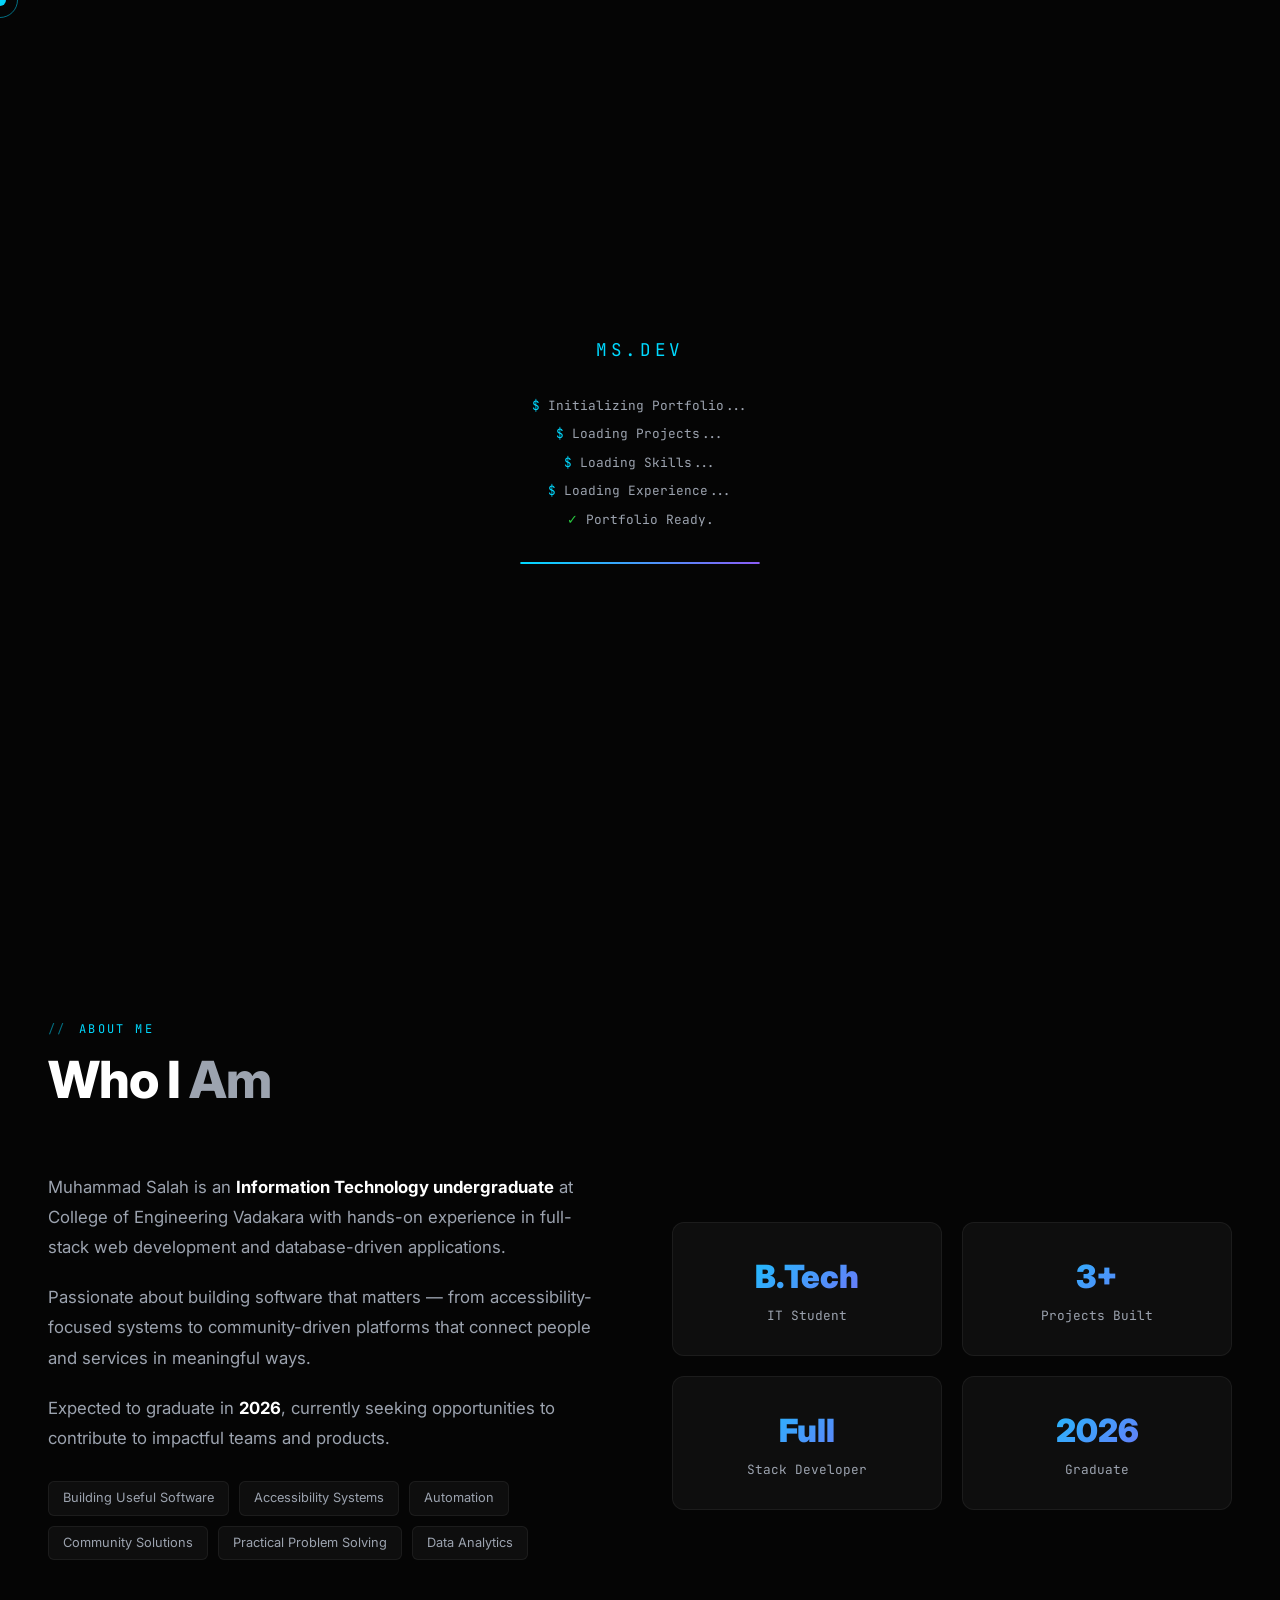
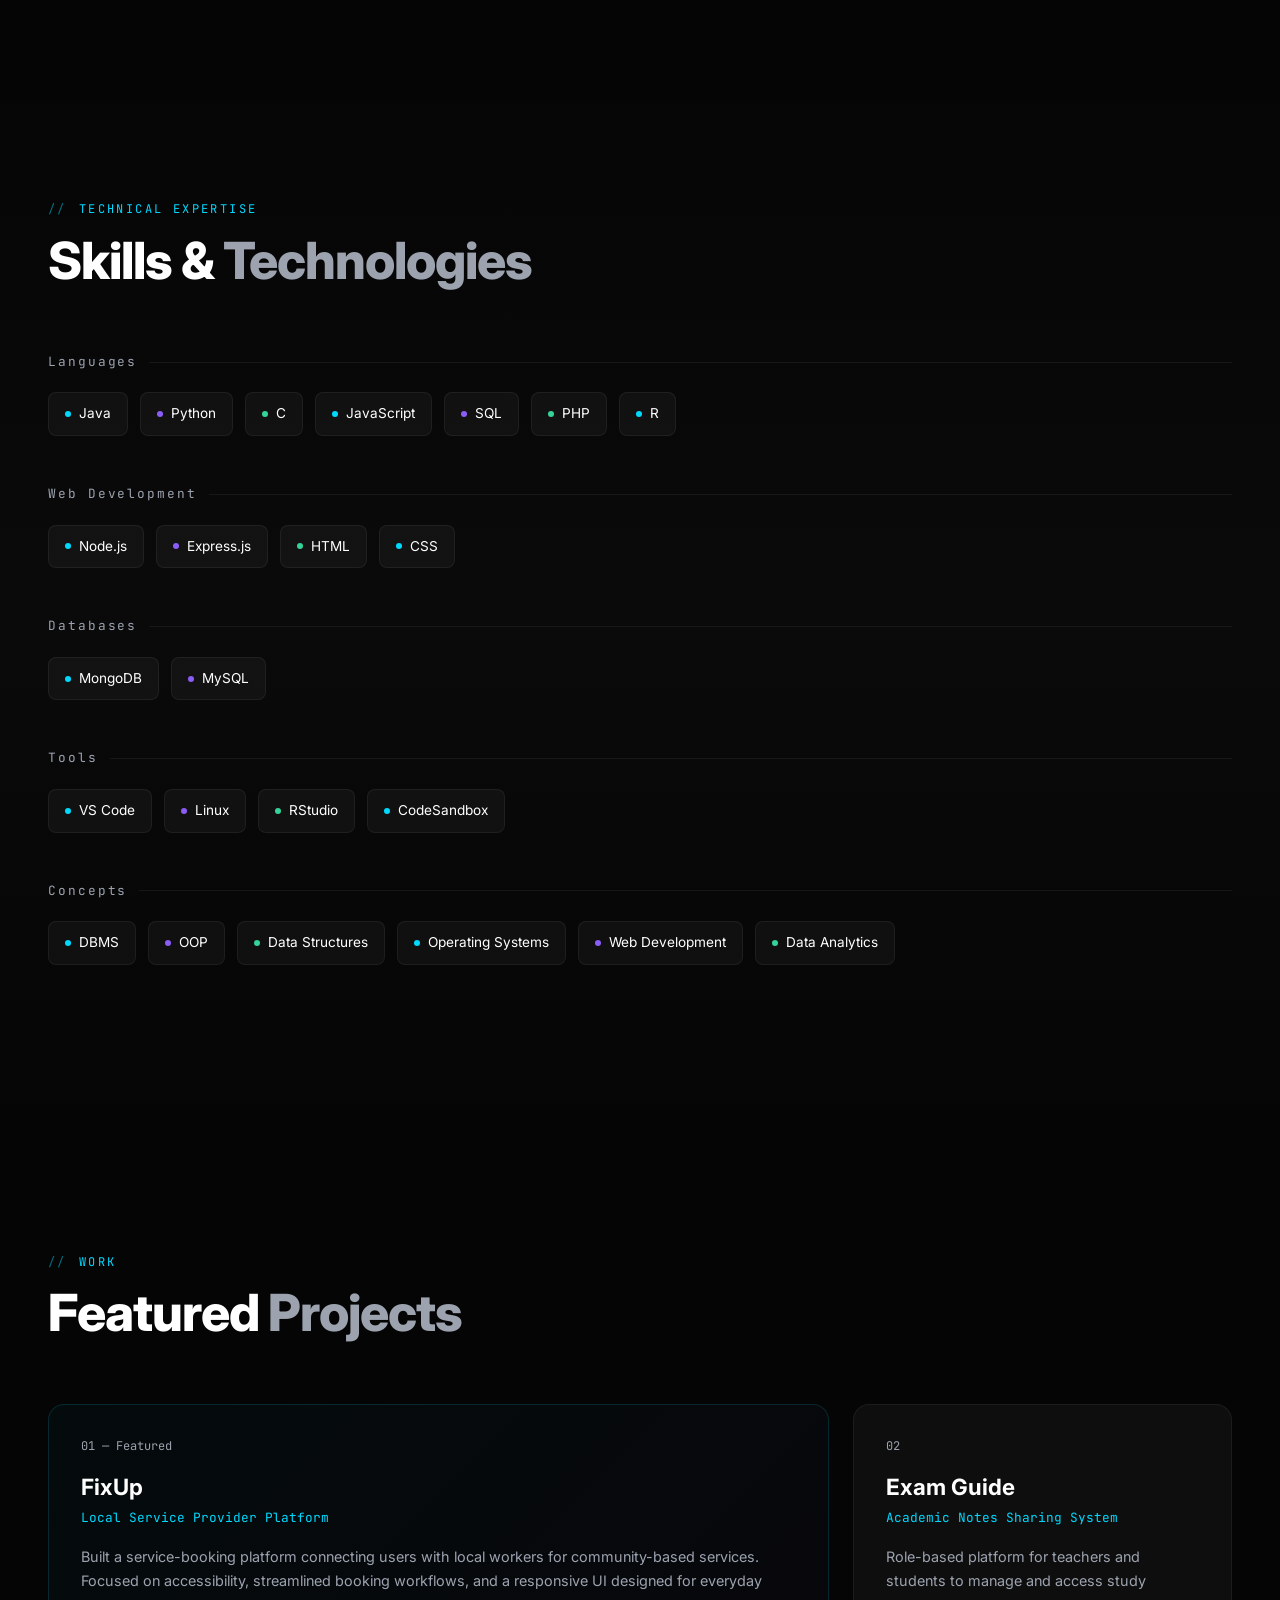
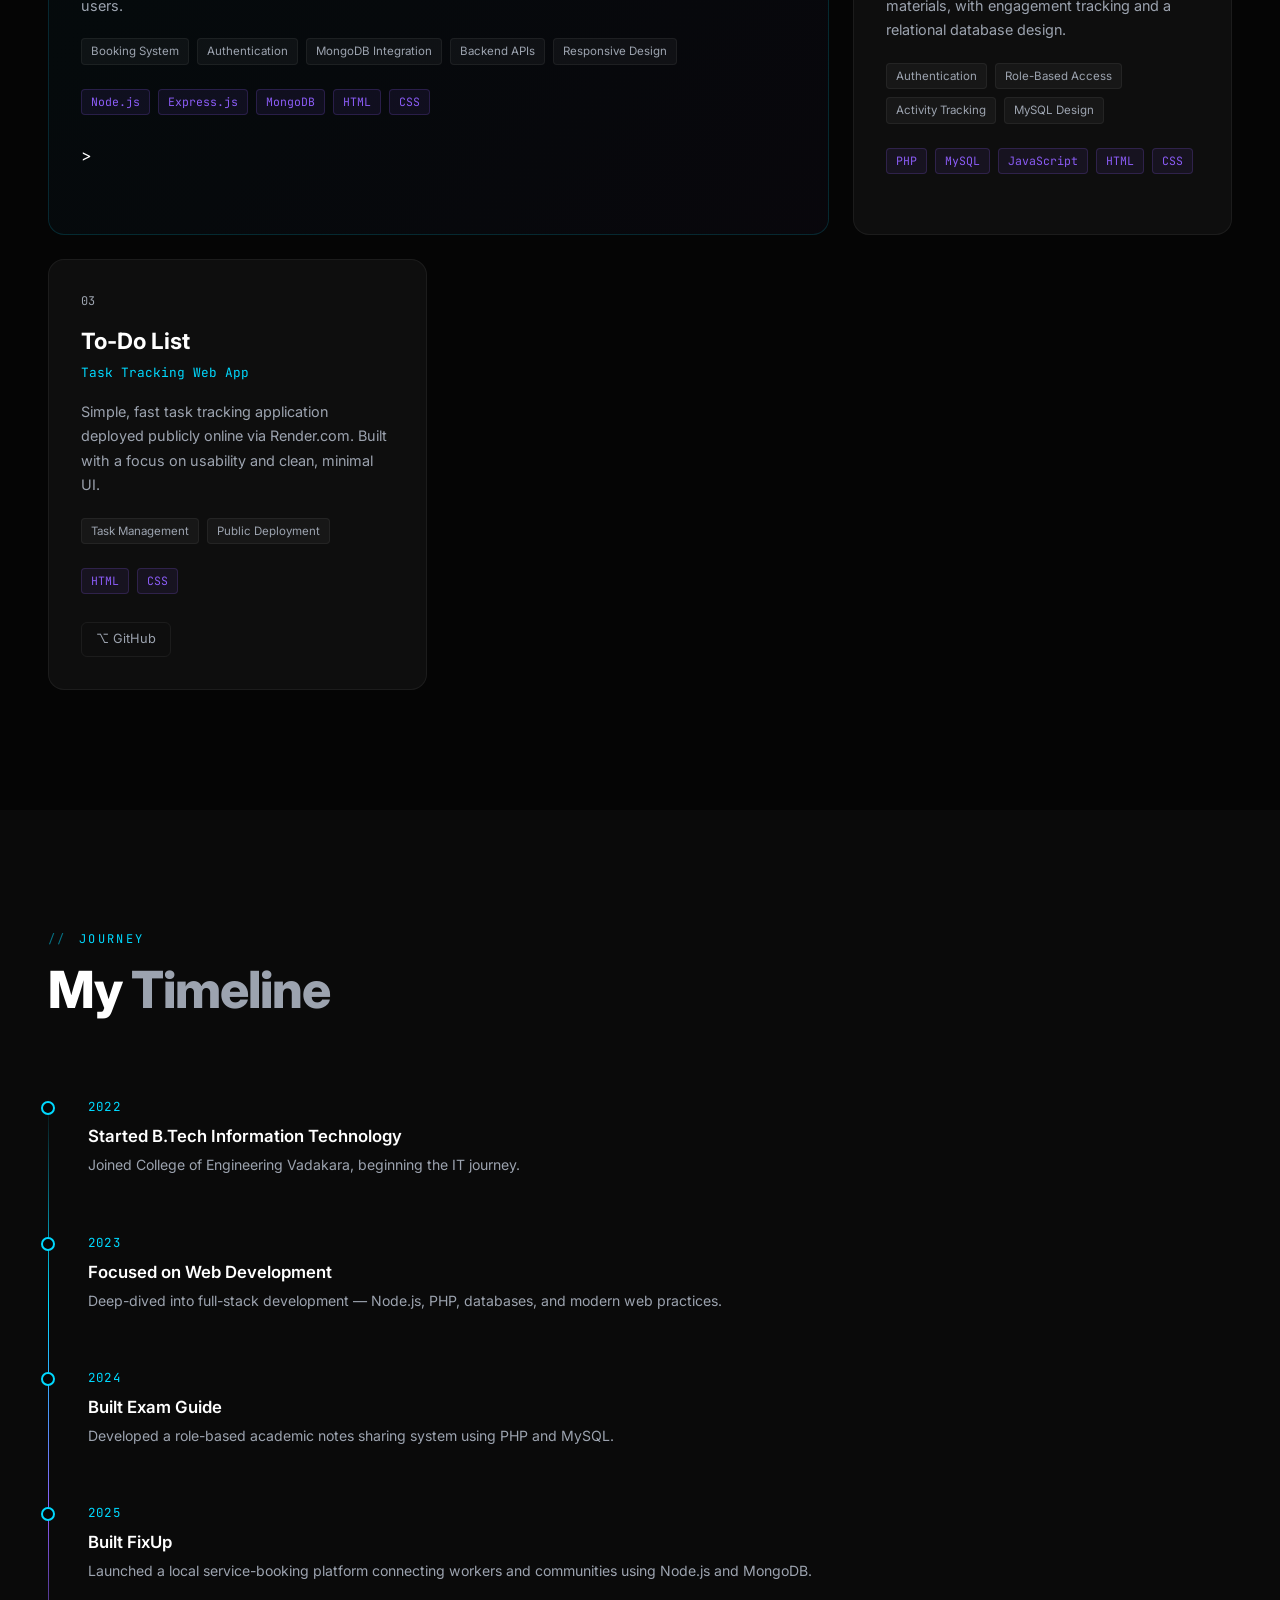
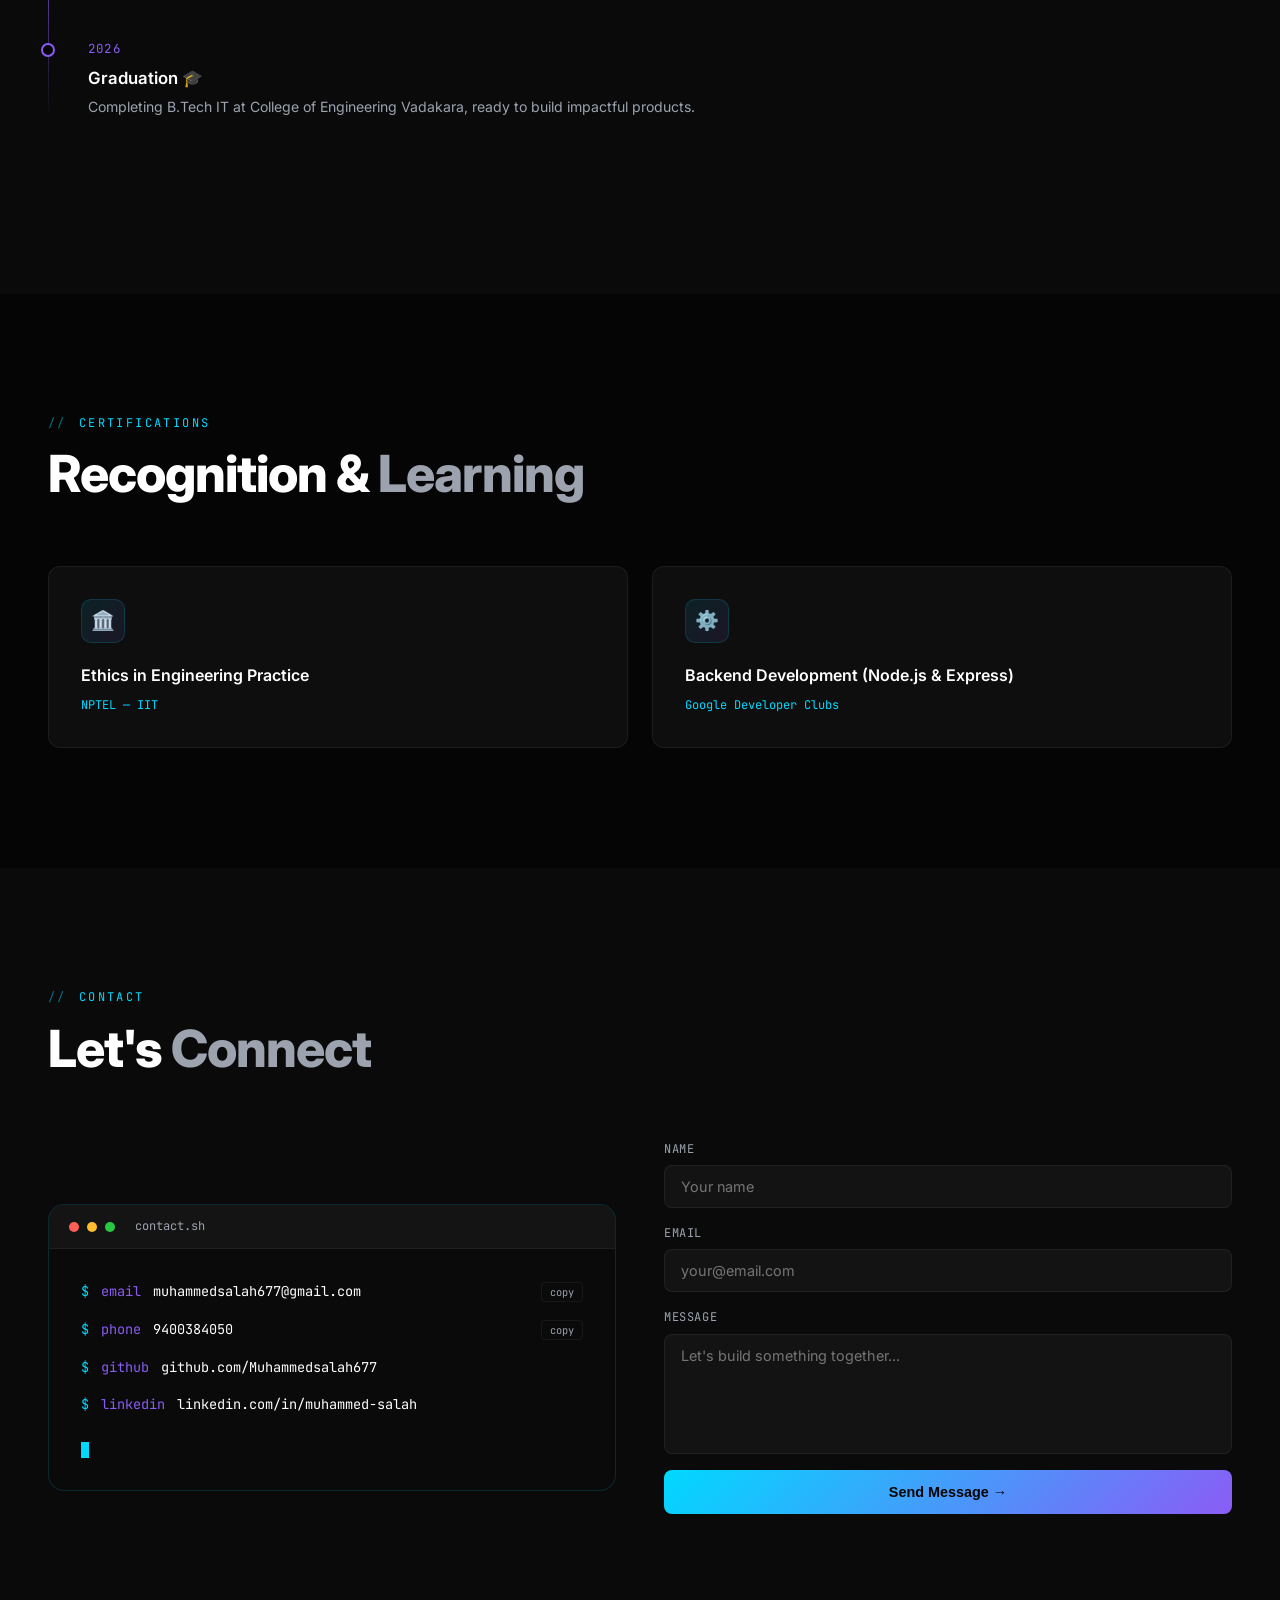
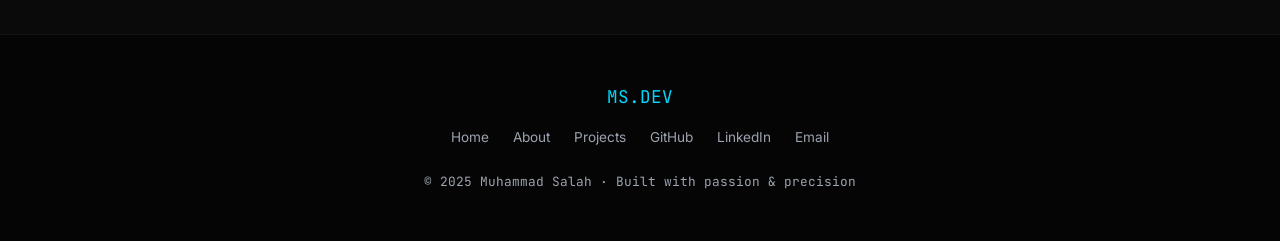
<file: portfolio.html>
<!DOCTYPE html>
<html lang="en">
<head>
<meta charset="UTF-8">
<meta name="viewport" content="width=device-width, initial-scale=1.0">
<title>Muhammad Salah — Full Stack Developer</title>
<meta name="description" content="Muhammad Salah — IT Undergraduate & Full Stack Developer building practical web applications that solve real-world problems.">
<link rel="preconnect" href="https://fonts.googleapis.com">
<link href="https://fonts.googleapis.com/css2?family=Inter:wght@300;400;500;600;700;800;900&family=JetBrains+Mono:wght@400;500;700&display=swap" rel="stylesheet">
<style>
:root {
  --bg: #050505;
  --bg2: #0a0a0a;
  --cyan: #00D9FF;
  --purple: #8B5CF6;
  --white: #ffffff;
  --muted: #9ca3af;
  --border: rgba(255,255,255,0.06);
  --glass: rgba(255,255,255,0.04);
  --glow-cyan: 0 0 40px rgba(0,217,255,0.15);
  --glow-purple: 0 0 40px rgba(139,92,246,0.15);
  --font-main: 'Inter', sans-serif;
  --font-mono: 'JetBrains Mono', monospace;
}
*,*::before,*::after{box-sizing:border-box;margin:0;padding:0}
html{scroll-behavior:smooth;overflow-x:hidden}
body{background:var(--bg);color:var(--white);font-family:var(--font-main);line-height:1.6;overflow-x:hidden;cursor:none}

/* ── CUSTOM CURSOR ── */
#cursor{position:fixed;width:12px;height:12px;background:var(--cyan);border-radius:50%;pointer-events:none;z-index:9999;transform:translate(-50%,-50%);transition:transform .1s,width .3s,height .3s,background .3s;mix-blend-mode:difference}
#cursor-ring{position:fixed;width:36px;height:36px;border:1px solid rgba(0,217,255,0.5);border-radius:50%;pointer-events:none;z-index:9998;transform:translate(-50%,-50%);transition:transform .15s ease-out,width .3s,height .3s,opacity .3s}
body:hover #cursor{opacity:1}

/* ── LOADER ── */
#loader{position:fixed;inset:0;background:var(--bg);z-index:9997;display:flex;flex-direction:column;align-items:center;justify-content:center;gap:8px}
#loader .logo-text{font-family:var(--font-mono);font-size:1.1rem;color:var(--cyan);letter-spacing:.2em;margin-bottom:24px;opacity:0;animation:fadeIn .5s .2s forwards}
#loader .line{font-family:var(--font-mono);font-size:.8rem;color:var(--muted);opacity:0;transform:translateX(-10px)}
#loader .line span{color:var(--cyan)}
#loader .bar{width:240px;height:2px;background:rgba(255,255,255,0.06);border-radius:2px;margin-top:24px;overflow:hidden;opacity:0;animation:fadeIn .3s 2.5s forwards}
#loader .bar-fill{height:100%;width:0%;background:linear-gradient(90deg,var(--cyan),var(--purple));border-radius:2px;animation:barFill 2s 2.5s ease forwards}
@keyframes barFill{to{width:100%}}
@keyframes fadeIn{to{opacity:1}}

/* ── SCROLL PROGRESS ── */
#progress{position:fixed;top:0;left:0;height:2px;background:linear-gradient(90deg,var(--cyan),var(--purple));z-index:9000;transition:width .1s linear;width:0%}

/* ── NAV ── */
nav{position:fixed;top:0;width:100%;z-index:1000;padding:20px 48px;display:flex;align-items:center;justify-content:space-between;transition:all .4s}
nav.scrolled{background:rgba(5,5,5,0.85);backdrop-filter:blur(20px);border-bottom:1px solid var(--border);padding:14px 48px}
.nav-logo{font-family:var(--font-mono);font-size:.9rem;color:var(--cyan);text-decoration:none;letter-spacing:.1em}
.nav-logo span{color:var(--white)}
.nav-links{display:flex;gap:32px;list-style:none}
.nav-links a{color:var(--muted);text-decoration:none;font-size:.85rem;font-weight:500;letter-spacing:.05em;transition:color .3s;position:relative}
.nav-links a::after{content:'';position:absolute;bottom:-4px;left:0;width:0;height:1px;background:var(--cyan);transition:width .3s}
.nav-links a:hover{color:var(--white)}
.nav-links a:hover::after{width:100%}
.nav-cta{background:transparent;border:1px solid var(--cyan);color:var(--cyan);padding:8px 20px;border-radius:6px;font-size:.8rem;font-family:var(--font-mono);cursor:pointer;transition:all .3s;text-decoration:none}
.nav-cta:hover{background:var(--cyan);color:var(--bg)}
.menu-btn{display:none;background:none;border:none;color:var(--white);font-size:1.4rem;cursor:pointer;z-index:100}
@media(max-width:768px){.nav-links,.nav-cta{display:none}.menu-btn{display:block}nav{padding:16px 24px}}

/* ── HERO ── */
#hero{position:relative;min-height:100vh;display:flex;align-items:center;justify-content:center;overflow:hidden;padding:120px 48px 80px}
#particles-canvas{position:absolute;inset:0;z-index:0}
.hero-glow{position:absolute;width:600px;height:600px;border-radius:50%;background:radial-gradient(circle,rgba(0,217,255,0.06) 0%,transparent 70%);pointer-events:none;transition:transform .1s;z-index:0}
.hero-grid{position:absolute;inset:0;background-image:linear-gradient(rgba(255,255,255,0.02) 1px,transparent 1px),linear-gradient(90deg,rgba(255,255,255,0.02) 1px,transparent 1px);background-size:60px 60px;z-index:0;mask-image:radial-gradient(ellipse at center,black 40%,transparent 80%)}
.hero-content{position:relative;z-index:1;text-align:center;max-width:900px}
.hero-badge{display:inline-flex;align-items:center;gap:8px;background:rgba(0,217,255,0.08);border:1px solid rgba(0,217,255,0.2);border-radius:100px;padding:6px 16px;font-family:var(--font-mono);font-size:.75rem;color:var(--cyan);margin-bottom:32px;opacity:0;transform:translateY(20px);animation:slideUp .7s .3s forwards}
.hero-badge::before{content:'';width:6px;height:6px;border-radius:50%;background:var(--cyan);animation:pulse 2s infinite}
@keyframes pulse{0%,100%{opacity:1;transform:scale(1)}50%{opacity:.5;transform:scale(.8)}}
.hero-name{font-size:clamp(3rem,8vw,7rem);font-weight:900;line-height:1;letter-spacing:-.02em;opacity:0;transform:translateY(30px);animation:slideUp .8s .5s forwards}
.hero-name span{background:linear-gradient(135deg,var(--white) 0%,rgba(255,255,255,.7) 100%);-webkit-background-clip:text;-webkit-text-fill-color:transparent;background-clip:text}
.hero-name .accent{background:linear-gradient(135deg,var(--cyan),var(--purple));-webkit-background-clip:text;-webkit-text-fill-color:transparent;background-clip:text}
.hero-role{font-family:var(--font-mono);font-size:clamp(1rem,2.5vw,1.4rem);color:var(--cyan);margin-top:16px;min-height:2em;opacity:0;animation:slideUp .8s .7s forwards}
.hero-role .cursor-blink{display:inline-block;width:2px;height:1.2em;background:var(--cyan);margin-left:2px;animation:blink .7s infinite;vertical-align:middle}
@keyframes blink{0%,100%{opacity:1}50%{opacity:0}}
.hero-sub{font-size:1.05rem;color:var(--muted);max-width:520px;margin:24px auto 0;opacity:0;animation:slideUp .8s .9s forwards}
.hero-buttons{display:flex;gap:16px;justify-content:center;flex-wrap:wrap;margin-top:48px;opacity:0;animation:slideUp .8s 1.1s forwards}
.btn{display:inline-flex;align-items:center;gap:8px;padding:14px 28px;border-radius:8px;font-size:.9rem;font-weight:600;text-decoration:none;cursor:pointer;transition:all .3s;border:none;position:relative;overflow:hidden}
.btn-primary{background:linear-gradient(135deg,var(--cyan),var(--purple));color:var(--bg);font-weight:700}
.btn-primary::before{content:'';position:absolute;inset:0;background:linear-gradient(135deg,var(--purple),var(--cyan));opacity:0;transition:opacity .3s}
.btn-primary:hover::before{opacity:1}
.btn-primary:hover{transform:translateY(-2px);box-shadow:0 8px 32px rgba(0,217,255,0.3)}
.btn-outline{background:transparent;color:var(--white);border:1px solid rgba(255,255,255,0.15)}
.btn-outline:hover{border-color:var(--cyan);color:var(--cyan);transform:translateY(-2px);box-shadow:0 8px 24px rgba(0,217,255,0.1)}
.btn span{position:relative;z-index:1}
.scroll-indicator{position:absolute;bottom:40px;left:50%;transform:translateX(-50%);display:flex;flex-direction:column;align-items:center;gap:8px;opacity:0;animation:fadeIn 1s 1.8s forwards}
.scroll-indicator span{font-family:var(--font-mono);font-size:.7rem;color:var(--muted);letter-spacing:.1em}
.scroll-line{width:1px;height:48px;background:linear-gradient(to bottom,var(--cyan),transparent);animation:scrollPulse 1.5s ease-in-out infinite}
@keyframes scrollPulse{0%,100%{opacity:.4;transform:scaleY(.8)}50%{opacity:1;transform:scaleY(1)}}
@keyframes slideUp{to{opacity:1;transform:translateY(0)}}

/* ── SECTIONS ── */
section{padding:120px 48px;position:relative}
.section-label{font-family:var(--font-mono);font-size:.75rem;color:var(--cyan);letter-spacing:.2em;text-transform:uppercase;margin-bottom:12px;display:flex;align-items:center;gap:12px}
.section-label::before{content:'//';opacity:.5}
.section-title{font-size:clamp(2rem,4vw,3.2rem);font-weight:800;letter-spacing:-.02em;line-height:1.1}
.section-title .dim{color:var(--muted)}
.container{max-width:1200px;margin:0 auto}

/* ── ABOUT ── */
#about .about-grid{display:grid;grid-template-columns:1fr 1fr;gap:64px;align-items:center;margin-top:64px}
.about-text p{color:var(--muted);font-size:1.05rem;line-height:1.8;margin-bottom:20px}
.about-text p strong{color:var(--white)}
.about-passions{display:flex;flex-wrap:wrap;gap:10px;margin-top:28px}
.passion-tag{background:var(--glass);border:1px solid var(--border);border-radius:6px;padding:6px 14px;font-size:.8rem;color:var(--muted);transition:all .3s}
.passion-tag:hover{border-color:rgba(0,217,255,0.3);color:var(--cyan);background:rgba(0,217,255,0.05)}
.about-stats{display:grid;grid-template-columns:1fr 1fr;gap:20px}
.stat-card{background:var(--glass);border:1px solid var(--border);border-radius:12px;padding:28px 24px;text-align:center;transition:all .4s;position:relative;overflow:hidden}
.stat-card::before{content:'';position:absolute;inset:0;background:linear-gradient(135deg,rgba(0,217,255,0.04),rgba(139,92,246,0.04));opacity:0;transition:opacity .4s}
.stat-card:hover{border-color:rgba(0,217,255,0.25);transform:translateY(-4px)}
.stat-card:hover::before{opacity:1}
.stat-number{font-size:2rem;font-weight:900;background:linear-gradient(135deg,var(--cyan),var(--purple));-webkit-background-clip:text;-webkit-text-fill-color:transparent;background-clip:text}
.stat-label{font-size:.8rem;color:var(--muted);margin-top:4px;font-family:var(--font-mono)}
@media(max-width:900px){#about .about-grid{grid-template-columns:1fr;gap:48px}}

/* ── SKILLS ── */
#skills .skills-wrapper{margin-top:64px}
.skills-category{margin-bottom:48px}
.skills-cat-title{font-family:var(--font-mono);font-size:.8rem;color:var(--muted);letter-spacing:.15em;margin-bottom:20px;display:flex;align-items:center;gap:12px}
.skills-cat-title::after{content:'';flex:1;height:1px;background:var(--border)}
.skills-grid{display:flex;flex-wrap:wrap;gap:12px}
.skill-chip{display:flex;align-items:center;gap:8px;background:var(--glass);border:1px solid var(--border);border-radius:8px;padding:10px 16px;font-size:.85rem;color:var(--white);transition:all .35s;cursor:default;position:relative;overflow:hidden}
.skill-chip::before{content:'';position:absolute;inset:0;background:linear-gradient(135deg,rgba(0,217,255,0.08),rgba(139,92,246,0.08));opacity:0;transition:opacity .35s}
.skill-chip:hover{border-color:rgba(0,217,255,0.35);transform:translateY(-3px) scale(1.02);box-shadow:0 8px 24px rgba(0,217,255,0.1)}
.skill-chip:hover::before{opacity:1}
.skill-dot{width:6px;height:6px;border-radius:50%;background:var(--cyan);flex-shrink:0}
.skill-chip:nth-child(3n+2) .skill-dot{background:var(--purple)}
.skill-chip:nth-child(3n+3) .skill-dot{background:#34d399}

/* ── PROJECTS ── */
#projects .projects-grid{display:grid;grid-template-columns:1fr 1fr 1fr;gap:24px;margin-top:64px}
.project-card{background:var(--glass);border:1px solid var(--border);border-radius:16px;padding:32px;transition:all .4s;position:relative;overflow:hidden;cursor:default}
.project-card::after{content:'';position:absolute;inset:0;border-radius:16px;opacity:0;transition:opacity .4s;background:radial-gradient(600px at var(--mx,50%) var(--my,50%),rgba(0,217,255,0.04),transparent 60%)}
.project-card:hover::after{opacity:1}
.project-card:hover{border-color:rgba(0,217,255,0.2);transform:translateY(-6px) rotateX(2deg);box-shadow:0 20px 60px rgba(0,0,0,0.5),var(--glow-cyan)}
.project-card.featured{grid-column:span 2;border-color:rgba(0,217,255,0.15);background:linear-gradient(135deg,rgba(0,217,255,0.03),rgba(139,92,246,0.03))}
.project-card.featured::before{content:'FEATURED';position:absolute;top:20px;right:20px;font-family:var(--font-mono);font-size:.65rem;color:var(--cyan);letter-spacing:.15em;border:1px solid rgba(0,217,255,0.3);padding:4px 10px;border-radius:100px;background:rgba(0,217,255,0.06)}
.project-number{font-family:var(--font-mono);font-size:.75rem;color:var(--muted);margin-bottom:12px}
.project-title{font-size:1.4rem;font-weight:700;margin-bottom:4px}
.project-subtitle{font-size:.8rem;color:var(--cyan);font-family:var(--font-mono);margin-bottom:16px}
.project-desc{color:var(--muted);font-size:.9rem;line-height:1.7;margin-bottom:20px}
.project-features{display:flex;flex-wrap:wrap;gap:8px;margin-bottom:24px}
.feature-tag{font-size:.72rem;color:var(--muted);background:rgba(255,255,255,0.04);border:1px solid var(--border);border-radius:4px;padding:3px 9px}
.project-stack{display:flex;flex-wrap:wrap;gap:8px;margin-bottom:28px}
.stack-tag{font-family:var(--font-mono);font-size:.72rem;color:var(--purple);background:rgba(139,92,246,0.08);border:1px solid rgba(139,92,246,0.2);border-radius:4px;padding:3px 9px}
.project-links{display:flex;gap:12px}
.project-link{display:inline-flex;align-items:center;gap:6px;font-size:.8rem;color:var(--muted);text-decoration:none;transition:color .3s;padding:6px 14px;border:1px solid var(--border);border-radius:6px}
.project-link:hover{color:var(--cyan);border-color:rgba(0,217,255,0.3)}
@media(max-width:1024px){#projects .projects-grid{grid-template-columns:1fr 1fr}.project-card.featured{grid-column:span 2}}
@media(max-width:640px){#projects .projects-grid{grid-template-columns:1fr}.project-card.featured{grid-column:span 1}}

/* ── TIMELINE ── */
#timeline .timeline-wrap{position:relative;margin-top:80px;padding-left:40px}
#timeline .timeline-wrap::before{content:'';position:absolute;left:0;top:0;bottom:0;width:1px;background:linear-gradient(to bottom,transparent,var(--cyan),var(--purple),transparent)}
.tl-item{position:relative;margin-bottom:56px;opacity:0;transform:translateX(-20px);transition:all .6s}
.tl-item.visible{opacity:1;transform:none}
.tl-dot{position:absolute;left:-47px;top:4px;width:14px;height:14px;border-radius:50%;border:2px solid var(--cyan);background:var(--bg);z-index:1;transition:all .3s}
.tl-item:hover .tl-dot{background:var(--cyan);box-shadow:0 0 16px rgba(0,217,255,0.6)}
.tl-year{font-family:var(--font-mono);font-size:.78rem;color:var(--cyan);letter-spacing:.1em;margin-bottom:6px}
.tl-title{font-size:1.05rem;font-weight:600;margin-bottom:4px}
.tl-desc{font-size:.88rem;color:var(--muted)}

/* ── CERTS ── */
#certs .certs-grid{display:grid;grid-template-columns:repeat(auto-fit,minmax(300px,1fr));gap:24px;margin-top:64px}
.cert-card{background:var(--glass);border:1px solid var(--border);border-radius:12px;padding:32px;transition:all .4s;position:relative;overflow:hidden}
.cert-card::before{content:'';position:absolute;top:0;left:0;right:0;height:1px;background:linear-gradient(90deg,transparent,var(--cyan),transparent);opacity:0;transition:opacity .4s}
.cert-card:hover{border-color:rgba(0,217,255,0.2);transform:translateY(-4px)}
.cert-card:hover::before{opacity:1}
.cert-icon{width:44px;height:44px;border-radius:10px;background:linear-gradient(135deg,rgba(0,217,255,0.1),rgba(139,92,246,0.1));border:1px solid rgba(0,217,255,0.15);display:flex;align-items:center;justify-content:center;margin-bottom:20px;font-size:1.2rem}
.cert-name{font-size:1rem;font-weight:600;margin-bottom:8px}
.cert-issuer{font-family:var(--font-mono);font-size:.75rem;color:var(--cyan)}

/* ── CONTACT / TERMINAL ── */
#contact .terminal{background:var(--bg2);border:1px solid rgba(0,217,255,0.15);border-radius:16px;overflow:hidden;margin-top:64px;max-width:700px}
.terminal-bar{background:rgba(255,255,255,0.04);padding:12px 20px;display:flex;align-items:center;gap:8px;border-bottom:1px solid rgba(255,255,255,0.05)}
.t-dot{width:10px;height:10px;border-radius:50%}
.t-dot:nth-child(1){background:#ff5f57}
.t-dot:nth-child(2){background:#febc2e}
.t-dot:nth-child(3){background:#28c840}
.terminal-title{font-family:var(--font-mono);font-size:.75rem;color:var(--muted);margin-left:12px}
.terminal-body{padding:32px}
.t-line{font-family:var(--font-mono);font-size:.85rem;margin-bottom:16px;display:flex;align-items:center;gap:12px}
.t-prompt{color:var(--cyan)}
.t-key{color:var(--purple)}
.t-val{color:var(--white);text-decoration:none;transition:color .3s}
.t-val:hover{color:var(--cyan)}
.t-copy{background:none;border:1px solid var(--border);color:var(--muted);border-radius:4px;padding:2px 8px;font-family:var(--font-mono);font-size:.65rem;cursor:pointer;transition:all .3s;margin-left:auto}
.t-copy:hover{border-color:var(--cyan);color:var(--cyan)}
.t-copy.copied{border-color:#28c840;color:#28c840}
.terminal-cursor{display:inline-block;width:8px;height:1em;background:var(--cyan);animation:blink .7s infinite;vertical-align:middle;margin-top:8px}
.contact-grid{display:grid;grid-template-columns:1fr 1fr;gap:48px;align-items:start;margin-top:64px}
.contact-form{display:flex;flex-direction:column;gap:16px}
.form-field{display:flex;flex-direction:column;gap:6px}
.form-field label{font-family:var(--font-mono);font-size:.75rem;color:var(--muted);letter-spacing:.05em}
.form-field input,.form-field textarea{background:var(--glass);border:1px solid var(--border);border-radius:8px;padding:12px 16px;color:var(--white);font-family:var(--font-main);font-size:.9rem;outline:none;transition:border-color .3s,box-shadow .3s;resize:none}
.form-field input:focus,.form-field textarea:focus{border-color:rgba(0,217,255,0.4);box-shadow:0 0 0 3px rgba(0,217,255,0.06)}
.form-field textarea{min-height:120px}
.btn-send{background:linear-gradient(135deg,var(--cyan),var(--purple));color:var(--bg);border:none;border-radius:8px;padding:14px 28px;font-weight:700;font-size:.9rem;cursor:pointer;transition:all .3s}
.btn-send:hover{transform:translateY(-2px);box-shadow:0 8px 32px rgba(0,217,255,0.3)}
@media(max-width:768px){.contact-grid{grid-template-columns:1fr}}

/* ── FOOTER ── */
footer{border-top:1px solid var(--border);padding:48px;text-align:center}
.footer-logo{font-family:var(--font-mono);font-size:1.1rem;color:var(--cyan);margin-bottom:16px}
.footer-links{display:flex;gap:24px;justify-content:center;margin-bottom:24px;flex-wrap:wrap}
.footer-links a{color:var(--muted);text-decoration:none;font-size:.85rem;transition:color .3s}
.footer-links a:hover{color:var(--cyan)}
footer p{color:var(--muted);font-size:.8rem;font-family:var(--font-mono)}

/* ── BACK TO TOP ── */
#btt{position:fixed;bottom:32px;right:32px;width:44px;height:44px;background:var(--glass);border:1px solid rgba(0,217,255,0.2);border-radius:10px;display:flex;align-items:center;justify-content:center;cursor:pointer;opacity:0;transform:translateY(20px);transition:all .3s;z-index:500;color:var(--cyan);font-size:1.1rem;text-decoration:none}
#btt.visible{opacity:1;transform:none}
#btt:hover{background:rgba(0,217,255,0.1);box-shadow:var(--glow-cyan)}

/* ── COMMAND PALETTE ── */
#cmd-overlay{position:fixed;inset:0;background:rgba(0,0,0,0.8);backdrop-filter:blur(8px);z-index:9996;opacity:0;pointer-events:none;transition:opacity .2s;display:flex;align-items:flex-start;justify-content:center;padding-top:20vh}
#cmd-overlay.open{opacity:1;pointer-events:all}
#cmd-box{background:#0e0e0e;border:1px solid rgba(0,217,255,0.2);border-radius:14px;width:min(580px,90vw);overflow:hidden;transform:translateY(-10px) scale(.98);transition:transform .2s}
#cmd-overlay.open #cmd-box{transform:none;scale:1}
#cmd-input{width:100%;background:transparent;border:none;border-bottom:1px solid var(--border);padding:20px 24px;color:var(--white);font-size:1rem;font-family:var(--font-main);outline:none;font-weight:500}
#cmd-input::placeholder{color:var(--muted)}
#cmd-results{padding:12px}
.cmd-item{display:flex;align-items:center;gap:14px;padding:12px 16px;border-radius:8px;cursor:pointer;transition:background .2s;color:var(--muted);font-size:.88rem}
.cmd-item:hover,.cmd-item.active{background:rgba(0,217,255,0.06);color:var(--white)}
.cmd-icon{color:var(--cyan);font-size:1rem;width:20px;text-align:center}
.cmd-hint{font-size:.7rem;color:var(--muted);margin-top:8px;padding:8px 16px;border-top:1px solid var(--border);font-family:var(--font-mono)}

/* ── SCROLL ANIMATIONS ── */
.reveal{opacity:0;transform:translateY(40px);transition:all .7s cubic-bezier(.16,1,.3,1)}
.reveal.visible{opacity:1;transform:none}
.reveal-left{opacity:0;transform:translateX(-40px);transition:all .7s cubic-bezier(.16,1,.3,1)}
.reveal-left.visible{opacity:1;transform:none}
.reveal-right{opacity:0;transform:translateX(40px);transition:all .7s cubic-bezier(.16,1,.3,1)}
.reveal-right.visible{opacity:1;transform:none}

/* ── GLOW BORDERS ── */
.glow-border{position:relative}
.glow-border::before{content:'';position:absolute;inset:-1px;border-radius:inherit;padding:1px;background:linear-gradient(135deg,rgba(0,217,255,0.3),rgba(139,92,246,0.3));-webkit-mask:linear-gradient(#fff 0 0) content-box,linear-gradient(#fff 0 0);-webkit-mask-composite:xor;mask-composite:exclude;opacity:0;transition:opacity .4s}
.glow-border:hover::before{opacity:1}

/* ── MISC ── */
::selection{background:rgba(0,217,255,0.2);color:var(--white)}
::-webkit-scrollbar{width:4px}
::-webkit-scrollbar-track{background:var(--bg)}
::-webkit-scrollbar-thumb{background:rgba(0,217,255,0.3);border-radius:2px}

@media(max-width:640px){section{padding:80px 24px}nav{padding:16px 24px}.hero-buttons{flex-direction:column;align-items:center}.hero-buttons .btn{width:100%;max-width:280px;justify-content:center}}
</style>
</head>
<body>

<!-- LOADER -->
<div id="loader">
  <div class="logo-text">MS.DEV</div>
  <div class="line" id="l1"><span>$</span> Initializing Portfolio...</div>
  <div class="line" id="l2"><span>$</span> Loading Projects...</div>
  <div class="line" id="l3"><span>$</span> Loading Skills...</div>
  <div class="line" id="l4"><span>$</span> Loading Experience...</div>
  <div class="line" id="l5"><span style="color:#28c840">✓</span> Portfolio Ready.</div>
  <div class="bar"><div class="bar-fill"></div></div>
</div>

<!-- SCROLL PROGRESS -->
<div id="progress"></div>

<!-- CUSTOM CURSOR -->
<div id="cursor"></div>
<div id="cursor-ring"></div>

<!-- NAV -->
<nav id="navbar">
  <a href="#" class="nav-logo">MS<span>.DEV</span></a>
  <ul class="nav-links">
    <li><a href="#about">About</a></li>
    <li><a href="#skills">Skills</a></li>
    <li><a href="#projects">Projects</a></li>
    <li><a href="#timeline">Timeline</a></li>
    <li><a href="#contact">Contact</a></li>
  </uL>
</nav>

<!-- HERO -->
<section id="hero">
  <canvas id="particles-canvas"></canvas>
  <div class="hero-glow" id="heroGlow"></div>
  <div class="hero-grid"></div>
  <div class="hero-content">
    <div class="hero-badge">✦ Open to Opportunities</div>
    <h1 class="hero-name">
      <span>Muhammad </span><span class="accent">Salah</span>
    </h1>
    <div class="hero-role" id="typingText"></div>
    <p class="hero-sub">Building practical web applications that solve real-world problems.</p>
    <div class="hero-buttons">
      <a href="#projects" class="btn btn-primary"><span>↓</span><span>View Projects</span></a>
      <a href="https://github.com/Muhammedsalah677" class="btn btn-outline" target="_blank"><span>⌥</span><span>GitHub</span></a>
      <a href="https://www.linkedin.com/in/muhammed-salah-bb8651266/" class="btn btn-outline" target="_blank"><span>in</span><span>LinkedIn</span></a>
    </div>
  </div>
  </div>
</section>

<!-- ABOUT -->
<section id="about">
  <div class="container">
    <div class="section-label">About Me</div>
    <h2 class="section-title reveal">Who I <span class="dim">Am</span></h2>
    <div class="about-grid">
      <div class="about-text reveal-left">
        <p>Muhammad Salah is an <strong>Information Technology undergraduate</strong> at College of Engineering Vadakara with hands-on experience in full-stack web development and database-driven applications.</p>
        <p>Passionate about building software that matters — from accessibility-focused systems to community-driven platforms that connect people and services in meaningful ways.</p>
        <p>Expected to graduate in <strong>2026</strong>, currently seeking opportunities to contribute to impactful teams and products.</p>
        <div class="about-passions">
          <span class="passion-tag">Building Useful Software</span>
          <span class="passion-tag">Accessibility Systems</span>
          <span class="passion-tag">Automation</span>
          <span class="passion-tag">Community Solutions</span>
          <span class="passion-tag">Practical Problem Solving</span>
          <span class="passion-tag">Data Analytics</span>
        </div>
      </div>
      <div class="about-stats reveal-right">
        <div class="stat-card glow-border">
          <div class="stat-number">B.Tech</div>
          <div class="stat-label">IT Student</div>
        </div>
        <div class="stat-card glow-border">
          <div class="stat-number">3+</div>
          <div class="stat-label">Projects Built</div>
        </div>
        <div class="stat-card glow-border">
          <div class="stat-number">Full</div>
          <div class="stat-label">Stack Developer</div>
        </div>
        <div class="stat-card glow-border">
          <div class="stat-number">2026</div>
          <div class="stat-label">Graduate</div>
        </div>
      </div>
    </div>
  </div>
</section>

<!-- SKILLS -->
<section id="skills" style="background:linear-gradient(180deg,var(--bg) 0%,var(--bg2) 50%,var(--bg) 100%)">
  <div class="container">
    <div class="section-label">Technical Expertise</div>
    <h2 class="section-title reveal">Skills &amp; <span class="dim">Technologies</span></h2>
    <div class="skills-wrapper">
      <div class="skills-category reveal">
        <div class="skills-cat-title">Languages</div>
        <div class="skills-grid" id="sg-lang"></div>
      </div>
      <div class="skills-category reveal">
        <div class="skills-cat-title">Web Development</div>
        <div class="skills-grid" id="sg-web"></div>
      </div>
      <div class="skills-category reveal">
        <div class="skills-cat-title">Databases</div>
        <div class="skills-grid" id="sg-db"></div>
      </div>
      <div class="skills-category reveal">
        <div class="skills-cat-title">Tools</div>
        <div class="skills-grid" id="sg-tools"></div>
      </div>
      <div class="skills-category reveal">
        <div class="skills-cat-title">Concepts</div>
        <div class="skills-grid" id="sg-concepts"></div>
      </div>
    </div>
  </div>
</section>

<!-- PROJECTS -->
<section id="projects">
  <div class="container">
    <div class="section-label">Work</div>
    <h2 class="section-title reveal">Featured <span class="dim">Projects</span></h2>
    <div class="projects-grid">

      <!-- FixUp FEATURED -->
      <div class="project-card featured glow-border reveal">
        <div class="project-number">01 — Featured</div>
        <div class="project-title">FixUp</div>
        <div class="project-subtitle">Local Service Provider Platform</div>
        <div class="project-desc">Built a service-booking platform connecting users with local workers for community-based services. Focused on accessibility, streamlined booking workflows, and a responsive UI designed for everyday users.</div>
        <div class="project-features">
          <span class="feature-tag">Booking System</span>
          <span class="feature-tag">Authentication</span>
          <span class="feature-tag">MongoDB Integration</span>
          <span class="feature-tag">Backend APIs</span>
          <span class="feature-tag">Responsive Design</span>
        </div>
        <div class="project-stack">
          <span class="stack-tag">Node.js</span>
          <span class="stack-tag">Express.js</span>
          <span class="stack-tag">MongoDB</span>
          <span class="stack-tag">HTML</span>
          <span class="stack-tag">CSS</span>
        </div>>
      </div>

      <!-- Exam Guide -->
      <div class="project-card glow-border reveal">
        <div class="project-number">02</div>
        <div class="project-title">Exam Guide</div>
        <div class="project-subtitle">Academic Notes Sharing System</div>
        <div class="project-desc">Role-based platform for teachers and students to manage and access study materials, with engagement tracking and a relational database design.</div>
        <div class="project-features">
          <span class="feature-tag">Authentication</span>
          <span class="feature-tag">Role-Based Access</span>
          <span class="feature-tag">Activity Tracking</span>
          <span class="feature-tag">MySQL Design</span>
        </div>
        <div class="project-stack">
          <span class="stack-tag">PHP</span>
          <span class="stack-tag">MySQL</span>
          <span class="stack-tag">JavaScript</span>
          <span class="stack-tag">HTML</span>
          <span class="stack-tag">CSS</span>
        </div>
      </div>

      <!-- To-Do List -->
      <div class="project-card glow-border reveal">
        <div class="project-number">03</div>
        <div class="project-title">To-Do List</div>
        <div class="project-subtitle">Task Tracking Web App</div>
        <div class="project-desc">Simple, fast task tracking application deployed publicly online via Render.com. Built with a focus on usability and clean, minimal UI.</div>
        <div class="project-features">
          <span class="feature-tag">Task Management</span>
          <span class="feature-tag">Public Deployment</span>
        </div>
        <div class="project-stack">
          <span class="stack-tag">HTML</span>
          <span class="stack-tag">CSS</span>
        </div>
        <div class="project-links">
          <a href="https://github.com/Muhammedsalah677" target="_blank" class="project-link">⌥ GitHub</a>
        </div>
      </div>

    </div>
  </div>
</section>

<!-- TIMELINE -->
<section id="timeline" style="background:var(--bg2)">
  <div class="container">
    <div class="section-label">Journey</div>
    <h2 class="section-title reveal">My <span class="dim">Timeline</span></h2>
    <div class="timeline-wrap">
      <div class="tl-item">
        <div class="tl-dot"></div>
        <div class="tl-year">2022</div>
        <div class="tl-title">Started B.Tech Information Technology</div>
        <div class="tl-desc">Joined College of Engineering Vadakara, beginning the IT journey.</div>
      </div>
      <div class="tl-item">
        <div class="tl-dot"></div>
        <div class="tl-year">2023</div>
        <div class="tl-title">Focused on Web Development</div>
        <div class="tl-desc">Deep-dived into full-stack development — Node.js, PHP, databases, and modern web practices.</div>
      </div>
      <div class="tl-item">
        <div class="tl-dot"></div>
        <div class="tl-year">2024</div>
        <div class="tl-title">Built Exam Guide</div>
        <div class="tl-desc">Developed a role-based academic notes sharing system using PHP and MySQL.</div>
      </div>
      <div class="tl-item">
        <div class="tl-dot"></div>
        <div class="tl-year">2025</div>
        <div class="tl-title">Built FixUp</div>
        <div class="tl-desc">Launched a local service-booking platform connecting workers and communities using Node.js and MongoDB.</div>
      </div>
      <div class="tl-item">
        <div class="tl-dot" style="border-color:var(--purple)"></div>
        <div class="tl-year" style="color:var(--purple)">2026</div>
        <div class="tl-title">Graduation 🎓</div>
        <div class="tl-desc">Completing B.Tech IT at College of Engineering Vadakara, ready to build impactful products.</div>
      </div>
    </div>
  </div>
</section>

<!-- CERTS -->
<section id="certs">
  <div class="container">
    <div class="section-label">Certifications</div>
    <h2 class="section-title reveal">Recognition &amp; <span class="dim">Learning</span></h2>
    <div class="certs-grid">
      <div class="cert-card glow-border reveal">
        <div class="cert-icon">🏛️</div>
        <div class="cert-name">Ethics in Engineering Practice</div>
        <div class="cert-issuer">NPTEL — IIT</div>
      </div>
      <div class="cert-card glow-border reveal">
        <div class="cert-icon">⚙️</div>
        <div class="cert-name">Backend Development (Node.js &amp; Express)</div>
        <div class="cert-issuer">Google Developer Clubs</div>
      </div>
    </div>
  </div>
</section>

<!-- CONTACT -->
<section id="contact" style="background:var(--bg2)">
  <div class="container">
    <div class="section-label">Contact</div>
    <h2 class="section-title reveal">Let's <span class="dim">Connect</span></h2>
    <div class="contact-grid">
      <div>
        <div class="terminal reveal">
          <div class="terminal-bar">
            <div class="t-dot"></div><div class="t-dot"></div><div class="t-dot"></div>
            <span class="terminal-title">contact.sh</span>
          </div>
          <div class="terminal-body">
            <div class="t-line">
              <span class="t-prompt">$</span>
              <span class="t-key">email</span>
              <a href="mailto:muhammedsalah677@gmail.com" class="t-val">muhammedsalah677@gmail.com</a>
              <button class="t-copy" onclick="copyText('muhammedsalah677@gmail.com',this)">copy</button>
            </div>
            <div class="t-line">
              <span class="t-prompt">$</span>
              <span class="t-key">phone</span>
              <a href="tel:9400384050" class="t-val">9400384050</a>
              <button class="t-copy" onclick="copyText('9400384050',this)">copy</button>
            </div>
            <div class="t-line">
              <span class="t-prompt">$</span>
              <span class="t-key">github</span>
              <a href="https://github.com/Muhammedsalah677" target="_blank" class="t-val">github.com/Muhammedsalah677</a>
            </div>
            <div class="t-line">
              <span class="t-prompt">$</span>
              <span class="t-key">linkedin</span>
              <a href="https://www.linkedin.com/in/muhammed-salah-bb8651266/" target="_blank" class="t-val">linkedin.com/in/muhammed-salah</a>
            </div>
            <div class="terminal-cursor"></div>
          </div>
        </div>
      </div>
      <div class="contact-form reveal-right">
        <div class="form-field">
          <label>NAME</label>
          <input type="text" placeholder="Your name">
        </div>
        <div class="form-field">
          <label>EMAIL</label>
          <input type="email" placeholder="your@email.com">
        </div>
        <div class="form-field">
          <label>MESSAGE</label>
          <textarea placeholder="Let's build something together..."></textarea>
        </div>
        <button class="btn-send" onclick="handleFormSend(this)">Send Message →</button>
      </div>
    </div>
  </div>
</section>

<!-- FOOTER -->
<footer>
  <div class="footer-logo">MS.DEV</div>
  <div class="footer-links">
    <a href="#hero">Home</a>
    <a href="#about">About</a>
    <a href="#projects">Projects</a>
    <a href="https://github.com/Muhammedsalah677" target="_blank">GitHub</a>
    <a href="https://www.linkedin.com/in/muhammed-salah-bb8651266" target="_blank">LinkedIn</a>
    <a href="mailto:muhammedsalah677@gmail.com">Email</a>
  </div>
  <p>© 2025 Muhammad Salah · Built with passion &amp; precision</p>
</footer>

<!-- BACK TO TOP -->
<a href="#hero" id="btt">↑</a>

<!-- COMMAND PALETTE -->
<div id="cmd-overlay">
  <div id="cmd-box">
    <input id="cmd-input" placeholder="Type a command or jump to section..." autocomplete="off">
    <div id="cmd-results"></div>
    <div class="cmd-hint">↑↓ navigate · Enter select · Esc close · Ctrl+K open</div>
  </div>
</div>

<script>
// ── LOADER ──
const loaderLines = ['l1','l2','l3','l4','l5'];
loaderLines.forEach((id,i)=>{
  const el = document.getElementById(id);
  setTimeout(()=>{
    el.style.transition='all .4s';
    el.style.opacity='1';
    el.style.transform='none';
  }, 300 + i*400);
});
setTimeout(()=>{
  const loader = document.getElementById('loader');
  loader.style.transition='opacity .6s';
  loader.style.opacity='0';
  setTimeout(()=>{ loader.style.display='none'; }, 600);
}, 3200);

// ── CURSOR ──
const cursor = document.getElementById('cursor');
const ring = document.getElementById('cursor-ring');
let mx=0,my=0,rx=0,ry=0;
document.addEventListener('mousemove',e=>{
  mx=e.clientX; my=e.clientY;
  cursor.style.left=mx+'px'; cursor.style.top=my+'px';
  document.getElementById('heroGlow').style.transform=
    `translate(${mx-300}px,${my-300}px)`;
});
function animRing(){
  rx+=(mx-rx)*.12; ry+=(my-ry)*.12;
  ring.style.left=rx+'px'; ring.style.top=ry+'px';
  requestAnimationFrame(animRing);
}
animRing();
document.querySelectorAll('a,button,.skill-chip,.stat-card,.project-card').forEach(el=>{
  el.addEventListener('mouseenter',()=>{
    cursor.style.width='20px'; cursor.style.height='20px';
    ring.style.width='56px'; ring.style.height='56px';
    ring.style.opacity='.5';
  });
  el.addEventListener('mouseleave',()=>{
    cursor.style.width='12px'; cursor.style.height='12px';
    ring.style.width='36px'; ring.style.height='36px';
    ring.style.opacity='1';
  });
});

// ── PARTICLES ──
const canvas = document.getElementById('particles-canvas');
const ctx = canvas.getContext('2d');
let W,H,particles=[];
function resize(){ W=canvas.width=window.innerWidth; H=canvas.height=canvas.offsetHeight; }
window.addEventListener('resize',()=>{ resize(); initParticles(); });
function initParticles(){
  particles=[];
  const count = Math.floor((W*H)/14000);
  for(let i=0;i<count;i++){
    particles.push({
      x:Math.random()*W, y:Math.random()*H,
      vx:(Math.random()-.5)*.3, vy:(Math.random()-.5)*.3,
      r:Math.random()*1.5+.3,
      a:Math.random()*.6+.1,
      color:Math.random()>.6?'0,217,255':'139,92,246'
    });
  }
}
function drawParticles(){
  ctx.clearRect(0,0,W,H);
  particles.forEach(p=>{
    p.x+=p.vx; p.y+=p.vy;
    if(p.x<0)p.x=W; if(p.x>W)p.x=0;
    if(p.y<0)p.y=H; if(p.y>H)p.y=0;
    ctx.beginPath();
    ctx.arc(p.x,p.y,p.r,0,Math.PI*2);
    ctx.fillStyle=`rgba(${p.color},${p.a})`;
    ctx.fill();
  });
  // connect nearby
  for(let i=0;i<particles.length;i++){
    for(let j=i+1;j<particles.length;j++){
      const dx=particles[i].x-particles[j].x;
      const dy=particles[i].y-particles[j].y;
      const dist=Math.sqrt(dx*dx+dy*dy);
      if(dist<100){
        ctx.beginPath();
        ctx.moveTo(particles[i].x,particles[i].y);
        ctx.lineTo(particles[j].x,particles[j].y);
        ctx.strokeStyle=`rgba(0,217,255,${.08*(1-dist/100)})`;
        ctx.lineWidth=.5;
        ctx.stroke();
      }
    }
  }
  requestAnimationFrame(drawParticles);
}
resize(); initParticles(); drawParticles();

// ── TYPING EFFECT ──
const roles=['Full Stack Developer','IT Undergraduate','Backend Developer','Problem Solver'];
let ri=0,ci=0,deleting=false;
const el=document.getElementById('typingText');
function type(){
  const cur=roles[ri];
  if(!deleting){
    el.innerHTML=`<span style="color:var(--cyan)">&gt; </span><span style="color:var(--white)">${cur.slice(0,ci)}</span><span class="cursor-blink"></span>`;
    ci++;
    if(ci>cur.length){ deleting=true; setTimeout(type,1800); return; }
  } else {
    el.innerHTML=`<span style="color:var(--cyan)">&gt; </span><span style="color:var(--white)">${cur.slice(0,ci)}</span><span class="cursor-blink"></span>`;
    ci--;
    if(ci<0){ deleting=false; ri=(ri+1)%roles.length; ci=0; setTimeout(type,300); return; }
  }
  setTimeout(type, deleting?50:90);
}
setTimeout(type, 1400);

// ── NAV SCROLL ──
const navbar=document.getElementById('navbar');
const progress=document.getElementById('progress');
const btt=document.getElementById('btt');
window.addEventListener('scroll',()=>{
  const sp=window.scrollY;
  const dh=document.documentElement.scrollHeight-window.innerHeight;
  progress.style.width=(sp/dh*100)+'%';
  navbar.className=sp>60?'scrolled':'';
  btt.className=sp>400?'visible':'';
  // reveal animations
  document.querySelectorAll('.reveal,.reveal-left,.reveal-right,.tl-item').forEach(el=>{
    const rect=el.getBoundingClientRect();
    if(rect.top<window.innerHeight*.88){
      el.classList.add('visible');
    }
  });
});

// ── SKILLS DATA ──
const skillsData={
  'sg-lang':['Java','Python','C','JavaScript','SQL','PHP','R'],
  'sg-web':['Node.js','Express.js','HTML','CSS'],
  'sg-db':['MongoDB','MySQL'],
  'sg-tools':['VS Code','Linux','RStudio','CodeSandbox'],
  'sg-concepts':['DBMS','OOP','Data Structures','Operating Systems','Web Development','Data Analytics']
};
Object.entries(skillsData).forEach(([id,items])=>{
  const container=document.getElementById(id);
  items.forEach((skill,i)=>{
    const chip=document.createElement('div');
    chip.className='skill-chip';
    chip.style.transitionDelay=(i*.05)+'s';
    chip.innerHTML=`<span class="skill-dot"></span>${skill}`;
    container.appendChild(chip);
  });
});

// ── PROJECT CARD SPOTLIGHT ──
document.querySelectorAll('.project-card').forEach(card=>{
  card.addEventListener('mousemove',e=>{
    const r=card.getBoundingClientRect();
    card.style.setProperty('--mx',(e.clientX-r.left)+'px');
    card.style.setProperty('--my',(e.clientY-r.top)+'px');
  });
});

// ── COPY TEXT ──
function copyText(text,btn){
  navigator.clipboard.writeText(text).then(()=>{
    btn.textContent='copied!';
    btn.classList.add('copied');
    setTimeout(()=>{ btn.textContent='copy'; btn.classList.remove('copied'); },1800);
  });
}

// ── FORM ──
function handleFormSend(btn){
  btn.textContent='Sending...';
  btn.style.opacity='.7';
  setTimeout(()=>{
    btn.textContent='Message Sent! ✓';
    btn.style.background='linear-gradient(135deg,#28c840,#34d399)';
    btn.style.opacity='1';
    setTimeout(()=>{
      btn.textContent='Send Message →';
      btn.style.background='';
    },3000);
  },1200);
}

// ── COMMAND PALETTE ──
const cmdOverlay=document.getElementById('cmd-overlay');
const cmdInput=document.getElementById('cmd-input');
const cmdResults=document.getElementById('cmd-results');
const commands=[
  {icon:'↓',label:'View Projects',action:()=>{ document.querySelector('#projects').scrollIntoView({behavior:'smooth'}); }},
  {icon:'◎',label:'About Me',action:()=>{ document.querySelector('#about').scrollIntoView({behavior:'smooth'}); }},
  {icon:'⊕',label:'Skills',action:()=>{ document.querySelector('#skills').scrollIntoView({behavior:'smooth'}); }},
  {icon:'⌛',label:'Timeline',action:()=>{ document.querySelector('#timeline').scrollIntoView({behavior:'smooth'}); }},
  {icon:'✉',label:'Contact',action:()=>{ document.querySelector('#contact').scrollIntoView({behavior:'smooth'}); }},
  {icon:'⌥',label:'GitHub',action:()=>{ window.open('https://github.com/Muhammedsalah677','_blank'); }},
  {icon:'in',label:'LinkedIn',action:()=>{ window.open('https://linkedin.com/in/muhammed-salah','_blank'); }},
  {icon:'@',label:'Send Email',action:()=>{ window.location.href='mailto:muhammedsalah677@gmail.com'; }},
];
let activeIdx=0;
function renderCmd(filter=''){
  const filtered=commands.filter(c=>c.label.toLowerCase().includes(filter.toLowerCase()));
  activeIdx=0;
  cmdResults.innerHTML=filtered.map((c,i)=>`
    <div class="cmd-item${i===0?' active':''}" data-idx="${i}">
      <span class="cmd-icon">${c.icon}</span>${c.label}
    </div>`).join('');
  cmdResults.querySelectorAll('.cmd-item').forEach((el,i)=>{
    el.addEventListener('click',()=>{ filtered[i].action(); closeCmd(); });
  });
  return filtered;
}
function openCmd(){ cmdOverlay.classList.add('open'); cmdInput.value=''; renderCmd(); cmdInput.focus(); }
function closeCmd(){ cmdOverlay.classList.remove('open'); }
document.addEventListener('keydown',e=>{
  if((e.ctrlKey||e.metaKey)&&e.key==='k'){ e.preventDefault(); openCmd(); return; }
  if(!cmdOverlay.classList.contains('open')) return;
  if(e.key==='Escape'){ closeCmd(); return; }
  const items=cmdResults.querySelectorAll('.cmd-item');
  if(e.key==='ArrowDown'){ activeIdx=Math.min(activeIdx+1,items.length-1); }
  if(e.key==='ArrowUp'){ activeIdx=Math.max(activeIdx-1,0); }
  items.forEach((el,i)=>el.classList.toggle('active',i===activeIdx));
  if(e.key==='Enter'&&items[activeIdx]){ items[activeIdx].click(); }
});
cmdInput.addEventListener('input',()=>renderCmd(cmdInput.value));
cmdOverlay.addEventListener('click',e=>{ if(e.target===cmdOverlay) closeCmd(); });

// ── MOBILE MENU ──
function toggleMobileMenu(){
  const links=document.querySelector('.nav-links');
  if(!links.style.display||links.style.display==='none'){
    links.style.cssText='display:flex;flex-direction:column;position:fixed;top:70px;left:0;right:0;background:#0a0a0a;padding:24px;gap:20px;border-bottom:1px solid rgba(255,255,255,0.06);z-index:999';
    links.querySelectorAll('a').forEach(a=>{ a.style.fontSize='1rem'; a.onclick=()=>{ links.style.display='none'; }; });
  } else { links.style.display='none'; }
}

// Initial reveal check
setTimeout(()=>{
  document.querySelectorAll('.reveal,.reveal-left,.reveal-right').forEach(el=>{
    const rect=el.getBoundingClientRect();
    if(rect.top<window.innerHeight) el.classList.add('visible');
  });
},100);
</script>
</body>
</html>
</file>
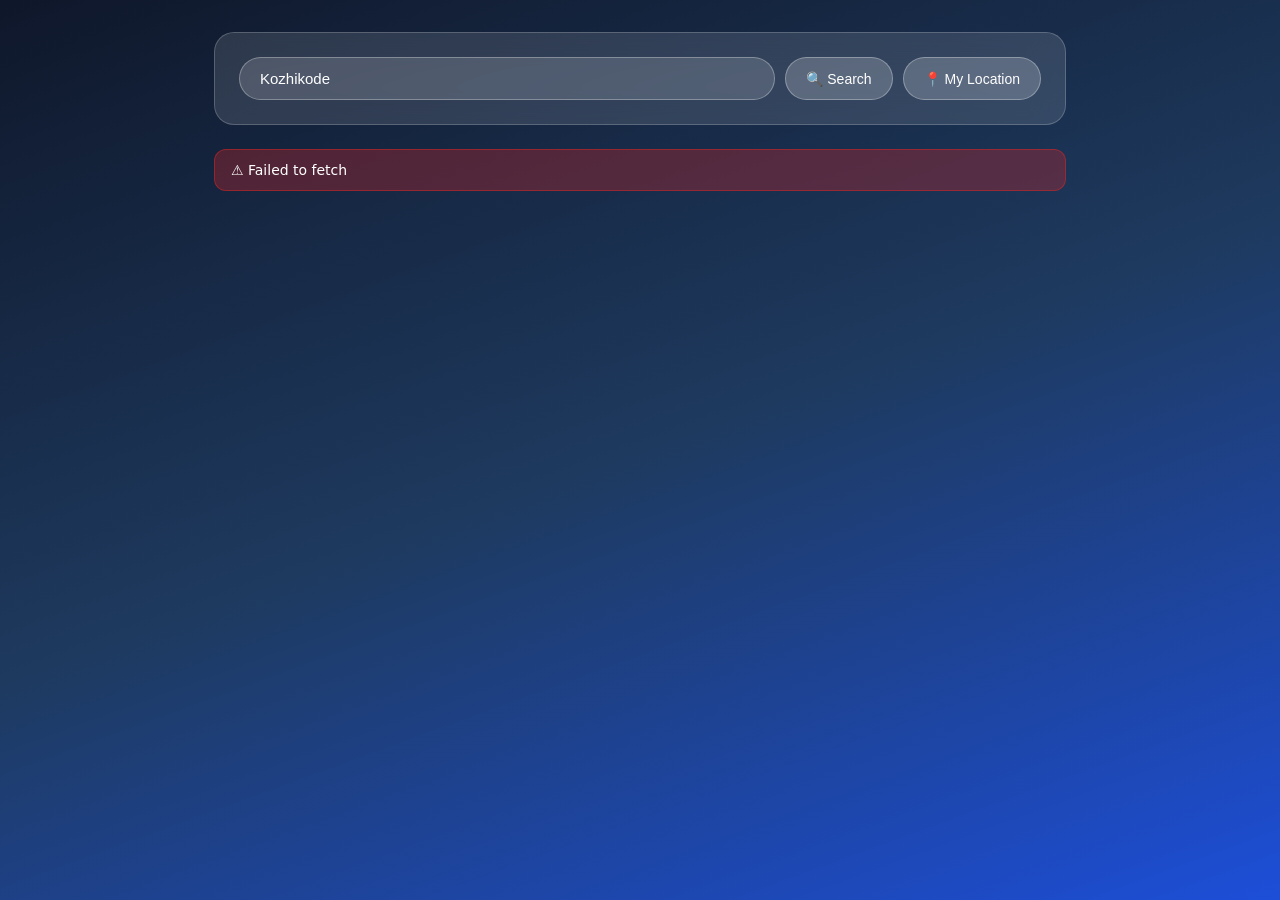
<file: weather-app.html>
<!DOCTYPE html>
<html lang="en">
<head>
<meta charset="UTF-8">
<meta name="viewport" content="width=device-width, initial-scale=1.0">
<title>WeatherGlass</title>
<style>
  * { margin: 0; padding: 0; box-sizing: border-box; }
  body { font-family: 'Segoe UI', system-ui, sans-serif; min-height: 100vh; overflow-x: hidden; transition: background 1.5s ease; color: #fff; }

  .bg-sunny   { background: linear-gradient(160deg, #0f4c9e 0%, #1a73e8 40%, #f59e0b 100%); }
  .bg-cloudy  { background: linear-gradient(160deg, #1e293b 0%, #475569 50%, #64748b 100%); }
  .bg-rainy   { background: linear-gradient(160deg, #0f172a 0%, #1e293b 50%, #0369a1 100%); }
  .bg-snowy   { background: linear-gradient(160deg, #1e3a5f 0%, #4a7fbf 50%, #e2f0ff 100%); }
  .bg-foggy   { background: linear-gradient(160deg, #374151 0%, #6b7280 50%, #9ca3af 100%); }
  .bg-thunder { background: linear-gradient(160deg, #020617 0%, #1e293b 50%, #312e81 100%); }
  .bg-default { background: linear-gradient(160deg, #0f172a 0%, #1e3a5f 50%, #1d4ed8 100%); }

  #weather-canvas { position: fixed; top:0; left:0; width:100%; height:100%; pointer-events:none; z-index:0; }

  .container { position:relative; z-index:1; max-width:900px; margin:0 auto; padding:2rem 1.5rem; }

  .glass { background:rgba(255,255,255,0.12); backdrop-filter:blur(16px); -webkit-backdrop-filter:blur(16px); border:1px solid rgba(255,255,255,0.2); border-radius:20px; padding:1.5rem; }

  .search-row { display:flex; gap:10px; margin-bottom:1.5rem; flex-wrap:wrap; }
  .search-row input { flex:1; min-width:180px; background:rgba(255,255,255,0.15); border:1px solid rgba(255,255,255,0.3); border-radius:50px; padding:0.75rem 1.25rem; color:#fff; font-size:15px; outline:none; transition:border 0.2s; }
  .search-row input::placeholder { color:rgba(255,255,255,0.6); }
  .search-row input:focus { border-color:rgba(255,255,255,0.6); }
  .btn { background:rgba(255,255,255,0.2); border:1px solid rgba(255,255,255,0.3); border-radius:50px; padding:0.75rem 1.25rem; color:#fff; font-size:14px; cursor:pointer; transition:background 0.2s; white-space:nowrap; }
  .btn:hover { background:rgba(255,255,255,0.35); }
  .btn:active { transform:scale(0.97); }

  .main-weather { display:flex; align-items:center; justify-content:space-between; flex-wrap:wrap; gap:1rem; margin-bottom:1.5rem; }
  .city-name { font-size:1rem; opacity:0.8; margin-bottom:4px; }
  .temp-big { font-size:5rem; font-weight:300; line-height:1; }
  .weather-desc { font-size:1.2rem; opacity:0.9; margin-top:6px; text-transform:capitalize; }
  .weather-icon-big { font-size:6rem; line-height:1; }

  .details-grid { display:grid; grid-template-columns:repeat(auto-fit,minmax(130px,1fr)); gap:12px; margin-bottom:1.5rem; }
  .detail-card { background:rgba(255,255,255,0.1); border:1px solid rgba(255,255,255,0.15); border-radius:14px; padding:1rem; text-align:center; }
  .detail-label { font-size:11px; opacity:0.7; text-transform:uppercase; letter-spacing:0.5px; margin-bottom:6px; }
  .detail-value { font-size:1.4rem; font-weight:500; }
  .detail-unit { font-size:12px; opacity:0.7; }

  .section-title { font-size:13px; opacity:0.7; text-transform:uppercase; letter-spacing:1px; margin-bottom:12px; }
  .hourly-row { display:flex; gap:10px; overflow-x:auto; padding-bottom:6px; scrollbar-width:none; margin-bottom:1.5rem; }
  .hourly-row::-webkit-scrollbar { display:none; }
  .hourly-card { background:rgba(255,255,255,0.08); border:1px solid rgba(255,255,255,0.12); border-radius:14px; padding:10px 14px; text-align:center; flex-shrink:0; min-width:72px; }
  .hourly-card.now { background:rgba(255,255,255,0.22); border-color:rgba(255,255,255,0.35); }
  .hour-label { font-size:12px; opacity:0.7; margin-bottom:4px; }
  .hour-icon { font-size:1.4rem; margin-bottom:4px; }
  .hour-temp { font-size:14px; font-weight:500; }

  .daily-list { display:flex; flex-direction:column; gap:8px; }
  .daily-row { display:flex; align-items:center; background:rgba(255,255,255,0.08); border:1px solid rgba(255,255,255,0.12); border-radius:12px; padding:10px 16px; }
  .day-name { flex:1; font-size:14px; opacity:0.9; }
  .day-icon { font-size:1.3rem; margin-right:16px; }
  .day-high { font-weight:600; }
  .day-low { opacity:0.6; margin-left:6px; }

  #loading { display:none; text-align:center; padding:2rem; }
  .spinner { width:40px; height:40px; border:3px solid rgba(255,255,255,0.2); border-top-color:#fff; border-radius:50%; animation:spin 0.8s linear infinite; margin:0 auto 12px; }
  @keyframes spin { to { transform:rotate(360deg); } }

  #error-msg { display:none; background:rgba(220,38,38,0.3); border:1px solid rgba(220,38,38,0.5); border-radius:12px; padding:12px 16px; margin-bottom:1rem; font-size:14px; }
  #weather-content { display:none; }
  .footer { text-align:center; font-size:12px; opacity:0.5; margin-top:1.5rem; }

  .lightning-flash { position:fixed; top:0; left:0; width:100%; height:100%; background:rgba(255,255,200,0.15); pointer-events:none; z-index:0; opacity:0; animation:flash 8s infinite; }
  @keyframes flash { 0%,95%,100%{opacity:0} 96%{opacity:1} 97%{opacity:0} 98%{opacity:0.8} }

  @media(max-width:600px){ .temp-big{font-size:3.5rem;} .weather-icon-big{font-size:4rem;} }
</style>
</head>
<body class="bg-default">
<canvas id="weather-canvas"></canvas>
<div class="container">

  <div class="glass search-row">
    <input type="text" id="city-input" placeholder="Enter city... e.g. Kozhikode, Mumbai, London" />
    <button class="btn" onclick="searchCity()">🔍 Search</button>
    <button class="btn" onclick="getMyLocation()">📍 My Location</button>
  </div>

  <div id="loading">
    <div class="spinner"></div>
    <div style="opacity:0.8;font-size:14px;" id="loading-text">Fetching weather...</div>
  </div>

  <div id="error-msg"></div>

  <div id="weather-content">
    <div class="glass" style="margin-bottom:1.5rem;">
      <div class="main-weather">
        <div>
          <div class="city-name" id="city-display">—</div>
          <div class="temp-big"><span id="temp-val">—</span>°C</div>
          <div class="weather-desc" id="weather-desc">—</div>
          <div style="font-size:13px;opacity:0.6;margin-top:6px;" id="feels-like">Feels like —°C</div>
        </div>
        <div class="weather-icon-big" id="weather-icon-big">🌡️</div>
      </div>
      <div class="details-grid">
        <div class="detail-card"><div class="detail-label">💧 Humidity</div><div class="detail-value" id="humidity">—</div></div>
        <div class="detail-card"><div class="detail-label">💨 Wind</div><div class="detail-value" id="wind">—</div></div>
        <div class="detail-card"><div class="detail-label">🌧️ Rain chance</div><div class="detail-value" id="rain-chance">—</div></div>
        <div class="detail-card"><div class="detail-label">☁️ Cloud cover</div><div class="detail-value" id="cloud-cover">—</div></div>
        <div class="detail-card"><div class="detail-label">🌡️ Max / Min</div><div class="detail-value" id="max-min">—</div></div>
        <div class="detail-card"><div class="detail-label">🌅 UV Index</div><div class="detail-value" id="uv-index">—</div></div>
      </div>
    </div>

    <div class="glass" style="margin-bottom:1.5rem;">
      <div class="section-title">Hourly Forecast</div>
      <div class="hourly-row" id="hourly-row"></div>
    </div>

    <div class="glass">
      <div class="section-title">7-Day Forecast</div>
      <div class="daily-list" id="daily-list"></div>
    </div>

    <div class="footer">Powered by Open-Meteo · Free, no API key · <span id="last-updated"></span></div>
  </div>
</div>

<script>
const WMO = {
  0:{desc:'Clear sky',icon:'☀️',type:'sunny'},
  1:{desc:'Mainly clear',icon:'🌤️',type:'sunny'},
  2:{desc:'Partly cloudy',icon:'⛅',type:'cloudy'},
  3:{desc:'Overcast',icon:'☁️',type:'cloudy'},
  45:{desc:'Foggy',icon:'🌫️',type:'foggy'},
  48:{desc:'Icy fog',icon:'🌫️',type:'foggy'},
  51:{desc:'Light drizzle',icon:'🌦️',type:'rainy'},
  53:{desc:'Drizzle',icon:'🌧️',type:'rainy'},
  55:{desc:'Heavy drizzle',icon:'🌧️',type:'rainy'},
  61:{desc:'Light rain',icon:'🌧️',type:'rainy'},
  63:{desc:'Moderate rain',icon:'🌧️',type:'rainy'},
  65:{desc:'Heavy rain',icon:'🌧️',type:'rainy'},
  71:{desc:'Light snow',icon:'🌨️',type:'snowy'},
  73:{desc:'Moderate snow',icon:'❄️',type:'snowy'},
  75:{desc:'Heavy snow',icon:'❄️',type:'snowy'},
  77:{desc:'Snow grains',icon:'🌨️',type:'snowy'},
  80:{desc:'Rain showers',icon:'🌦️',type:'rainy'},
  81:{desc:'Rain showers',icon:'🌧️',type:'rainy'},
  82:{desc:'Violent showers',icon:'⛈️',type:'thunder'},
  85:{desc:'Snow showers',icon:'🌨️',type:'snowy'},
  86:{desc:'Heavy snow showers',icon:'❄️',type:'snowy'},
  95:{desc:'Thunderstorm',icon:'⛈️',type:'thunder'},
  96:{desc:'Thunderstorm + hail',icon:'⛈️',type:'thunder'},
  99:{desc:'Thunderstorm + hail',icon:'⛈️',type:'thunder'},
};
function getWMO(code){ return WMO[code]||{desc:'Unknown',icon:'🌡️',type:'default'}; }

// ── CANVAS ANIMATION ──────────────────────────────────
const canvas = document.getElementById('weather-canvas');
const ctx = canvas.getContext('2d');
let animFrame, clouds=[], drops=[], snowflakes=[], sunAngle=0, fogTime=0;

function resizeCanvas(){ canvas.width=window.innerWidth; canvas.height=window.innerHeight; }
window.addEventListener('resize',resizeCanvas);
resizeCanvas();

function makeClouds(dark){
  return Array.from({length:7},(_,i)=>({
    x:Math.random()*canvas.width, y:20+i*55+Math.random()*25,
    r:45+Math.random()*55, speed:0.12+Math.random()*0.18,
    alpha:dark?0.28+Math.random()*0.18:0.45+Math.random()*0.2
  }));
}
function makeRain(heavy){
  return Array.from({length:heavy?250:150},()=>({
    x:Math.random()*canvas.width, y:Math.random()*canvas.height,
    len:heavy?14+Math.random()*22:8+Math.random()*14,
    speed:heavy?9+Math.random()*7:5+Math.random()*4,
    alpha:0.3+Math.random()*0.4
  }));
}
function makeSnow(){
  return Array.from({length:130},()=>({
    x:Math.random()*canvas.width, y:Math.random()*canvas.height,
    r:2+Math.random()*5, speed:0.5+Math.random()*1.5,
    drift:(Math.random()-0.5)*0.5, alpha:0.5+Math.random()*0.5
  }));
}

function drawCloud(c, dark){
  ctx.fillStyle=dark?`rgba(15,25,45,${c.alpha})`:`rgba(190,205,220,${c.alpha})`;
  ctx.beginPath();
  ctx.arc(c.x,c.y,c.r,0,Math.PI*2);
  ctx.arc(c.x+c.r*0.6,c.y-c.r*0.3,c.r*0.7,0,Math.PI*2);
  ctx.arc(c.x-c.r*0.5,c.y-c.r*0.2,c.r*0.6,0,Math.PI*2);
  ctx.fill();
  c.x+=c.speed;
  if(c.x-c.r*2>canvas.width) c.x=-c.r*2;
}

function startAnimation(type){
  cancelAnimationFrame(animFrame);
  ctx.clearRect(0,0,canvas.width,canvas.height);
  document.querySelectorAll('.lightning-flash').forEach(e=>e.remove());

  if(type==='sunny'){
    (function loop(){
      ctx.clearRect(0,0,canvas.width,canvas.height);
      const cx=canvas.width*0.82,cy=80,r=52;
      ctx.save(); ctx.translate(cx,cy); ctx.rotate(sunAngle);
      for(let i=0;i<12;i++){
        const a=(i/12)*Math.PI*2;
        ctx.beginPath();
        ctx.moveTo(Math.cos(a)*(r+10),Math.sin(a)*(r+10));
        ctx.lineTo(Math.cos(a)*(r+28),Math.sin(a)*(r+28));
        ctx.strokeStyle='rgba(255,215,70,0.5)';
        ctx.lineWidth=3; ctx.lineCap='round'; ctx.stroke();
      }
      ctx.restore();
      const g=ctx.createRadialGradient(cx,cy,0,cx,cy,r);
      g.addColorStop(0,'rgba(255,240,100,0.95)');
      g.addColorStop(1,'rgba(255,155,35,0.75)');
      ctx.beginPath(); ctx.arc(cx,cy,r,0,Math.PI*2);
      ctx.fillStyle=g; ctx.fill();
      sunAngle+=0.003;
      animFrame=requestAnimationFrame(loop);
    })();
  } else if(type==='cloudy'){
    clouds=makeClouds(false);
    (function loop(){ ctx.clearRect(0,0,canvas.width,canvas.height); clouds.forEach(c=>drawCloud(c,false)); animFrame=requestAnimationFrame(loop); })();
  } else if(type==='rainy'){
    clouds=makeClouds(true); drops=makeRain(false);
    (function loop(){
      ctx.clearRect(0,0,canvas.width,canvas.height);
      clouds.forEach(c=>drawCloud(c,true));
      drops.forEach(d=>{
        d.y+=d.speed; d.x+=d.speed*0.2;
        if(d.y>canvas.height){d.y=-d.len;d.x=Math.random()*canvas.width;}
        ctx.beginPath(); ctx.moveTo(d.x,d.y); ctx.lineTo(d.x+d.len*0.2,d.y+d.len);
        ctx.strokeStyle=`rgba(147,210,255,${d.alpha})`; ctx.lineWidth=1.5; ctx.stroke();
      });
      animFrame=requestAnimationFrame(loop);
    })();
  } else if(type==='snowy'){
    snowflakes=makeSnow();
    (function loop(){
      ctx.clearRect(0,0,canvas.width,canvas.height);
      snowflakes.forEach(s=>{
        s.y+=s.speed; s.x+=s.drift;
        if(s.y>canvas.height){s.y=-10;s.x=Math.random()*canvas.width;}
        ctx.beginPath(); ctx.arc(s.x,s.y,s.r,0,Math.PI*2);
        ctx.fillStyle=`rgba(220,240,255,${s.alpha})`; ctx.fill();
      });
      animFrame=requestAnimationFrame(loop);
    })();
  } else if(type==='foggy'){
    (function loop(){
      ctx.clearRect(0,0,canvas.width,canvas.height);
      fogTime+=0.004;
      for(let i=0;i<6;i++){
        const y=(i/6)*canvas.height+Math.sin(fogTime+i*1.2)*25;
        const g=ctx.createLinearGradient(0,y,canvas.width,y);
        g.addColorStop(0,'transparent');
        g.addColorStop(0.4,'rgba(175,175,175,0.09)');
        g.addColorStop(0.6,'rgba(175,175,175,0.11)');
        g.addColorStop(1,'transparent');
        ctx.fillStyle=g; ctx.fillRect(0,y-45,canvas.width,90);
      }
      animFrame=requestAnimationFrame(loop);
    })();
  } else if(type==='thunder'){
    const fl=document.createElement('div');
    fl.className='lightning-flash'; document.body.appendChild(fl);
    clouds=makeClouds(true); drops=makeRain(true);
    (function loop(){
      ctx.clearRect(0,0,canvas.width,canvas.height);
      clouds.forEach(c=>drawCloud(c,true));
      drops.forEach(d=>{
        d.y+=d.speed; d.x+=d.speed*0.25;
        if(d.y>canvas.height){d.y=-d.len;d.x=Math.random()*canvas.width;}
        ctx.beginPath(); ctx.moveTo(d.x,d.y); ctx.lineTo(d.x+d.len*0.25,d.y+d.len);
        ctx.strokeStyle=`rgba(147,210,255,${d.alpha})`; ctx.lineWidth=1.5; ctx.stroke();
      });
      animFrame=requestAnimationFrame(loop);
    })();
  }
}

// ── API CALLS ─────────────────────────────────────────
async function geocodeCity(city){
  // Try Open-Meteo geocoding (supports Kozhikode, Calicut, etc.)
  const r=await fetch(`https://geocoding-api.open-meteo.com/v1/search?name=${encodeURIComponent(city)}&count=1&language=en&format=json`);
  if(!r.ok) throw new Error('Geocoding service unavailable. Check your internet connection.');
  const d=await r.json();
  if(!d.results||d.results.length===0) throw new Error(`"${city}" not found. Try a nearby city or check spelling.`);
  return d.results[0];
}

async function fetchWeather(lat,lon){
  const url=`https://api.open-meteo.com/v1/forecast?latitude=${lat}&longitude=${lon}`+
    `&current=temperature_2m,relative_humidity_2m,apparent_temperature,weather_code,wind_speed_10m,cloud_cover`+
    `&hourly=temperature_2m,weather_code,precipitation_probability`+
    `&daily=weather_code,temperature_2m_max,temperature_2m_min,precipitation_probability_max,uv_index_max`+
    `&forecast_days=7&timezone=auto`;
  const r=await fetch(url);
  if(!r.ok) throw new Error('Weather data unavailable. Please try again.');
  return r.json();
}

// Reverse geocode using Open-Meteo's own search (no CORS issues, no User-Agent needed)
async function reverseGeocode(lat,lon){
  // Use a nearby search trick: find the closest named place
  const r=await fetch(`https://geocoding-api.open-meteo.com/v1/search?name=&latitude=${lat}&longitude=${lon}&count=1&format=json`);
  // Fallback: just return coordinates as label
  return null;
}

// ── RENDER ───────────────────────────────────────────
function renderWeather(data,cityName){
  const c=data.current;
  const wmo=getWMO(c.weather_code);

  document.body.className=`bg-${wmo.type}`;
  startAnimation(wmo.type);

  document.getElementById('city-display').textContent=cityName;
  document.getElementById('temp-val').textContent=Math.round(c.temperature_2m);
  document.getElementById('weather-desc').textContent=wmo.desc;
  document.getElementById('weather-icon-big').textContent=wmo.icon;
  document.getElementById('feels-like').textContent=`Feels like ${Math.round(c.apparent_temperature)}°C`;
  document.getElementById('humidity').innerHTML=`${c.relative_humidity_2m}<span class="detail-unit">%</span>`;
  document.getElementById('wind').innerHTML=`${Math.round(c.wind_speed_10m)}<span class="detail-unit"> km/h</span>`;
  document.getElementById('cloud-cover').innerHTML=`${c.cloud_cover}<span class="detail-unit">%</span>`;

  const maxT=Math.round(data.daily.temperature_2m_max[0]);
  const minT=Math.round(data.daily.temperature_2m_min[0]);
  document.getElementById('max-min').innerHTML=`${maxT}°<span class="detail-unit"> / ${minT}°</span>`;
  document.getElementById('rain-chance').innerHTML=`${data.daily.precipitation_probability_max[0]}<span class="detail-unit">%</span>`;
  document.getElementById('uv-index').textContent=Math.round(data.daily.uv_index_max[0]);

  // Hourly
  const now=new Date();
  const h=data.hourly;
  const hourEl=document.getElementById('hourly-row');
  hourEl.innerHTML='';
  let shown=0;
  for(let i=0;i<h.time.length&&shown<24;i++){
    const t=new Date(h.time[i]);
    if(t<now-3600000) continue;
    const hw=getWMO(h.weather_code[i]);
    const isNow=shown===0;
    const label=isNow?'Now':t.toLocaleTimeString([],{hour:'2-digit',minute:'2-digit'});
    hourEl.innerHTML+=`<div class="hourly-card ${isNow?'now':''}">
      <div class="hour-label">${label}</div>
      <div class="hour-icon">${hw.icon}</div>
      <div class="hour-temp">${Math.round(h.temperature_2m[i])}°</div>
      <div style="font-size:10px;opacity:0.6;margin-top:2px">${h.precipitation_probability[i]}%</div>
    </div>`;
    shown++;
  }

  // Daily
  const days=['Sun','Mon','Tue','Wed','Thu','Fri','Sat'];
  const dl=data.daily;
  const listEl=document.getElementById('daily-list');
  listEl.innerHTML='';
  for(let i=0;i<7;i++){
    const d=new Date(dl.time[i]);
    const dw=getWMO(dl.weather_code[i]);
    listEl.innerHTML+=`<div class="daily-row">
      <span class="day-name">${i===0?'Today':days[d.getDay()]}</span>
      <span class="day-icon">${dw.icon}</span>
      <span style="font-size:12px;opacity:0.6;flex:1">${dw.desc}</span>
      <span><span class="day-high">${Math.round(dl.temperature_2m_max[i])}°</span><span class="day-low">${Math.round(dl.temperature_2m_min[i])}°</span></span>
    </div>`;
  }

  document.getElementById('last-updated').textContent='Updated: '+new Date().toLocaleTimeString();
  document.getElementById('weather-content').style.display='block';
}

// ── UI HELPERS ───────────────────────────────────────
function setLoading(on,msg='Fetching weather...'){
  document.getElementById('loading').style.display=on?'block':'none';
  document.getElementById('loading-text').textContent=msg;
  if(on) document.getElementById('weather-content').style.display='none';
}
function showError(msg){
  const el=document.getElementById('error-msg');
  el.innerHTML=msg?`⚠️ ${msg}`:'';
  el.style.display=msg?'block':'none';
}

// ── SEARCH ───────────────────────────────────────────
async function searchCity(){
  const city=document.getElementById('city-input').value.trim();
  if(!city){ showError('Please enter a city name.'); return; }
  showError('');
  setLoading(true,'Looking up '+city+'...');
  try{
    setLoading(true,'Finding location...');
    const place=await geocodeCity(city);
    setLoading(true,'Loading weather data...');
    const data=await fetchWeather(place.latitude,place.longitude);
    const name=`${place.name}${place.admin1?', '+place.admin1:''}, ${place.country}`;
    renderWeather(data,name);
  }catch(e){
    showError(e.message);
  }finally{
    setLoading(false);
  }
}

// ── MY LOCATION ──────────────────────────────────────
function getMyLocation(){
  if(!navigator.geolocation){ showError('Geolocation not supported by your browser.'); return; }
  showError('');
  setLoading(true,'Getting your location...');
  navigator.geolocation.getCurrentPosition(async pos=>{
    try{
      const {latitude:lat,longitude:lon}=pos.coords;
      setLoading(true,'Loading weather data...');
      const data=await fetchWeather(lat,lon);
      // Use timezone as city hint since reverse geocode has CORS issues
      const tz=data.timezone||'';
      const cityGuess=tz.split('/').pop().replace(/_/g,' ')||'Your Location';
      renderWeather(data,cityGuess);
    }catch(e){
      showError('Could not fetch weather. Check your connection.');
    }finally{
      setLoading(false);
    }
  },err=>{
    const msgs={1:'Location access denied. Please search manually.',2:'Location unavailable.',3:'Location request timed out.'};
    showError(msgs[err.code]||'Could not get location.');
    setLoading(false);
  },{timeout:10000});
}

// ── ENTER KEY ────────────────────────────────────────
document.getElementById('city-input').addEventListener('keydown',e=>{ if(e.key==='Enter') searchCity(); });

// ── DEFAULT LOAD ─────────────────────────────────────
window.addEventListener('load',()=>{
  document.getElementById('city-input').value='Kozhikode';
  searchCity();
});
</script>
</body>
</html>
</file>
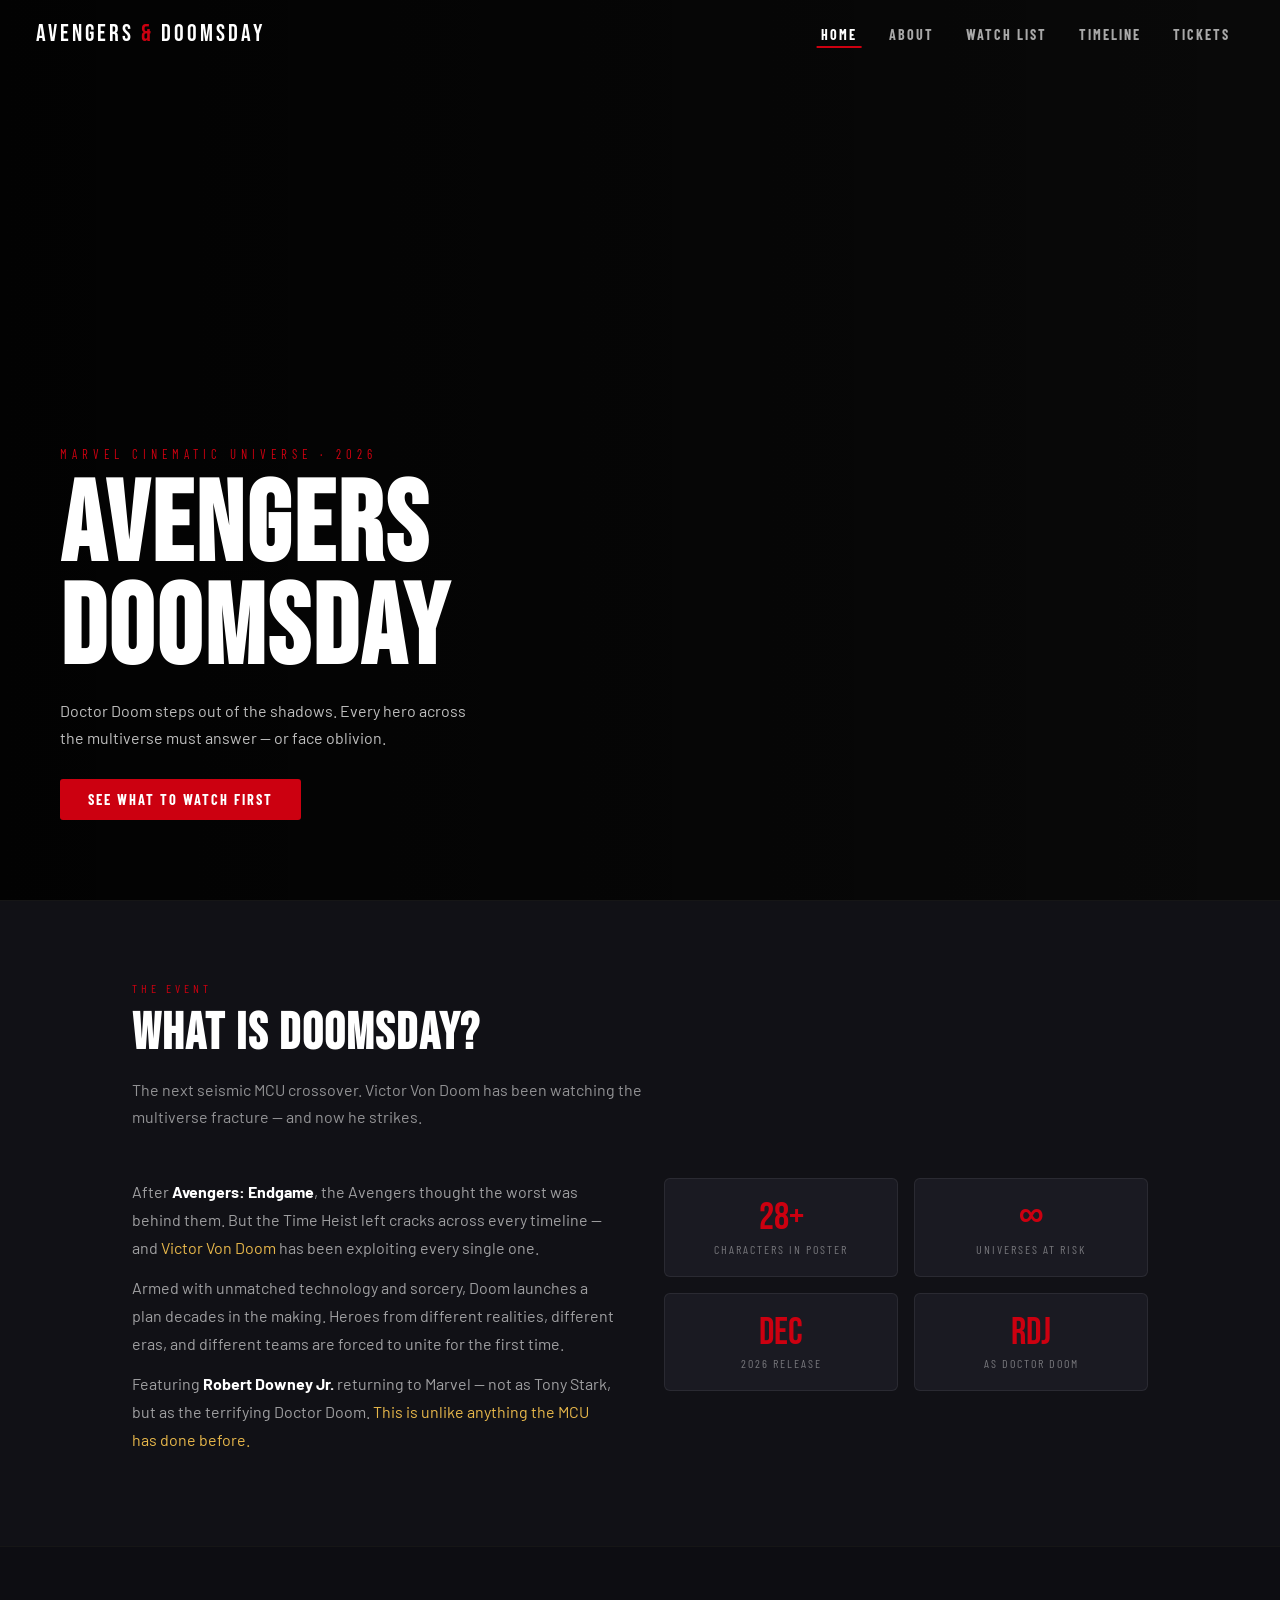
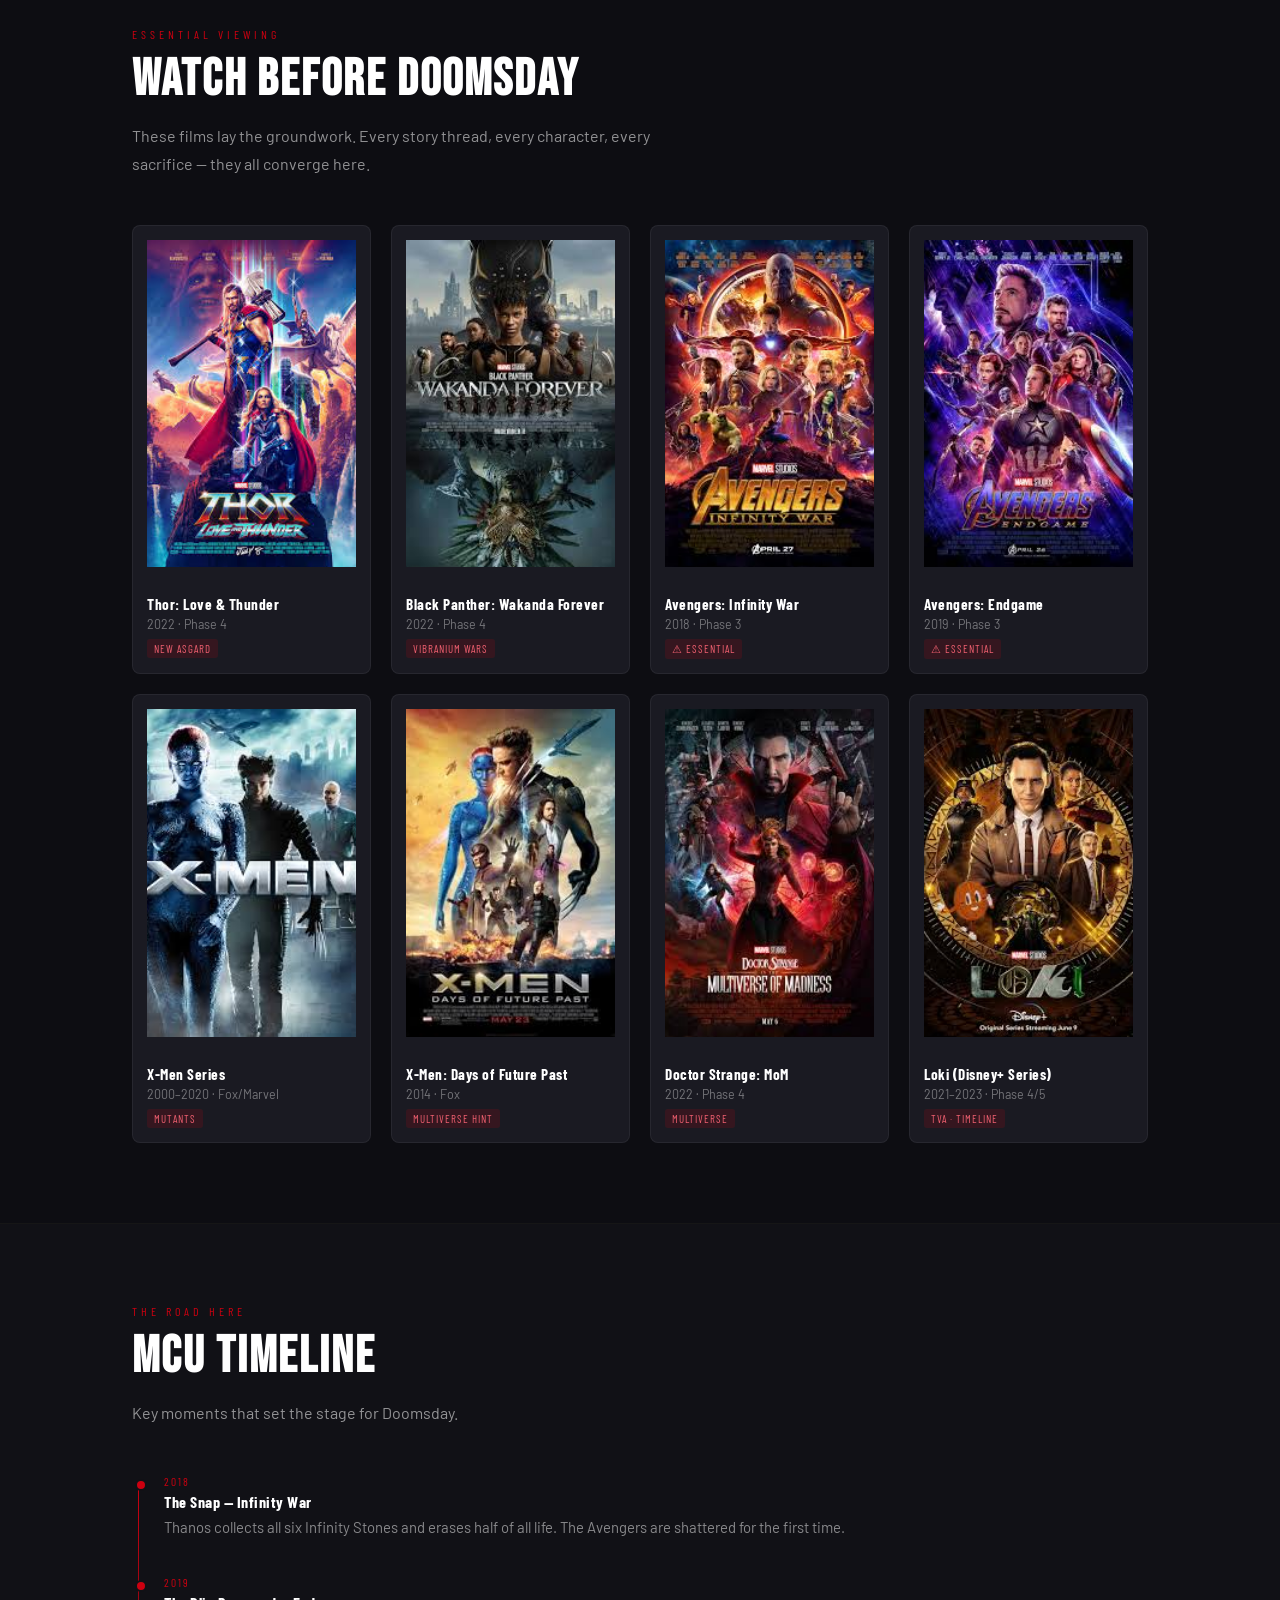
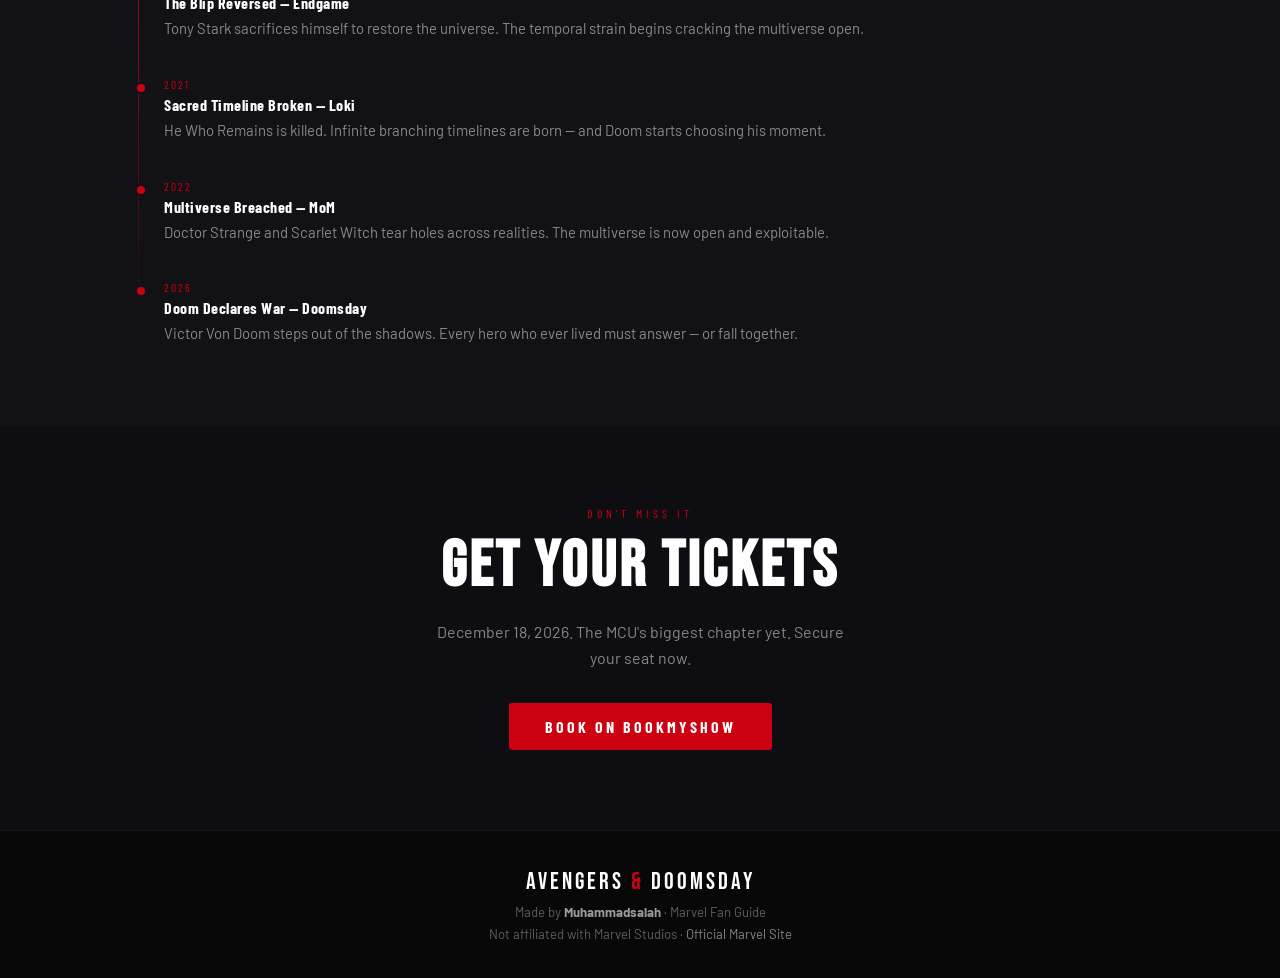
<file: doomsday/doomsday.html>
<!DOCTYPE html>
<html lang="en">
<head>
  <meta charset="UTF-8"/>
  <meta name="viewport" content="width=device-width, initial-scale=1.0"/>
  <title>Avengers: Doomsday Guide</title>
  <link href="https://fonts.googleapis.com/css2?family=Bebas+Neue&family=Barlow+Condensed:wght@400;600;700&family=Barlow:wght@400;600&display=swap" rel="stylesheet"/>
  <style>
    *, *::before, *::after { box-sizing: border-box; margin: 0; padding: 0; }

    :root {
      --red:  #cc0010;
      --gold: #e8b84b;
      --dark: rgba(0,0,0,0.72);
      --nav-h: 66px;
    }

    html { scroll-behavior: smooth; }

    body {
      font-family: 'Barlow', sans-serif;
      color: #fff;
      background: #0a0a0a;
      overflow-x: hidden;
    }

    /* ── NAVBAR ── */
    nav {
      position: fixed;
      top: 0; left: 0; right: 0;
      height: var(--nav-h);
      z-index: 100;
      display: flex;
      align-items: center;
      justify-content: space-between;
      padding: 0 36px;
      transition: background 0.4s, box-shadow 0.4s;
      background: transparent;
    }

    nav.scrolled {
      background: rgba(5, 5, 8, 0.95);
      box-shadow: 0 2px 20px rgba(0,0,0,0.6);
      backdrop-filter: blur(10px);
    }

    .nav-logo {
      font-family: 'Bebas Neue', sans-serif;
      font-size: 1.5rem;
      letter-spacing: 3px;
      color: #fff;
      text-decoration: none;
    }
    .nav-logo span { color: var(--red); }

    .nav-links {
      display: flex;
      list-style: none;
      gap: 4px;
    }

    .nav-links a {
      font-family: 'Barlow Condensed', sans-serif;
      font-size: 0.88rem;
      font-weight: 700;
      letter-spacing: 2px;
      text-transform: uppercase;
      color: rgba(255,255,255,0.65);
      text-decoration: none;
      padding: 7px 14px;
      border-radius: 3px;
      position: relative;
      transition: color 0.2s, background 0.2s;
    }

    .nav-links a::after {
      content: '';
      position: absolute;
      bottom: 2px; left: 50%;
      width: 0; height: 2px;
      background: var(--red);
      transform: translateX(-50%);
      transition: width 0.25s;
    }

    .nav-links a:hover {
      color: #fff;
      background: rgba(255,255,255,0.07);
    }
    .nav-links a:hover::after { width: 70%; }

    .nav-links a.active { color: #fff; }
    .nav-links a.active::after { width: 70%; }

    /* Mobile */
    .hamburger { display: none; flex-direction: column; gap: 5px; cursor: pointer; background: none; border: none; padding: 4px; }
    .hamburger span { display: block; width: 24px; height: 2px; background: #fff; transition: transform 0.3s, opacity 0.3s; }
    .hamburger.open span:nth-child(1) { transform: translateY(7px) rotate(45deg); }
    .hamburger.open span:nth-child(2) { opacity: 0; }
    .hamburger.open span:nth-child(3) { transform: translateY(-7px) rotate(-45deg); }

    @media (max-width: 680px) {
      .nav-links { display: none; flex-direction: column; position: absolute; top: var(--nav-h); left: 0; right: 0; background: rgba(5,5,8,0.97); padding: 12px 20px 20px; }
      .nav-links.open { display: flex; }
      .hamburger { display: flex; }
    }

    /* ── HERO ── */
    #home {
      min-height: 100vh;
      display: flex;
      flex-direction: column;
      justify-content: flex-end;
      align-items: flex-start;
      padding: 0 60px 80px;
      position: relative;
      background-image: url('http://www.impawards.com/2026/posters/avengers_doomsday.jpg');
      background-size: cover;
      background-position: center top;
      background-repeat: no-repeat;
    }

    /* dark gradient overlay so text is readable */
    #home::before {
      content: '';
      position: absolute; inset: 0;
      background: linear-gradient(
        to right,
        rgba(0,0,0,0.80) 0%,
        rgba(0,0,0,0.40) 60%,
        rgba(0,0,0,0.10) 100%
      );
    }

    .hero-content { position: relative; max-width: 520px; }

    .hero-eyebrow {
      font-family: 'Barlow Condensed', sans-serif;
      font-size: 0.8rem;
      letter-spacing: 5px;
      text-transform: uppercase;
      color: var(--red);
      margin-bottom: 14px;
    }

    .hero-title {
      font-family: 'Bebas Neue', sans-serif;
      font-size: clamp(3.5rem, 9vw, 7rem);
      line-height: 0.92;
      letter-spacing: 3px;
    }

    .hero-sub {
      color: rgba(255,255,255,0.75);
      font-size: 1rem;
      line-height: 1.65;
      margin-top: 16px;
      max-width: 420px;
    }

    .hero-btn {
      display: inline-block;
      margin-top: 28px;
      background: var(--red);
      color: #fff;
      font-family: 'Barlow Condensed', sans-serif;
      font-weight: 700;
      font-size: 0.9rem;
      letter-spacing: 2px;
      text-transform: uppercase;
      padding: 12px 28px;
      border-radius: 3px;
      text-decoration: none;
      transition: background 0.2s, transform 0.2s;
    }
    .hero-btn:hover { background: #e8001a; transform: translateY(-2px); }

    @media (max-width: 560px) { #home { padding: 0 28px 60px; } }

    /* ── SHARED SECTION STYLES ── */
    section { padding: 80px 0; }
    .inner { max-width: 1080px; margin: 0 auto; padding: 0 32px; }

    .sec-label {
      font-family: 'Barlow Condensed', sans-serif;
      font-size: 0.75rem;
      letter-spacing: 4px;
      text-transform: uppercase;
      color: var(--red);
      margin-bottom: 8px;
    }
    .sec-title {
      font-family: 'Bebas Neue', sans-serif;
      font-size: clamp(2rem, 4vw, 3.2rem);
      letter-spacing: 2px;
      margin-bottom: 12px;
    }
    .sec-desc {
      color: rgba(255,255,255,0.55);
      font-size: 1rem;
      line-height: 1.7;
      max-width: 560px;
      margin-bottom: 48px;
    }

    /* ── ABOUT ── */
    #about { background: #111116; }

    .about-cols {
      display: grid;
      grid-template-columns: 1fr 1fr;
      gap: 48px;
      align-items: start;
    }
    .about-cols p {
      color: rgba(255,255,255,0.6);
      line-height: 1.75;
      margin-bottom: 12px;
    }
    .about-cols p strong { color: #fff; }
    .about-cols p em { color: var(--gold); font-style: normal; }

    .stats { display: grid; grid-template-columns: 1fr 1fr; gap: 16px; }
    .stat {
      background: #1a1a22;
      border: 1px solid rgba(255,255,255,0.07);
      border-radius: 6px;
      padding: 20px;
      text-align: center;
      transition: border-color 0.25s, transform 0.25s;
    }
    .stat:hover { border-color: rgba(204,0,16,0.45); transform: translateY(-3px); }
    .stat .n { font-family: 'Bebas Neue', sans-serif; font-size: 2.4rem; color: var(--red); line-height: 1; }
    .stat .l { font-family: 'Barlow Condensed', sans-serif; font-size: 0.75rem; letter-spacing: 2px; text-transform: uppercase; color: rgba(255,255,255,0.4); margin-top: 4px; }

    @media (max-width: 680px) { .about-cols { grid-template-columns: 1fr; } }

    /* ── MOVIES ── */
    #movies { background: #0d0d12; }

    .movies-grid {
      display: grid;
      grid-template-columns: repeat(auto-fill, minmax(200px, 1fr));
      gap: 20px;
    }

    .movie-card {
      background: #1a1a22;
      border: 1px solid rgba(255,255,255,0.06);
      border-radius: 8px;
      overflow: hidden;
      transition: transform 0.25s, border-color 0.25s;
    }
    .movie-card:hover { transform: translateY(-6px); border-color: rgba(204,0,16,0.4); }

    .movie-thumb {
      width: 100%;
      aspect-ratio: 2/3;
      display: flex;
      align-items: flex-end;
      padding: 14px;
      font-family: 'Bebas Neue', sans-serif;
      font-size: 1.15rem;
      letter-spacing: 1px;
      line-height: 1.2;
      color: #fff;
      text-shadow: 0 2px 6px #000;
    }

    .movie-info { padding: 14px; }
    .movie-info h3 {
      font-family: 'Barlow Condensed', sans-serif;
      font-weight: 700;
      font-size: 0.95rem;
      letter-spacing: 0.5px;
      margin-bottom: 4px;
    }
    .movie-info .yr { font-size: 0.78rem; color: rgba(255,255,255,0.4); }
    .movie-info .tag {
      display: inline-block;
      margin-top: 8px;
      font-size: 0.68rem;
      letter-spacing: 1px;
      text-transform: uppercase;
      background: rgba(204,0,16,0.15);
      color: #f06070;
      padding: 3px 7px;
      border-radius: 3px;
      font-family: 'Barlow Condensed', sans-serif;
    }

    /* ── TIMELINE ── */
    #timeline { background: #111116; }

    .tl { position: relative; padding-left: 32px; display: flex; flex-direction: column; gap: 36px; }
    .tl::before { content: ''; position: absolute; left: 6px; top: 8px; bottom: 8px; width: 1px; background: linear-gradient(to bottom, var(--red), transparent); }

    .tl-item { position: relative; }
    .tl-item::before {
      content: '';
      position: absolute; left: -29px; top: 5px;
      width: 12px; height: 12px; border-radius: 50%;
      background: var(--red); border: 2px solid #111116;
    }
    .tl-item .yr { font-family: 'Barlow Condensed', sans-serif; font-size: 0.72rem; letter-spacing: 2px; text-transform: uppercase; color: var(--red); margin-bottom: 4px; }
    .tl-item h4 { font-family: 'Barlow Condensed', sans-serif; font-weight: 700; font-size: 1rem; letter-spacing: 0.5px; margin-bottom: 4px; }
    .tl-item p { color: rgba(255,255,255,0.5); font-size: 0.93rem; line-height: 1.65; }

    /* ── TICKETS ── */
    #tickets {
      background: #0d0d12;
      text-align: center;
    }
    .cta-title { font-family: 'Bebas Neue', sans-serif; font-size: clamp(2.2rem, 5vw, 4rem); letter-spacing: 3px; margin-bottom: 14px; }
    .cta-desc { color: rgba(255,255,255,0.5); font-size: 1rem; max-width: 440px; margin: 0 auto 32px; line-height: 1.65; }
    .cta-btn {
      display: inline-block;
      background: var(--red);
      color: #fff;
      font-family: 'Barlow Condensed', sans-serif;
      font-weight: 700;
      font-size: 1rem;
      letter-spacing: 3px;
      text-transform: uppercase;
      padding: 14px 36px;
      border-radius: 3px;
      text-decoration: none;
      transition: background 0.2s, transform 0.2s;
    }
    .cta-btn:hover { background: #e8001a; transform: translateY(-2px); }

    /* ── FOOTER ── */
    footer {
      background: #080808;
      text-align: center;
      padding: 36px 24px;
      border-top: 1px solid rgba(255,255,255,0.05);
    }
    footer .fl { font-family: 'Bebas Neue', sans-serif; font-size: 1.5rem; letter-spacing: 3px; margin-bottom: 8px; }
    footer .fl span { color: var(--red); }
    footer p { color: rgba(255,255,255,0.35); font-size: 0.82rem; }
    footer a { color: rgba(255,255,255,0.5); text-decoration: none; }
    footer a:hover { color: #fff; }

    /* ── DIVIDER ── */
    .div { border: none; border-top: 1px solid rgba(255,255,255,0.05); }

    /* ── SCROLL REVEAL ── */
    .rev { opacity: 0; transform: translateY(24px); transition: opacity 0.6s ease, transform 0.6s ease; }
    .rev.in { opacity: 1; transform: none; }
  </style>
</head>
<body>

<!-- NAVBAR -->
<nav id="navbar">
  <a class="nav-logo" href="#home">AVENGERS <span>&</span> DOOMSDAY</a>
  <button class="hamburger" id="ham" aria-label="Menu"><span></span><span></span><span></span></button>
  <ul class="nav-links" id="navLinks">
    <li><a href="#home"     class="nl active">Home</a></li>
    <li><a href="#about"    class="nl">About</a></li>
    <li><a href="#movies"   class="nl">Watch List</a></li>
    <li><a href="#timeline" class="nl">Timeline</a></li>
    <li><a href="#tickets"  class="nl">Tickets</a></li>
  </ul>
</nav>

<!-- HERO -->
<section id="home">
  <div class="hero-content">
    <p class="hero-eyebrow">Marvel Cinematic Universe · 2026</p>
    <h1 class="hero-title">Avengers<br>Doomsday</h1>
    <p class="hero-sub">
      Doctor Doom steps out of the shadows. Every hero across the multiverse must answer — or face oblivion.
    </p>
    <a href="#movies" class="hero-btn">See What to Watch First</a>
  </div>
</section>

<hr class="div">

<!-- ABOUT -->
<section id="about">
  <div class="inner">
    <p class="sec-label rev">The Event</p>
    <h2 class="sec-title rev">What Is Doomsday?</h2>
    <p class="sec-desc rev">The next seismic MCU crossover. Victor Von Doom has been watching the multiverse fracture — and now he strikes.</p>
    <div class="about-cols">
      <div class="rev">
        <p>After <strong>Avengers: Endgame</strong>, the Avengers thought the worst was behind them. But the Time Heist left cracks across every timeline — and <em>Victor Von Doom</em> has been exploiting every single one.</p>
        <p>Armed with unmatched technology and sorcery, Doom launches a plan decades in the making. Heroes from different realities, different eras, and different teams are forced to unite for the first time.</p>
        <p>Featuring <strong>Robert Downey Jr.</strong> returning to Marvel — not as Tony Stark, but as the terrifying Doctor Doom. <em>This is unlike anything the MCU has done before.</em></p>
      </div>
      <div class="stats rev">
        <div class="stat"><div class="n">28+</div><div class="l">Characters in Poster</div></div>
        <div class="stat"><div class="n">∞</div><div class="l">Universes at Risk</div></div>
        <div class="stat"><div class="n">Dec</div><div class="l">2026 Release</div></div>
        <div class="stat"><div class="n">RDJ</div><div class="l">As Doctor Doom</div></div>
      </div>
    </div>
  </div>
</section>

<hr class="div">

<!-- MOVIES -->
<section id="movies">
  <div class="inner">
    <p class="sec-label rev">Essential Viewing</p>
    <h2 class="sec-title rev">Watch Before Doomsday</h2>
    <p class="sec-desc rev">These films lay the groundwork. Every story thread, every character, every sacrifice — they all converge here.</p>
    <div class="movies-grid">

      <div class="movie-card rev">
        <img src="thor.jfif" class="movie-thumb" alt="Thor: Love and Thunder" style="object-fit:cover;">
        <div class="movie-info">
          <h3>Thor: Love &amp; Thunder</h3>
          <div class="yr">2022 · Phase 4</div>
          <div class="tag">New Asgard</div>
        </div>
      </div>

      <div class="movie-card rev">
        <img src="bp2.jfif" class="movie-thumb" alt="Black Panther: Wakanda Forever" style="object-fit:cover;">
        <div class="movie-info">
          <h3>Black Panther: Wakanda Forever</h3>
          <div class="yr">2022 · Phase 4</div>
          <div class="tag">Vibranium Wars</div>
        </div>
      </div>

      <div class="movie-card rev">
        <img src="infinitywar.jfif" class="movie-thumb" alt="Avengers: Infinity War" style="object-fit:cover;">
        <div class="movie-info">
          <h3>Avengers: Infinity War</h3>
          <div class="yr">2018 · Phase 3</div>
          <div class="tag">⚠ Essential</div>
        </div>
      </div>

      <div class="movie-card rev">
        <img src="endgame.jfif" class="movie-thumb" alt="Avengers: Endgame" style="object-fit:cover;">
        <div class="movie-info">
          <h3>Avengers: Endgame</h3>
          <div class="yr">2019 · Phase 3</div>
          <div class="tag">⚠ Essential</div>
        </div>
      </div>

      <div class="movie-card rev">
        <img src="xmen.jfif" class="movie-thumb" alt="X-Men Series" style="object-fit:cover;">
        <div class="movie-info">
          <h3>X-Men Series</h3>
          <div class="yr">2000–2020 · Fox/Marvel</div>
          <div class="tag">Mutants</div>
        </div>
      </div>

      <div class="movie-card rev">
        <img src="xmen 2.jfif" class="movie-thumb" alt="X-Men: Days of Future Past" style="object-fit:cover;">
        <div class="movie-info">
          <h3>X-Men: Days of Future Past</h3>
          <div class="yr">2014 · Fox</div>
          <div class="tag">Multiverse Hint</div>
        </div>
      </div>

      <div class="movie-card rev">
        <img src="multiverse.jfif" class="movie-thumb" alt="Multiverse of Madness" style="object-fit:cover;">
        <div class="movie-info">
          <h3>Doctor Strange: MoM</h3>
          <div class="yr">2022 · Phase 4</div>
          <div class="tag">Multiverse</div>
        </div>
      </div>

      <div class="movie-card rev">
        <img src="loki.jfif" class="movie-thumb" alt="Loki (Disney+ Series)" style="object-fit:cover;">
        <div class="movie-info">
          <h3>Loki (Disney+ Series)</h3>
          <div class="yr">2021–2023 · Phase 4/5</div>
          <div class="tag">TVA · Timeline</div>
        </div>
      </div>

    </div>
  </div>
</section>

<hr class="div">

<!-- TIMELINE -->
<section id="timeline">
  <div class="inner">
    <p class="sec-label rev">The Road Here</p>
    <h2 class="sec-title rev">MCU Timeline</h2>
    <p class="sec-desc rev">Key moments that set the stage for Doomsday.</p>
    <div class="tl">
      <div class="tl-item rev">
        <div class="yr">2018</div>
        <h4>The Snap — Infinity War</h4>
        <p>Thanos collects all six Infinity Stones and erases half of all life. The Avengers are shattered for the first time.</p>
      </div>
      <div class="tl-item rev">
        <div class="yr">2019</div>
        <h4>The Blip Reversed — Endgame</h4>
        <p>Tony Stark sacrifices himself to restore the universe. The temporal strain begins cracking the multiverse open.</p>
      </div>
      <div class="tl-item rev">
        <div class="yr">2021</div>
        <h4>Sacred Timeline Broken — Loki</h4>
        <p>He Who Remains is killed. Infinite branching timelines are born — and Doom starts choosing his moment.</p>
      </div>
      <div class="tl-item rev">
        <div class="yr">2022</div>
        <h4>Multiverse Breached — MoM</h4>
        <p>Doctor Strange and Scarlet Witch tear holes across realities. The multiverse is now open and exploitable.</p>
      </div>
      <div class="tl-item rev">
        <div class="yr">2026</div>
        <h4>Doom Declares War — Doomsday</h4>
        <p>Victor Von Doom steps out of the shadows. Every hero who ever lived must answer — or fall together.</p>
      </div>
    </div>
  </div>
</section>

<!-- TICKETS -->
<section id="tickets">
  <div class="inner">
    <p class="sec-label rev">Don't Miss It</p>
    <h2 class="cta-title rev">Get Your Tickets</h2>
    <p class="cta-desc rev">December 18, 2026. The MCU's biggest chapter yet. Secure your seat now.</p>
    <a href="https://in.bookmyshow.com" target="_blank" class="cta-btn rev">Book on BookMyShow</a>
  </div>
</section>

<!-- FOOTER -->
<footer>
  <div class="fl">AVENGERS <span>&</span> DOOMSDAY</div>
  <p>Made by <strong style="color:rgba(255,255,255,0.6)">Muhammadsalah</strong> · Marvel Fan Guide</p>
  <p style="margin-top:6px;">Not affiliated with Marvel Studios · <a href="https://www.marvel.com/movies/avengers-doomsday" target="_blank">Official Marvel Site</a></p>
</footer>

<script>
  // Scroll: darken navbar
  const nav = document.getElementById('navbar');
  window.addEventListener('scroll', () => {
    nav.classList.toggle('scrolled', window.scrollY > 60);
  });

  // Hamburger
  const ham = document.getElementById('ham');
  const nl  = document.getElementById('navLinks');
  ham.addEventListener('click', () => {
    ham.classList.toggle('open');
    nl.classList.toggle('open');
  });
  document.querySelectorAll('.nl').forEach(a => {
    a.addEventListener('click', () => { ham.classList.remove('open'); nl.classList.remove('open'); });
  });

  // Active nav link on scroll
  const secs = document.querySelectorAll('section[id]');
  const links = document.querySelectorAll('.nl');
  new IntersectionObserver(entries => {
    entries.forEach(e => {
      if (e.isIntersecting) {
        links.forEach(a => a.classList.remove('active'));
        const a = document.querySelector(`.nl[href="#${e.target.id}"]`);
        if (a) a.classList.add('active');
      }
    });
  }, { rootMargin: '-40% 0px -55% 0px' }).observe && secs.forEach(s => {
    new IntersectionObserver(entries => {
      entries.forEach(e => {
        if (e.isIntersecting) {
          links.forEach(a => a.classList.remove('active'));
          const a = document.querySelector(`.nl[href="#${e.target.id}"]`);
          if (a) a.classList.add('active');
        }
      });
    }, { rootMargin: '-40% 0px -55% 0px' }).observe(s);
  });

  // Scroll reveal
  new IntersectionObserver((entries, obs) => {
    entries.forEach((e, i) => {
      if (e.isIntersecting) {
        setTimeout(() => e.target.classList.add('in'), i * 55);
        obs.unobserve(e.target);
      }
    });
  }, { rootMargin: '0px 0px -60px 0px' }).observe && document.querySelectorAll('.rev').forEach(el => {
    new IntersectionObserver((entries, obs) => {
      entries.forEach(e => {
        if (e.isIntersecting) { e.target.classList.add('in'); obs.unobserve(e.target); }
      });
    }, { rootMargin: '0px 0px -60px 0px' }).observe(el);
  });
</script>
</body>
</html>
</file>
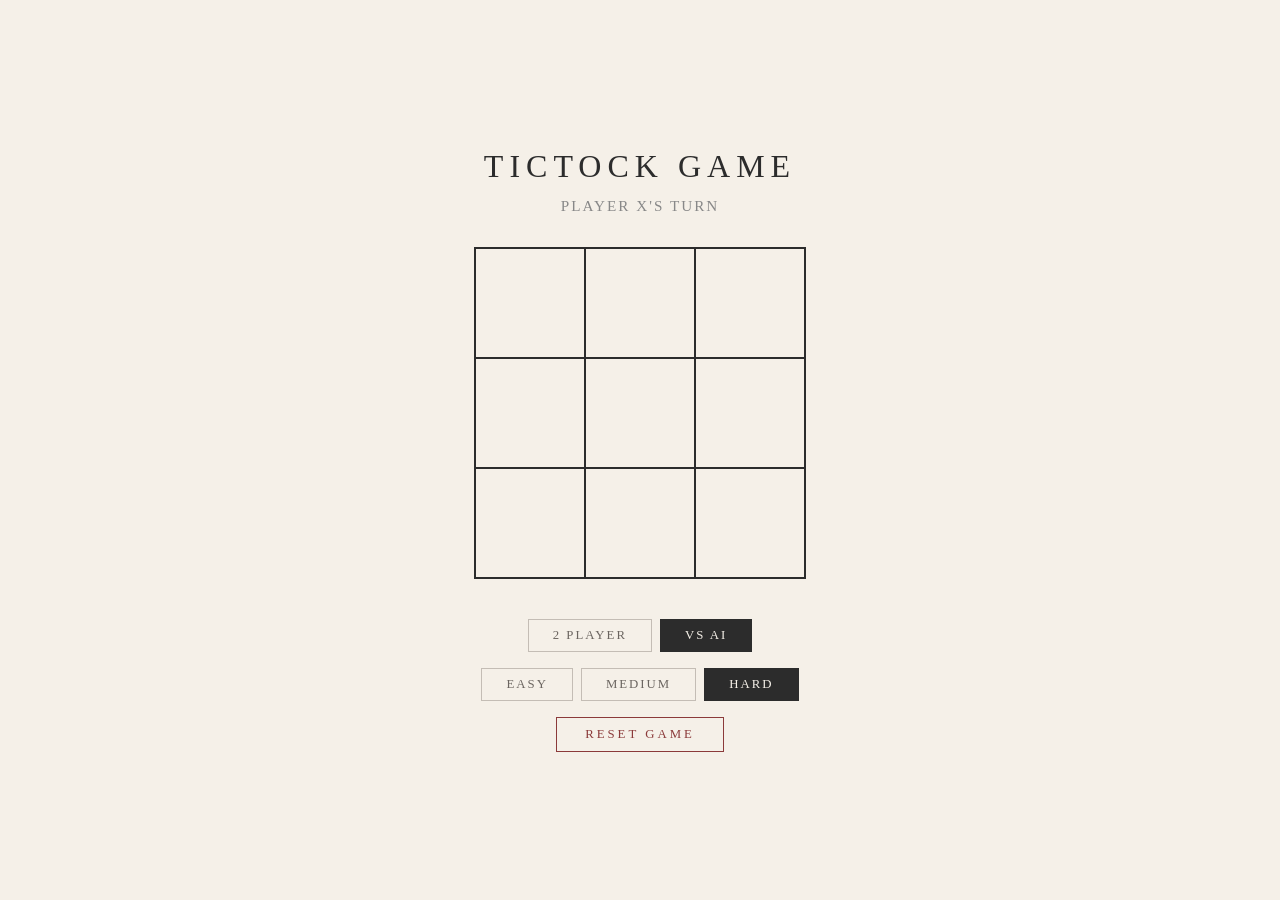
<file: tic-tac-toe/tictock.html>
<!DOCTYPE html>
<html lang="en">
<head>
    <meta charset="UTF-8">
    <meta name="viewport" content="width=device-width, initial-scale=1.0">
    <title>TicTock</title>
    <link rel="stylesheet" href="style.css">
</head>
<body>
    <h1>TicTock Game</h1>
    <div id="status">Player X's turn</div>
    <div id="board">
        <div class="cell" data-index="0"></div>
        <div class="cell" data-index="1"></div>
        <div class="cell" data-index="2"></div>
        <div class="cell" data-index="3"></div>
        <div class="cell" data-index="4"></div>
        <div class="cell" data-index="5"></div>
        <div class="cell" data-index="6"></div>
        <div class="cell" data-index="7"></div>
        <div class="cell" data-index="8"></div>
    </div>
    <div id="mode-toggle">
  <button onclick="setMode('human')" id="btn-human">2 Player</button>
  <button onclick="setMode('ai')" id="btn-ai" class="active">vs AI</button>
</div>
    <div id="difficulty">
  <button onclick="setDifficulty(2)">Easy</button>
  <button onclick="setDifficulty(4)">Medium</button>
  <button onclick="setDifficulty(9)" class="active">Hard</button>
</div>
    <button id="reset-button">Reset Game</button>
    <script>
        let difficulty = 9; // 9 = unbeatable, 2 = easy, 4 = medium
        let board = ['', '', '', '', '', '', '', '', ''];
        let currentPlayer = 'X';    
        let gameActive = true;
        let mode = "ai"; // "ai" or "human"
        const cells=document.querySelectorAll(".cell");
        const statusDiv=document.getElementById("status");
        const resetBtn=document.getElementById("reset-button");
        cells.forEach(function(cell){
            cell.addEventListener("click",handleClick);
        })
        function setMode(selected) {
  mode = selected;

  document.getElementById("btn-human").classList.toggle("active", selected === "human");
  document.getElementById("btn-ai").classList.toggle("active", selected === "ai");

  // hide difficulty buttons when in 2 player mode
  document.getElementById("difficulty").style.display = selected === "ai" ? "flex" : "none";

  resetGame();
}
       function handleClick(event) {
  const index = event.target.getAttribute("data-index");

  if (board[index] !== "" || gameActive === false) {
    return;
  }

  board[index] = currentPlayer;
  event.target.textContent = currentPlayer;
  event.target.classList.add(currentPlayer.toLowerCase());

  checkWinner();

  if (!gameActive) return;

  // switch turns
  if (currentPlayer === "X") {
    currentPlayer = "O";
  } else {
    currentPlayer = "X";
  }

  // respond based on mode
  if (mode === "ai" && currentPlayer === "O" && gameActive) {
    statusDiv.textContent = "AI is thinking...";
    setTimeout(aiMove, 300);
  } else {
    statusDiv.textContent = "Player " + currentPlayer + "'s turn";
  }
}
    const winningConditions=[
        [0,1,2],
        [3,4,5],
        [6,7,8],
        [0,3,6],
        [1,4,7],
        [2,5,8],
        [0,4,8],
        [2,4,6]
];
function checkWinner(){
    for(let i=0;i<winningConditions.length;i++){
        const [a,b,c]=winningConditions[i];
        if(board[a]===""||board[b]===""||board[c]===""){
            continue;
        }
        if(board[a]===board[b]&&board[b]===board[c]){
            statusDiv.textContent=`player${board[a]} wins!`;
            gameActive=false;
            return;
        }
    }
    if(!board.includes("")){
        statusDiv.textContent="It's a draw!";
        gameActive=false;
    }
}
function resetGame() {
  board = ["", "", "", "", "", "", "", "", ""];
  currentPlayer = "X";
  gameActive = true;
  statusDiv.textContent = "Player X's turn";

  cells.forEach(function(cell) {
    cell.textContent = "";
  });
}

resetBtn.addEventListener("click", resetGame);
function setDifficulty(level) {
  difficulty = level;
  document.querySelectorAll("#difficulty button").forEach(btn => {
    btn.classList.remove("active");
  });
  event.target.classList.add("active");
  resetGame();
}
function evaluate(){
    for(let i=0;i<winningConditions.length;i++){
        const [a,b,c]=winningConditions[i];
        if(board[a]===board[b]&&board[b]===board[c]){
            if(board[a]==="O"){
                return +10;
            }else if(board[a]==="X"){
                return -10;
            }
        }
    }
    return 0;
}
function minimax(isMaximizing, depth) {
  const score = evaluate();

  if (score === 10 || score === -10) return score;
  if (!board.includes("")) return 0;
  if (depth === 0) return 0; // stop looking further — add this

  if (isMaximizing) {
    let best = -Infinity;
    for (let i = 0; i < 9; i++) {
      if (board[i] === "") {
        board[i] = "O";
        best = Math.max(best, minimax(false, depth - 1)); // pass depth-1
        board[i] = "";
      }
    }
    return best;
  } else {
    let best = +Infinity;
    for (let i = 0; i < 9; i++) {
      if (board[i] === "") {
        board[i] = "X";
        best = Math.min(best, minimax(true, depth - 1)); // pass depth-1
        board[i] = "";
      }
    }
    return best;
  }
}
function aiMove() {
    console.log("AI thinking with depth:", difficulty);
    if (!gameActive) return;
  let bestScore = -Infinity;
  let bestIndex = -1;

  for (let i = 0; i < 9; i++) {
    if (board[i] === "") {
      board[i] = "O";
      let score = minimax(false, difficulty); // human's turn comes next
      board[i] = "";

      if (score > bestScore) {
        bestScore = score;
        bestIndex = i;
      }
    }
  }

  // Play the best move
  board[bestIndex] = "O";
  cells[bestIndex].textContent = "O";
  currentPlayer = "X";
  statusDiv.textContent = "Player X's turn";
  checkWinner();
}
</script>
</body>
</html>
</file>
<file: tic-tac-toe/style.css>
* {
  margin: 0;
  padding: 0;
  box-sizing: border-box;
}

body {
  font-family: Georgia, serif;
  min-height: 100vh;
  display: flex;
  flex-direction: column;
  align-items: center;
  justify-content: center;
  background-color: #f5f0e8;
  color: #2c2c2c;
}

h1 {
  font-size: 2rem;
  font-weight: normal;
  letter-spacing: 6px;
  text-transform: uppercase;
  margin-bottom: 12px;
  color: #2c2c2c;
}

#status {
  font-size: 0.95rem;
  margin-bottom: 32px;
  color: #888;
  letter-spacing: 2px;
  text-transform: uppercase;
}

#board {
  display: grid;
  grid-template-columns: repeat(3, 110px);
  gap: 0;
  margin-bottom: 40px;
  border: 1.5px solid #2c2c2c;
}

.cell {
  width: 110px;
  height: 110px;
  background-color: #f5f0e8;
  border: 1.5px solid #2c2c2c;
  font-size: 48px;
  font-family: Georgia, serif;
  display: flex;
  align-items: center;
  justify-content: center;
  cursor: pointer;
  transition: background-color 0.15s;
}

.cell:hover {
  background-color: #ede8de;
}

.cell.x {
  color: #8b3a3a;
}

.cell.o {
  color: #3a5f8b;
}

#difficulty {
  display: flex;
  gap: 8px;
  margin-bottom: 16px;
  justify-content: center;
}

#difficulty button {
  padding: 8px 24px;
  font-family: Georgia, serif;
  font-size: 0.8rem;
  letter-spacing: 2px;
  text-transform: uppercase;
  background-color: transparent;
  color: #6b6560;
  border: 1px solid #c4bdb5;
  cursor: pointer;
  transition: all 0.15s;
}

#difficulty button:hover {
  background-color: #2c2c2c;
  color: #f5f0e8;
  border-color: #2c2c2c;
}

#difficulty button.active {
  background-color: #2c2c2c;
  color: #f5f0e8;
  border-color: #2c2c2c;
}

#reset-button {
  display: block;
  margin: 0 auto;
  padding: 9px 28px;
  font-family: Georgia, serif;
  font-size: 0.8rem;
  letter-spacing: 3px;
  text-transform: uppercase;
  background-color: transparent;
  color: #8b3a3a;
  border: 1px solid #8b3a3a;
  cursor: pointer;
  transition: all 0.15s;
}

#reset-button:hover {
  background-color: #8b3a3a;
  color: #f5f0e8;
}
#mode-toggle {
  display: flex;
  gap: 8px;
  margin-bottom: 16px;
  justify-content: center;
}

#mode-toggle button {
  padding: 8px 24px;
  font-family: Georgia, serif;
  font-size: 0.8rem;
  letter-spacing: 2px;
  text-transform: uppercase;
  background-color: transparent;
  color: #6b6560;
  border: 1px solid #c4bdb5;
  cursor: pointer;
  transition: all 0.15s;
}

#mode-toggle button:hover {
  background-color: #2c2c2c;
  color: #f5f0e8;
  border-color: #2c2c2c;
}

#mode-toggle button.active {
  background-color: #2c2c2c;
  color: #f5f0e8;
  border-color: #2c2c2c;
}
</file>
